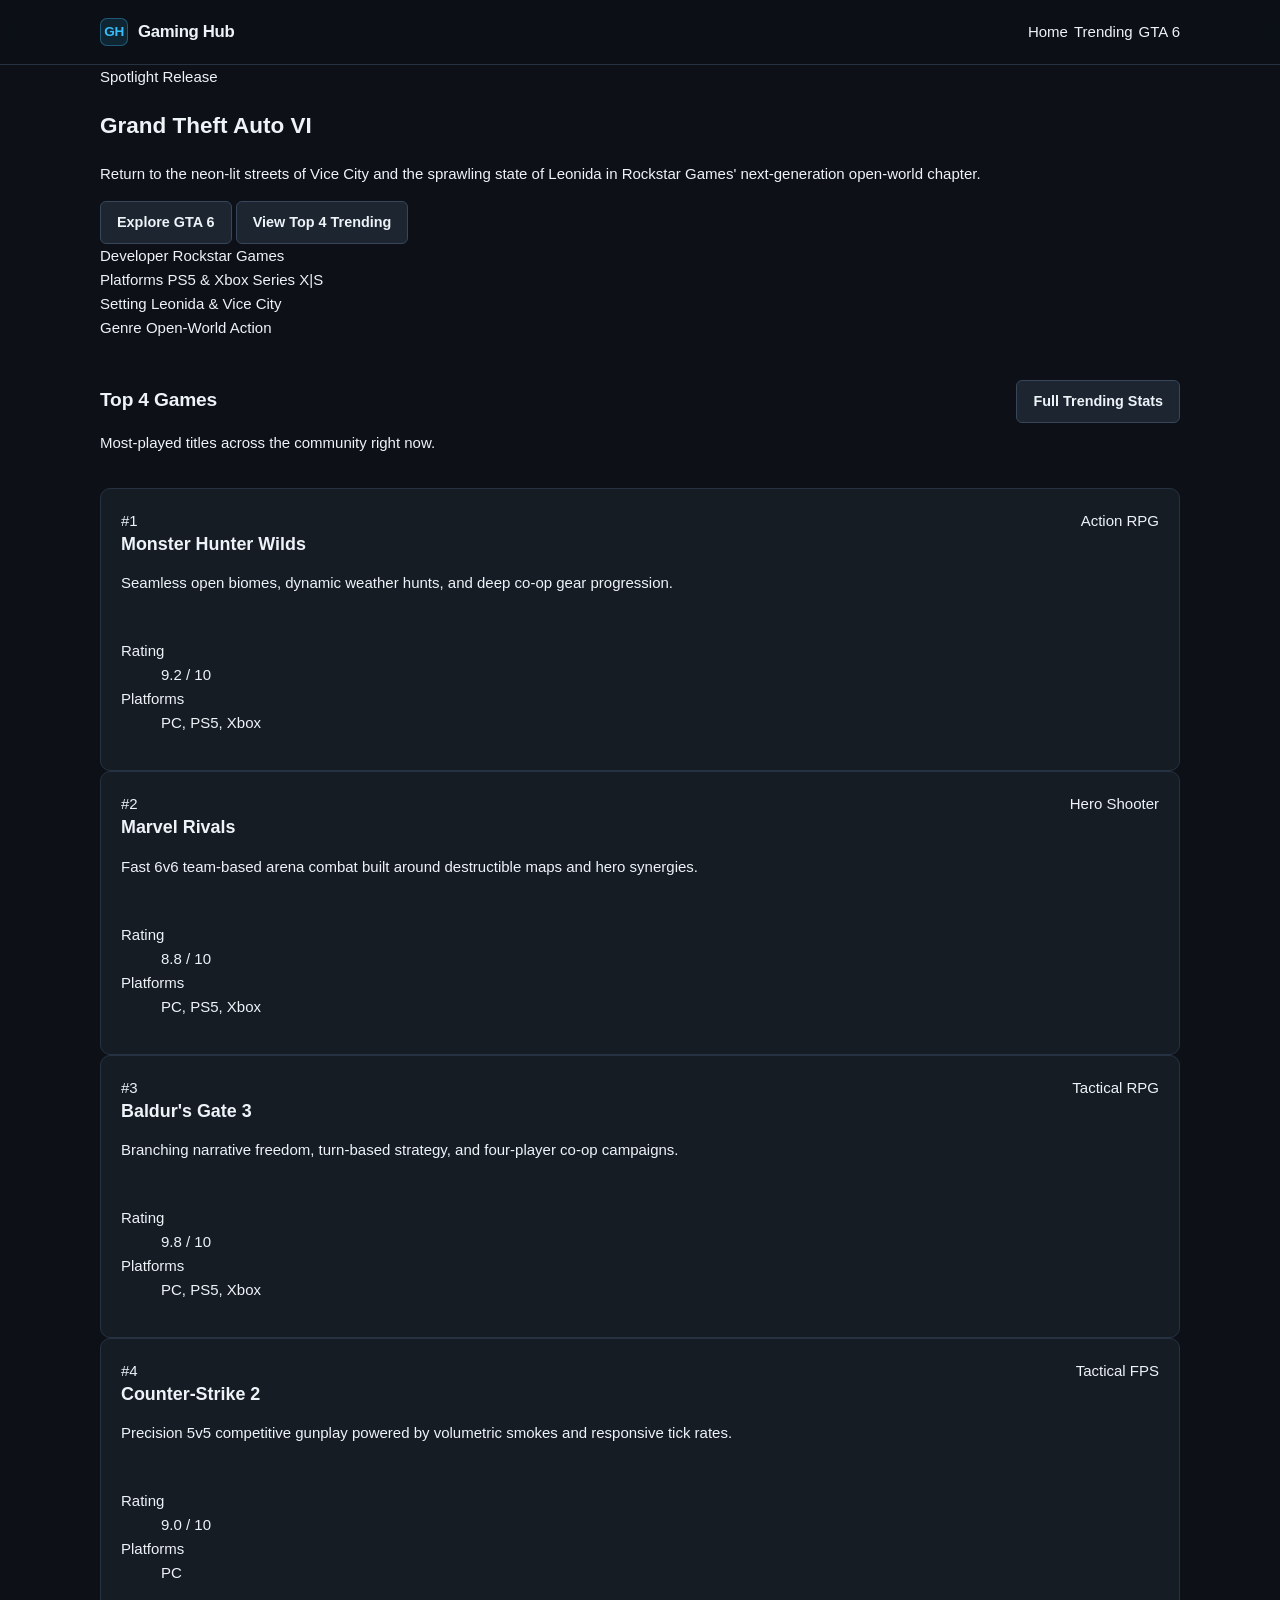
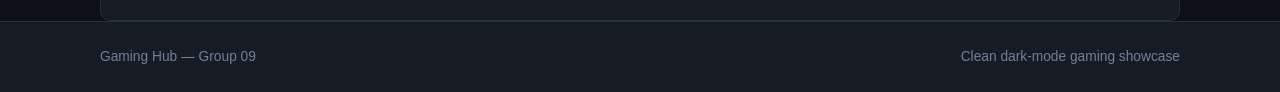
<file: index.html>
<!DOCTYPE html>
<html lang="en">
  <head>
    <meta charset="UTF-8" />
    <meta name="viewport" content="width=device-width, initial-scale=1.0" />
    <title>Gaming Hub — Home</title>
    <link rel="stylesheet" href="style.css" />
  </head>
  <body>
    <header class="site-header">
      <div class="container nav-bar">
        <a class="brand" href="index.html">
          <span class="brand-mark" aria-hidden="true">GH</span>
          <span>Gaming Hub</span>
        </a>
        <nav aria-label="Main navigation">
          <ul class="nav-links">
            <li><a href="index.html" aria-current="page">Home</a></li>
            <li><a href="trending.html">Trending</a></li>
            <li><a href="gta6.html">GTA 6</a></li>
          </ul>
        </nav>
      </div>
    </header>

    <main class="container">
      <!-- GTA 6 Spotlight -->
      <section class="spotlight" aria-labelledby="spotlight-heading">
        <div class="spotlight-grid">
          <div>
            <span class="badge badge-gta">Spotlight Release</span>
            <h1 id="spotlight-heading">Grand Theft Auto VI</h1>
            <p>
              Return to the neon-lit streets of Vice City and the sprawling state
              of Leonida in Rockstar Games' next-generation open-world chapter.
            </p>
            <div class="actions-row">
              <a class="btn btn-gta" href="gta6.html">Explore GTA 6</a>
              <a class="btn btn-secondary" href="trending.html">View Top 4 Trending</a>
            </div>
          </div>

          <aside class="meta-panel" aria-label="GTA 6 Quick Facts">
            <div class="meta-row">
              <span class="meta-label">Developer</span>
              <span class="meta-value">Rockstar Games</span>
            </div>
            <div class="meta-row">
              <span class="meta-label">Platforms</span>
              <span class="meta-value">PS5 &amp; Xbox Series X|S</span>
            </div>
            <div class="meta-row">
              <span class="meta-label">Setting</span>
              <span class="meta-value">Leonida &amp; Vice City</span>
            </div>
            <div class="meta-row">
              <span class="meta-label">Genre</span>
              <span class="meta-value">Open-World Action</span>
            </div>
          </aside>
        </div>
      </section>

      <!-- Top 4 Games Showcase -->
      <section class="section" aria-labelledby="top-games-heading">
        <div class="section-header">
          <div>
            <h2 class="section-title" id="top-games-heading">Top 4 Games</h2>
            <p class="section-subtitle">
              Most-played titles across the community right now.
            </p>
          </div>
          <a class="btn btn-secondary" href="trending.html">Full Trending Stats</a>
        </div>

        <div class="card-grid">
          <article class="card">
            <div>
              <div class="card-top">
                <span class="badge badge-rank">#1</span>
                <span class="badge">Action RPG</span>
              </div>
              <h3 class="card-title">Monster Hunter Wilds</h3>
              <p class="card-desc">
                Seamless open biomes, dynamic weather hunts, and deep co-op gear progression.
              </p>
            </div>
            <dl class="stat-list">
              <div class="stat-item">
                <dt>Rating</dt>
                <dd>9.2 / 10</dd>
              </div>
              <div class="stat-item">
                <dt>Platforms</dt>
                <dd>PC, PS5, Xbox</dd>
              </div>
            </dl>
          </article>

          <article class="card">
            <div>
              <div class="card-top">
                <span class="badge badge-rank">#2</span>
                <span class="badge">Hero Shooter</span>
              </div>
              <h3 class="card-title">Marvel Rivals</h3>
              <p class="card-desc">
                Fast 6v6 team-based arena combat built around destructible maps and hero synergies.
              </p>
            </div>
            <dl class="stat-list">
              <div class="stat-item">
                <dt>Rating</dt>
                <dd>8.8 / 10</dd>
              </div>
              <div class="stat-item">
                <dt>Platforms</dt>
                <dd>PC, PS5, Xbox</dd>
              </div>
            </dl>
          </article>

          <article class="card">
            <div>
              <div class="card-top">
                <span class="badge badge-rank">#3</span>
                <span class="badge">Tactical RPG</span>
              </div>
              <h3 class="card-title">Baldur's Gate 3</h3>
              <p class="card-desc">
                Branching narrative freedom, turn-based strategy, and four-player co-op campaigns.
              </p>
            </div>
            <dl class="stat-list">
              <div class="stat-item">
                <dt>Rating</dt>
                <dd>9.8 / 10</dd>
              </div>
              <div class="stat-item">
                <dt>Platforms</dt>
                <dd>PC, PS5, Xbox</dd>
              </div>
            </dl>
          </article>

          <article class="card">
            <div>
              <div class="card-top">
                <span class="badge badge-rank">#4</span>
                <span class="badge">Tactical FPS</span>
              </div>
              <h3 class="card-title">Counter-Strike 2</h3>
              <p class="card-desc">
                Precision 5v5 competitive gunplay powered by volumetric smokes and responsive tick rates.
              </p>
            </div>
            <dl class="stat-list">
              <div class="stat-item">
                <dt>Rating</dt>
                <dd>9.0 / 10</dd>
              </div>
              <div class="stat-item">
                <dt>Platforms</dt>
                <dd>PC</dd>
              </div>
            </dl>
          </article>
        </div>
      </section>
    </main>

    <footer class="site-footer">
      <div class="container footer-inner">
        <span>Gaming Hub &mdash; Group 09</span>
        <span>Clean dark-mode gaming showcase</span>
      </div>
    </footer>
  </body>
</html>
</file>
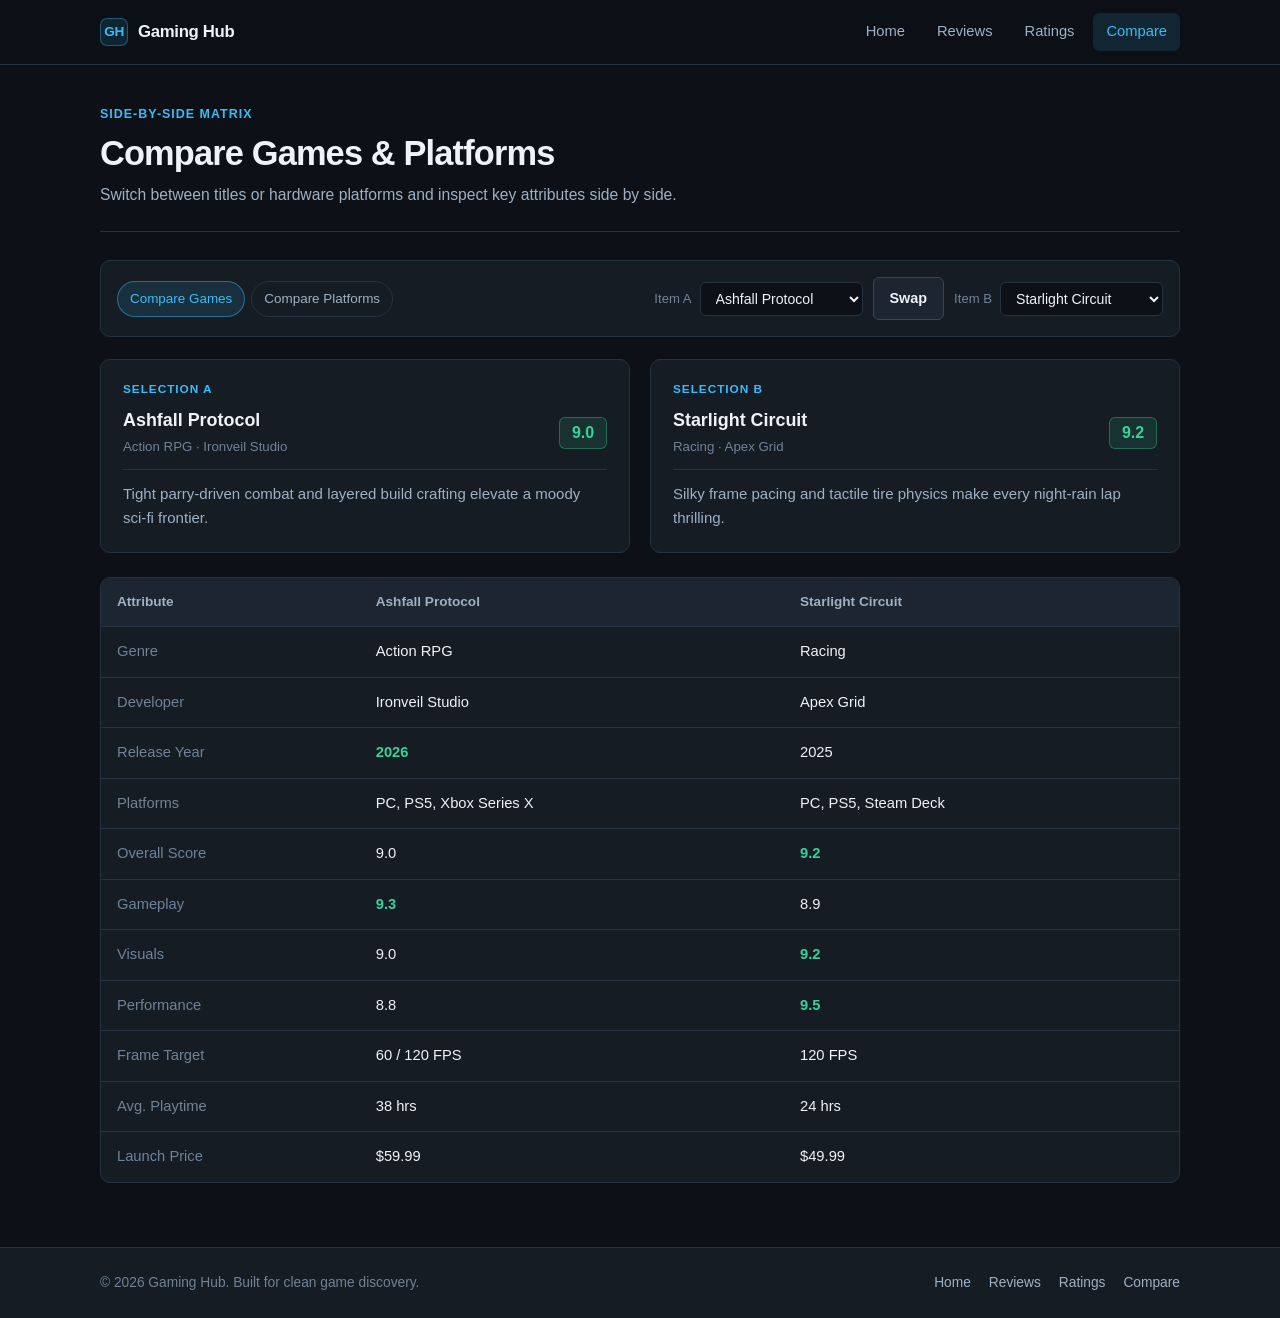
<file: compare.html>
<!DOCTYPE html>
<html lang="en">
  <head>
    <meta charset="UTF-8" />
    <meta name="viewport" content="width=device-width, initial-scale=1.0" />
    <title>Compare — Gaming Hub</title>
    <link rel="stylesheet" href="style.css" />
    <script src="app.js" defer></script>
  </head>
  <body data-page="compare">
    <header class="site-header">
      <div class="container nav-bar">
        <a class="brand" href="index.html">
          <span class="brand-mark" aria-hidden="true">GH</span>
          <span>Gaming Hub</span>
        </a>

        <button
          type="button"
          class="nav-toggle"
          data-nav-toggle
          aria-expanded="false"
          aria-controls="primary-nav"
        >
          Menu
        </button>

        <nav aria-label="Primary">
          <ul id="primary-nav" class="nav-links" data-nav-links>
            <li><a class="nav-link" href="index.html">Home</a></li>
            <li><a class="nav-link" href="reviews.html">Reviews</a></li>
            <li><a class="nav-link" href="ratings.html">Ratings</a></li>
            <li><a class="nav-link" href="compare.html" aria-current="page">Compare</a></li>
          </ul>
        </nav>
      </div>
    </header>

    <main>
      <div class="container">
        <header class="page-header">
          <span class="eyebrow">Side-by-Side Matrix</span>
          <h1 class="page-title">Compare Games &amp; Platforms</h1>
          <p class="page-subtitle">
            Switch between titles or hardware platforms and inspect key attributes side by side.
          </p>
        </header>

        <section aria-label="Comparison controls">
          <div class="compare-toolbar">
            <div class="filter-pills" role="group" aria-label="Comparison mode">
              <button type="button" class="pill-btn is-active" data-compare-mode="games">
                Compare Games
              </button>
              <button type="button" class="pill-btn" data-compare-mode="platforms">
                Compare Platforms
              </button>
            </div>

            <div class="compare-selectors">
              <div class="control-field">
                <label class="control-label" for="compare-select-a">Item A</label>
                <select id="compare-select-a" class="select"></select>
              </div>

              <button type="button" id="compare-swap-btn" class="btn" aria-label="Swap selections">
                Swap
              </button>

              <div class="control-field">
                <label class="control-label" for="compare-select-b">Item B</label>
                <select id="compare-select-b" class="select"></select>
              </div>
            </div>
          </div>
        </section>

        <section aria-label="Selected item summaries">
          <div id="compare-cards" class="compare-cards"></div>
        </section>

        <section aria-label="Attribute comparison table">
          <div class="compare-table-wrap">
            <table class="compare-table">
              <thead>
                <tr>
                  <th scope="col">Attribute</th>
                  <th id="compare-th-a" scope="col">Selection A</th>
                  <th id="compare-th-b" scope="col">Selection B</th>
                </tr>
              </thead>
              <tbody id="compare-table-body"></tbody>
            </table>
          </div>
        </section>
      </div>
    </main>

    <footer class="site-footer">
      <div class="container footer-inner">
        <p style="margin: 0;">&copy; 2026 Gaming Hub. Built for clean game discovery.</p>
        <ul class="footer-links">
          <li><a href="index.html">Home</a></li>
          <li><a href="reviews.html">Reviews</a></li>
          <li><a href="ratings.html">Ratings</a></li>
          <li><a href="compare.html">Compare</a></li>
        </ul>
      </div>
    </footer>
  </body>
</html>
</file>
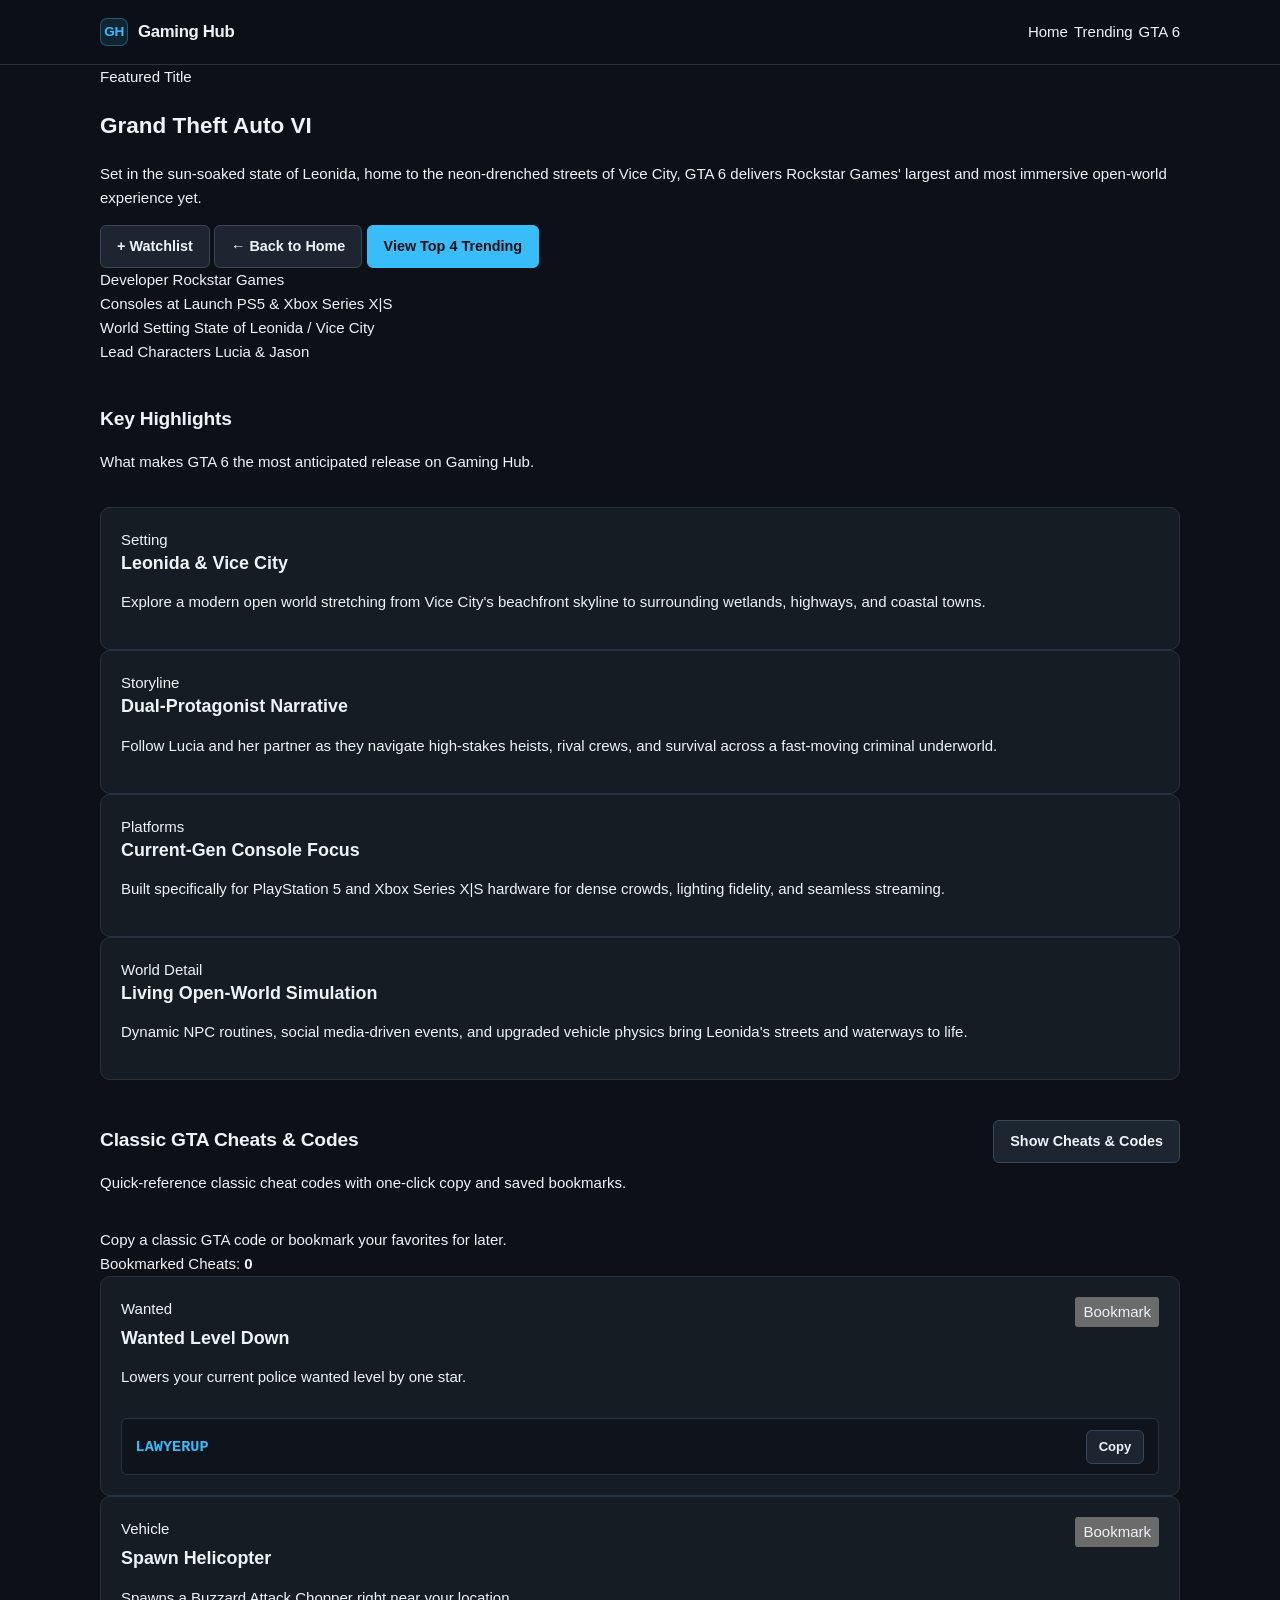
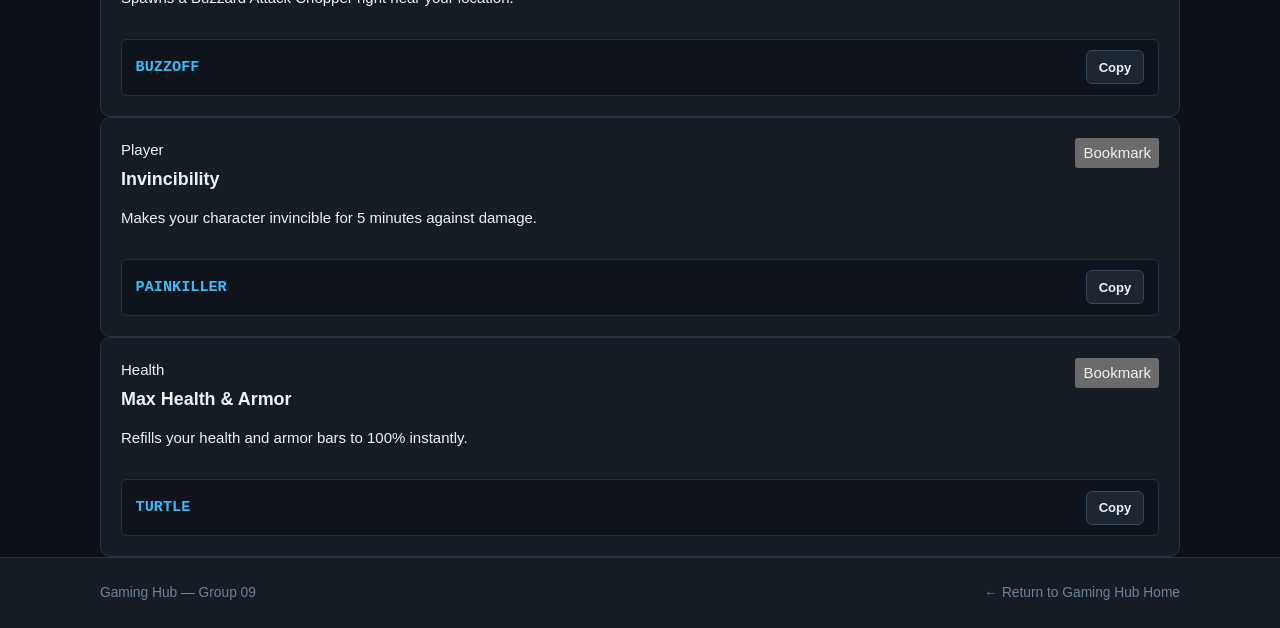
<file: gta6.html>
<!DOCTYPE html>
<html lang="en">
  <head>
    <meta charset="UTF-8" />
    <meta name="viewport" content="width=device-width, initial-scale=1.0" />
    <title>Gaming Hub — Grand Theft Auto VI</title>
    <link rel="stylesheet" href="style.css" />
    <script src="script.js" defer></script>
  </head>
  <body>
    <header class="site-header">
      <div class="container nav-bar">
        <a class="brand" href="index.html">
          <span class="brand-mark" aria-hidden="true">GH</span>
          <span>Gaming Hub</span>
        </a>
        <nav aria-label="Main navigation">
          <ul class="nav-links">
            <li><a href="index.html">Home</a></li>
            <li><a href="trending.html">Trending</a></li>
            <li><a href="gta6.html" aria-current="page">GTA 6</a></li>
          </ul>
        </nav>
      </div>
    </header>

    <main class="container">
      <!-- GTA 6 Hero Overview -->
      <section class="spotlight" aria-labelledby="gta6-title">
        <div class="spotlight-grid">
          <div>
            <span class="badge badge-gta">Featured Title</span>
            <h1 id="gta6-title">Grand Theft Auto VI</h1>
            <p>
              Set in the sun-soaked state of Leonida, home to the neon-drenched
              streets of Vice City, GTA 6 delivers Rockstar Games' largest and
              most immersive open-world experience yet.
            </p>
            <div class="actions-row">
              <button
                class="btn btn-secondary btn-watchlist"
                type="button"
                data-watchlist-id="gta-6"
                aria-pressed="false"
              >
                + Watchlist
              </button>
              <a class="btn btn-secondary" href="index.html">&larr; Back to Home</a>
              <a class="btn btn-primary" href="trending.html">View Top 4 Trending</a>
            </div>
          </div>

          <aside class="meta-panel" aria-label="Release and Platform Details">
            <div class="meta-row">
              <span class="meta-label">Developer</span>
              <span class="meta-value">Rockstar Games</span>
            </div>
            <div class="meta-row">
              <span class="meta-label">Consoles at Launch</span>
              <span class="meta-value">PS5 &amp; Xbox Series X|S</span>
            </div>
            <div class="meta-row">
              <span class="meta-label">World Setting</span>
              <span class="meta-value">State of Leonida / Vice City</span>
            </div>
            <div class="meta-row">
              <span class="meta-label">Lead Characters</span>
              <span class="meta-value">Lucia &amp; Jason</span>
            </div>
          </aside>
        </div>
      </section>

      <!-- Key Highlights -->
      <section class="section" aria-labelledby="highlights-heading">
        <div class="section-header">
          <div>
            <h2 class="section-title" id="highlights-heading">Key Highlights</h2>
            <p class="section-subtitle">
              What makes GTA 6 the most anticipated release on Gaming Hub.
            </p>
          </div>
        </div>

        <div class="card-grid-2">
          <article class="card">
            <div>
              <span class="badge badge-gta">Setting</span>
              <h3 class="card-title">Leonida &amp; Vice City</h3>
              <p class="card-desc">
                Explore a modern open world stretching from Vice City's beachfront
                skyline to surrounding wetlands, highways, and coastal towns.
              </p>
            </div>
          </article>

          <article class="card">
            <div>
              <span class="badge">Storyline</span>
              <h3 class="card-title">Dual-Protagonist Narrative</h3>
              <p class="card-desc">
                Follow Lucia and her partner as they navigate high-stakes heists,
                rival crews, and survival across a fast-moving criminal underworld.
              </p>
            </div>
          </article>

          <article class="card">
            <div>
              <span class="badge">Platforms</span>
              <h3 class="card-title">Current-Gen Console Focus</h3>
              <p class="card-desc">
                Built specifically for PlayStation 5 and Xbox Series X|S hardware
                for dense crowds, lighting fidelity, and seamless streaming.
              </p>
            </div>
          </article>

          <article class="card">
            <div>
              <span class="badge">World Detail</span>
              <h3 class="card-title">Living Open-World Simulation</h3>
              <p class="card-desc">
                Dynamic NPC routines, social media-driven events, and upgraded
                vehicle physics bring Leonida's streets and waterways to life.
              </p>
            </div>
          </article>
        </div>
      </section>

      <!-- Classic GTA Cheats & Codes -->
      <section class="section" aria-labelledby="cheats-heading">
        <div class="section-header">
          <div>
            <h2 class="section-title" id="cheats-heading">Classic GTA Cheats &amp; Codes</h2>
            <p class="section-subtitle">
              Quick-reference classic cheat codes with one-click copy and saved bookmarks.
            </p>
          </div>
          <button
            id="toggle-cheats-btn"
            class="btn btn-gta"
            type="button"
            aria-expanded="false"
            aria-controls="cheats-panel"
          >
            Show Cheats &amp; Codes
          </button>
        </div>

        <div id="cheats-panel" class="is-hidden">
          <div class="toolbar" role="region" aria-label="Cheat bookmarks summary">
            <span class="card-desc">
              Copy a classic GTA code or bookmark your favorites for later.
            </span>
            <div class="watchlist-counter">
              Bookmarked Cheats: <strong id="cheats-bookmark-count">0</strong>
            </div>
          </div>

          <div class="card-grid-2">
            <article class="card">
              <div>
                <div class="card-top">
                  <span class="badge badge-gta">Wanted</span>
                  <button
                    class="filter-btn"
                    type="button"
                    data-cheat-bookmark="wanted-level-down"
                    aria-pressed="false"
                  >
                    Bookmark
                  </button>
                </div>
                <h3 class="card-title">Wanted Level Down</h3>
                <p class="card-desc">
                  Lowers your current police wanted level by one star.
                </p>
              </div>
              <div
                style="
                  display: flex;
                  align-items: center;
                  justify-content: space-between;
                  gap: 0.75rem;
                  padding: 0.65rem 0.85rem;
                  border-radius: var(--radius-sm);
                  background: rgba(11, 15, 23, 0.65);
                  border: 1px solid var(--border-subtle);
                "
              >
                <code style="font-size: 0.95rem; font-weight: 700; color: var(--accent);">
                  LAWYERUP
                </code>
                <button
                  class="btn btn-secondary"
                  type="button"
                  data-copy-code="LAWYERUP"
                  aria-label="Copy Wanted Level Down code"
                  style="padding: 0.35rem 0.75rem; font-size: 0.82rem;"
                >
                  Copy
                </button>
              </div>
            </article>

            <article class="card">
              <div>
                <div class="card-top">
                  <span class="badge badge-gta">Vehicle</span>
                  <button
                    class="filter-btn"
                    type="button"
                    data-cheat-bookmark="spawn-helicopter"
                    aria-pressed="false"
                  >
                    Bookmark
                  </button>
                </div>
                <h3 class="card-title">Spawn Helicopter</h3>
                <p class="card-desc">
                  Spawns a Buzzard Attack Chopper right near your location.
                </p>
              </div>
              <div
                style="
                  display: flex;
                  align-items: center;
                  justify-content: space-between;
                  gap: 0.75rem;
                  padding: 0.65rem 0.85rem;
                  border-radius: var(--radius-sm);
                  background: rgba(11, 15, 23, 0.65);
                  border: 1px solid var(--border-subtle);
                "
              >
                <code style="font-size: 0.95rem; font-weight: 700; color: var(--accent);">
                  BUZZOFF
                </code>
                <button
                  class="btn btn-secondary"
                  type="button"
                  data-copy-code="BUZZOFF"
                  aria-label="Copy Spawn Helicopter code"
                  style="padding: 0.35rem 0.75rem; font-size: 0.82rem;"
                >
                  Copy
                </button>
              </div>
            </article>

            <article class="card">
              <div>
                <div class="card-top">
                  <span class="badge badge-gta">Player</span>
                  <button
                    class="filter-btn"
                    type="button"
                    data-cheat-bookmark="invincibility"
                    aria-pressed="false"
                  >
                    Bookmark
                  </button>
                </div>
                <h3 class="card-title">Invincibility</h3>
                <p class="card-desc">
                  Makes your character invincible for 5 minutes against damage.
                </p>
              </div>
              <div
                style="
                  display: flex;
                  align-items: center;
                  justify-content: space-between;
                  gap: 0.75rem;
                  padding: 0.65rem 0.85rem;
                  border-radius: var(--radius-sm);
                  background: rgba(11, 15, 23, 0.65);
                  border: 1px solid var(--border-subtle);
                "
              >
                <code style="font-size: 0.95rem; font-weight: 700; color: var(--accent);">
                  PAINKILLER
                </code>
                <button
                  class="btn btn-secondary"
                  type="button"
                  data-copy-code="PAINKILLER"
                  aria-label="Copy Invincibility code"
                  style="padding: 0.35rem 0.75rem; font-size: 0.82rem;"
                >
                  Copy
                </button>
              </div>
            </article>

            <article class="card">
              <div>
                <div class="card-top">
                  <span class="badge badge-gta">Health</span>
                  <button
                    class="filter-btn"
                    type="button"
                    data-cheat-bookmark="max-health-armor"
                    aria-pressed="false"
                  >
                    Bookmark
                  </button>
                </div>
                <h3 class="card-title">Max Health &amp; Armor</h3>
                <p class="card-desc">
                  Refills your health and armor bars to 100% instantly.
                </p>
              </div>
              <div
                style="
                  display: flex;
                  align-items: center;
                  justify-content: space-between;
                  gap: 0.75rem;
                  padding: 0.65rem 0.85rem;
                  border-radius: var(--radius-sm);
                  background: rgba(11, 15, 23, 0.65);
                  border: 1px solid var(--border-subtle);
                "
              >
                <code style="font-size: 0.95rem; font-weight: 700; color: var(--accent);">
                  TURTLE
                </code>
                <button
                  class="btn btn-secondary"
                  type="button"
                  data-copy-code="TURTLE"
                  aria-label="Copy Max Health and Armor code"
                  style="padding: 0.35rem 0.75rem; font-size: 0.82rem;"
                >
                  Copy
                </button>
              </div>
            </article>
          </div>
        </div>
      </section>
    </main>

    <footer class="site-footer">
      <div class="container footer-inner">
        <span>Gaming Hub &mdash; Group 09</span>
        <a href="index.html">&larr; Return to Gaming Hub Home</a>
      </div>
    </footer>
  </body>
</html>
</file>
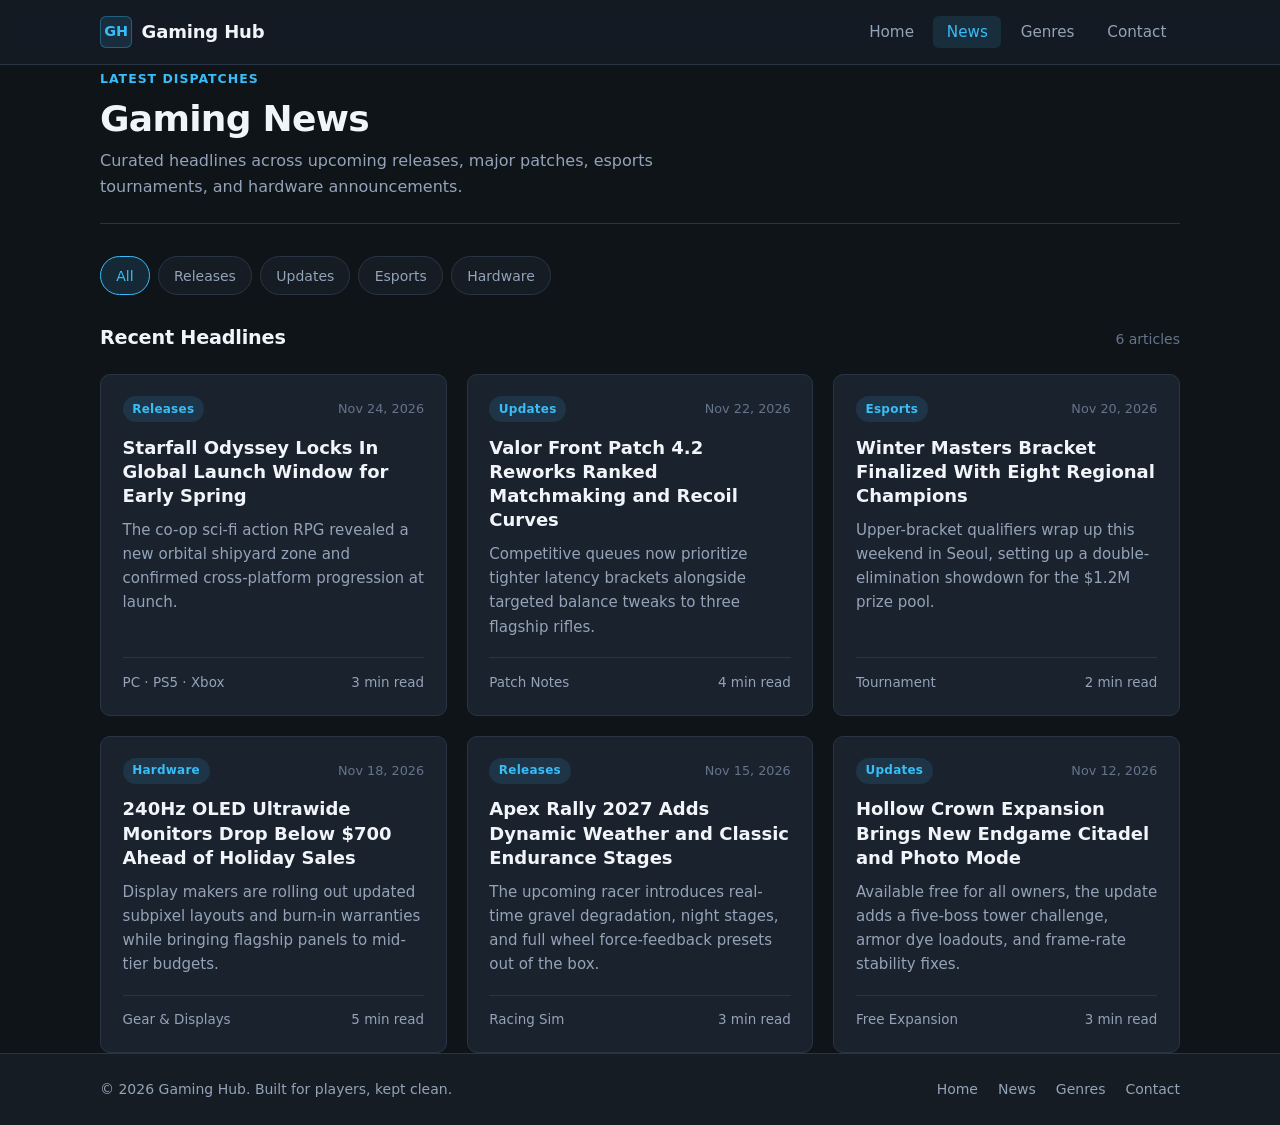
<file: news.html>
<!DOCTYPE html>
<html lang="en">
  <head>
    <meta charset="UTF-8" />
    <meta name="viewport" content="width=device-width, initial-scale=1.0" />
    <title>News — Gaming Hub</title>
    <link rel="stylesheet" href="css/news.css" />
  </head>
  <body>
    <header class="site-header">
      <div class="container navbar">
        <a class="brand" href="index.html">
          <span class="brand-mark" aria-hidden="true">GH</span>
          <span>Gaming Hub</span>
        </a>
        <button
          class="nav-toggle"
          type="button"
          aria-expanded="false"
          aria-controls="primary-nav"
          aria-label="Toggle navigation"
        >
          Menu
        </button>
        <nav id="primary-nav" aria-label="Primary">
          <ul class="nav-links">
            <li><a class="nav-link" href="index.html">Home</a></li>
            <li>
              <a class="nav-link active" href="news.html" aria-current="page"
                >News</a
              >
            </li>
            <li><a class="nav-link" href="genres.html">Genres</a></li>
            <li><a class="nav-link" href="contact.html">Contact</a></li>
          </ul>
        </nav>
      </div>
    </header>

    <main class="container">
      <section class="page-header">
        <span class="page-eyebrow">Latest Dispatches</span>
        <h1>Gaming News</h1>
        <p class="page-lead">
          Curated headlines across upcoming releases, major patches, esports
          tournaments, and hardware announcements.
        </p>
      </section>

      <section aria-label="News filter and articles">
        <div class="filter-bar" role="group" aria-label="Filter news by topic">
          <button
            class="filter-btn active"
            type="button"
            data-filter="all"
            aria-pressed="true"
          >
            All
          </button>
          <button
            class="filter-btn"
            type="button"
            data-filter="releases"
            aria-pressed="false"
          >
            Releases
          </button>
          <button
            class="filter-btn"
            type="button"
            data-filter="updates"
            aria-pressed="false"
          >
            Updates
          </button>
          <button
            class="filter-btn"
            type="button"
            data-filter="esports"
            aria-pressed="false"
          >
            Esports
          </button>
          <button
            class="filter-btn"
            type="button"
            data-filter="hardware"
            aria-pressed="false"
          >
            Hardware
          </button>
        </div>

        <div class="section-heading">
          <h2>Recent Headlines</h2>
          <span id="news-count" class="results-count">6 articles</span>
        </div>

        <div id="news-grid" class="card-grid">
          <article class="card news-card" data-category="releases">
            <div class="card-meta">
              <span class="badge">Releases</span>
              <time datetime="2026-11-24">Nov 24, 2026</time>
            </div>
            <h3 class="card-title">
              Starfall Odyssey Locks In Global Launch Window for Early Spring
            </h3>
            <p class="card-text">
              The co-op sci-fi action RPG revealed a new orbital shipyard zone and
              confirmed cross-platform progression at launch.
            </p>
            <div class="card-footer">
              <span>PC · PS5 · Xbox</span>
              <span>3 min read</span>
            </div>
          </article>

          <article class="card news-card" data-category="updates">
            <div class="card-meta">
              <span class="badge">Updates</span>
              <time datetime="2026-11-22">Nov 22, 2026</time>
            </div>
            <h3 class="card-title">
              Valor Front Patch 4.2 Reworks Ranked Matchmaking and Recoil Curves
            </h3>
            <p class="card-text">
              Competitive queues now prioritize tighter latency brackets alongside
              targeted balance tweaks to three flagship rifles.
            </p>
            <div class="card-footer">
              <span>Patch Notes</span>
              <span>4 min read</span>
            </div>
          </article>

          <article class="card news-card" data-category="esports">
            <div class="card-meta">
              <span class="badge">Esports</span>
              <time datetime="2026-11-20">Nov 20, 2026</time>
            </div>
            <h3 class="card-title">
              Winter Masters Bracket Finalized With Eight Regional Champions
            </h3>
            <p class="card-text">
              Upper-bracket qualifiers wrap up this weekend in Seoul, setting up
              a double-elimination showdown for the $1.2M prize pool.
            </p>
            <div class="card-footer">
              <span>Tournament</span>
              <span>2 min read</span>
            </div>
          </article>

          <article class="card news-card" data-category="hardware">
            <div class="card-meta">
              <span class="badge">Hardware</span>
              <time datetime="2026-11-18">Nov 18, 2026</time>
            </div>
            <h3 class="card-title">
              240Hz OLED Ultrawide Monitors Drop Below $700 Ahead of Holiday
              Sales
            </h3>
            <p class="card-text">
              Display makers are rolling out updated subpixel layouts and burn-in
              warranties while bringing flagship panels to mid-tier budgets.
            </p>
            <div class="card-footer">
              <span>Gear &amp; Displays</span>
              <span>5 min read</span>
            </div>
          </article>

          <article class="card news-card" data-category="releases">
            <div class="card-meta">
              <span class="badge">Releases</span>
              <time datetime="2026-11-15">Nov 15, 2026</time>
            </div>
            <h3 class="card-title">
              Apex Rally 2027 Adds Dynamic Weather and Classic Endurance Stages
            </h3>
            <p class="card-text">
              The upcoming racer introduces real-time gravel degradation, night
              stages, and full wheel force-feedback presets out of the box.
            </p>
            <div class="card-footer">
              <span>Racing Sim</span>
              <span>3 min read</span>
            </div>
          </article>

          <article class="card news-card" data-category="updates">
            <div class="card-meta">
              <span class="badge">Updates</span>
              <time datetime="2026-11-12">Nov 12, 2026</time>
            </div>
            <h3 class="card-title">
              Hollow Crown Expansion Brings New Endgame Citadel and Photo Mode
            </h3>
            <p class="card-text">
              Available free for all owners, the update adds a five-boss tower
              challenge, armor dye loadouts, and frame-rate stability fixes.
            </p>
            <div class="card-footer">
              <span>Free Expansion</span>
              <span>3 min read</span>
            </div>
          </article>
        </div>

        <p id="news-empty" class="empty-state hidden">
          No news articles match this category right now.
        </p>
      </section>
    </main>

    <footer class="site-footer">
      <div class="container footer-inner">
        <p>&copy; 2026 Gaming Hub. Built for players, kept clean.</p>
        <ul class="footer-links">
          <li><a href="index.html">Home</a></li>
          <li><a href="news.html">News</a></li>
          <li><a href="genres.html">Genres</a></li>
          <li><a href="contact.html">Contact</a></li>
        </ul>
      </div>
    </footer>

    <script src="js/news.js"></script>
  </body>
</html>
</file>
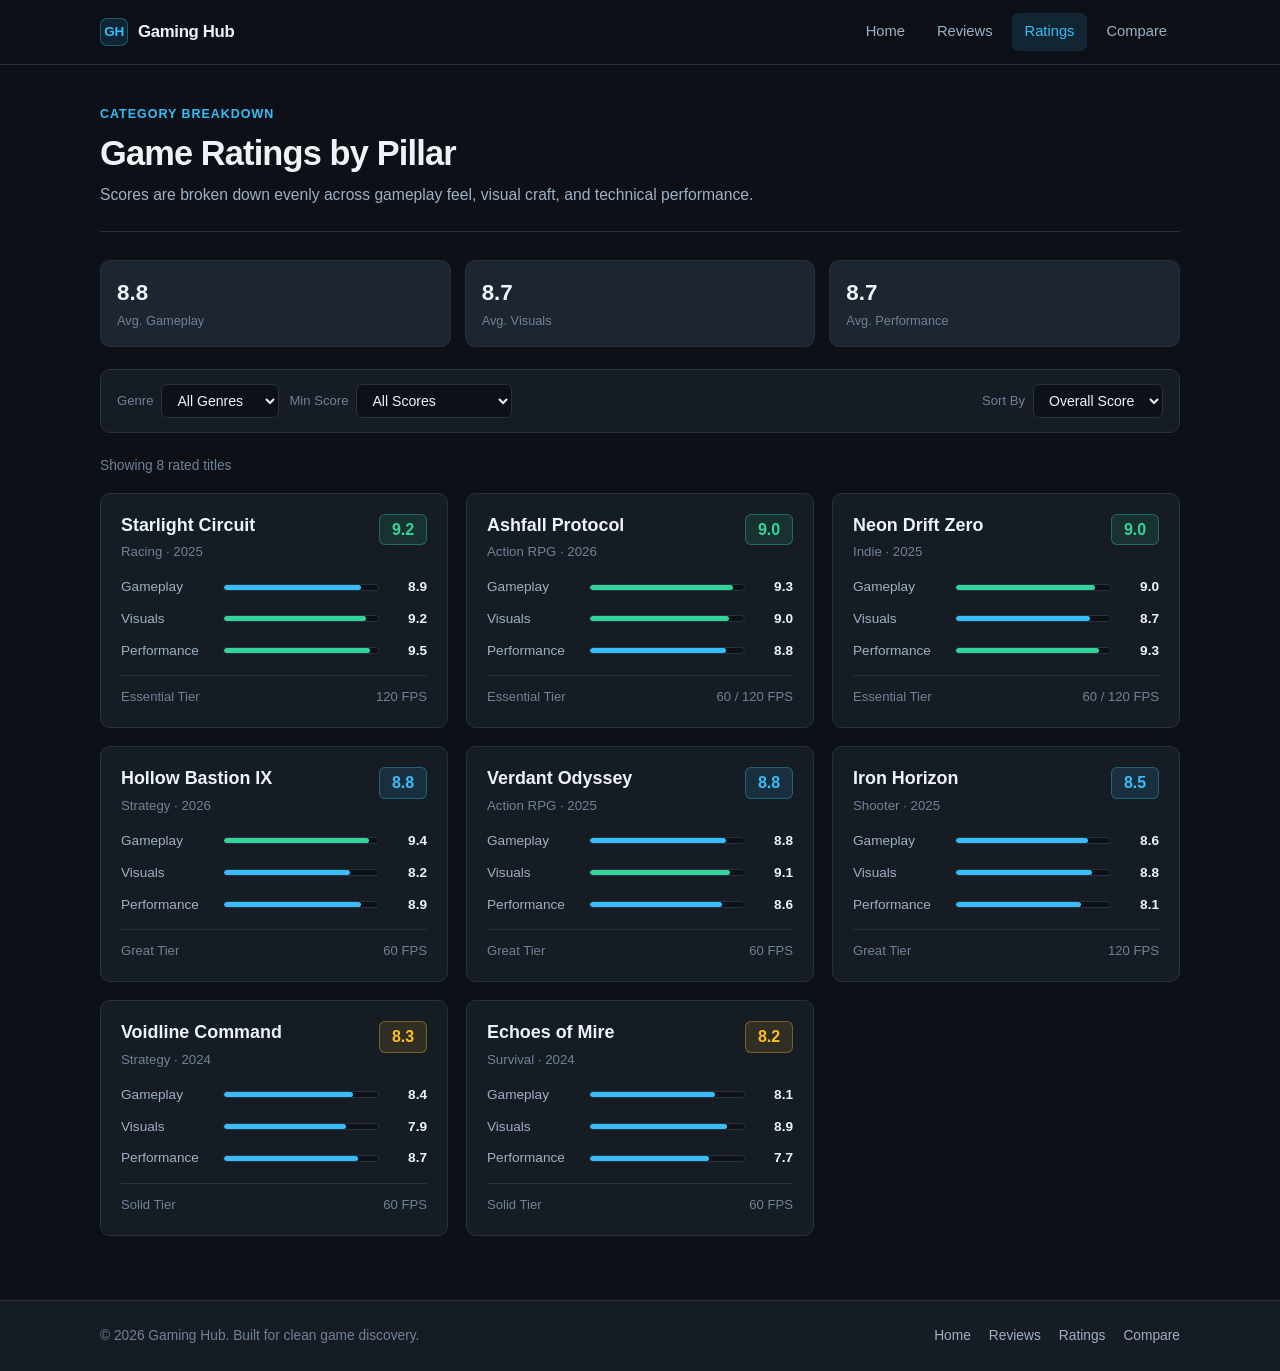
<file: ratings.html>
<!DOCTYPE html>
<html lang="en">
  <head>
    <meta charset="UTF-8" />
    <meta name="viewport" content="width=device-width, initial-scale=1.0" />
    <title>Ratings — Gaming Hub</title>
    <link rel="stylesheet" href="style.css" />
    <script src="app.js" defer></script>
  </head>
  <body data-page="ratings">
    <header class="site-header">
      <div class="container nav-bar">
        <a class="brand" href="index.html">
          <span class="brand-mark" aria-hidden="true">GH</span>
          <span>Gaming Hub</span>
        </a>

        <button
          type="button"
          class="nav-toggle"
          data-nav-toggle
          aria-expanded="false"
          aria-controls="primary-nav"
        >
          Menu
        </button>

        <nav aria-label="Primary">
          <ul id="primary-nav" class="nav-links" data-nav-links>
            <li><a class="nav-link" href="index.html">Home</a></li>
            <li><a class="nav-link" href="reviews.html">Reviews</a></li>
            <li><a class="nav-link" href="ratings.html" aria-current="page">Ratings</a></li>
            <li><a class="nav-link" href="compare.html">Compare</a></li>
          </ul>
        </nav>
      </div>
    </header>

    <main>
      <div class="container">
        <header class="page-header">
          <span class="eyebrow">Category Breakdown</span>
          <h1 class="page-title">Game Ratings by Pillar</h1>
          <p class="page-subtitle">
            Scores are broken down evenly across gameplay feel, visual craft, and technical performance.
          </p>
        </header>

        <section class="summary-strip" aria-label="Filtered category averages">
          <div class="stat-tile">
            <span id="avg-gameplay" class="stat-value tabular">—</span>
            <span class="stat-label">Avg. Gameplay</span>
          </div>
          <div class="stat-tile">
            <span id="avg-visuals" class="stat-value tabular">—</span>
            <span class="stat-label">Avg. Visuals</span>
          </div>
          <div class="stat-tile">
            <span id="avg-performance" class="stat-value tabular">—</span>
            <span class="stat-label">Avg. Performance</span>
          </div>
        </section>

        <section aria-label="Ratings controls">
          <div class="controls-bar">
            <div class="control-inputs">
              <div class="control-field">
                <label class="control-label" for="ratings-genre-select">Genre</label>
                <select id="ratings-genre-select" class="select"></select>
              </div>

              <div class="control-field">
                <label class="control-label" for="ratings-min-select">Min Score</label>
                <select id="ratings-min-select" class="select">
                  <option value="0">All Scores</option>
                  <option value="8.5">8.5+ (Great &amp; Up)</option>
                  <option value="9.0">9.0+ (Essential)</option>
                </select>
              </div>
            </div>

            <div class="control-inputs">
              <div class="control-field">
                <label class="control-label" for="ratings-sort-select">Sort By</label>
                <select id="ratings-sort-select" class="select">
                  <option value="overall">Overall Score</option>
                  <option value="gameplay">Gameplay</option>
                  <option value="visuals">Visuals</option>
                  <option value="performance">Performance</option>
                </select>
              </div>
            </div>
          </div>

          <div class="results-meta">
            <span id="ratings-count" class="tabular"></span>
          </div>
        </section>

        <section aria-label="Game rating cards">
          <div id="ratings-grid" class="grid grid-3"></div>
        </section>
      </div>
    </main>

    <footer class="site-footer">
      <div class="container footer-inner">
        <p style="margin: 0;">&copy; 2026 Gaming Hub. Built for clean game discovery.</p>
        <ul class="footer-links">
          <li><a href="index.html">Home</a></li>
          <li><a href="reviews.html">Reviews</a></li>
          <li><a href="ratings.html">Ratings</a></li>
          <li><a href="compare.html">Compare</a></li>
        </ul>
      </div>
    </footer>
  </body>
</html>
</file>
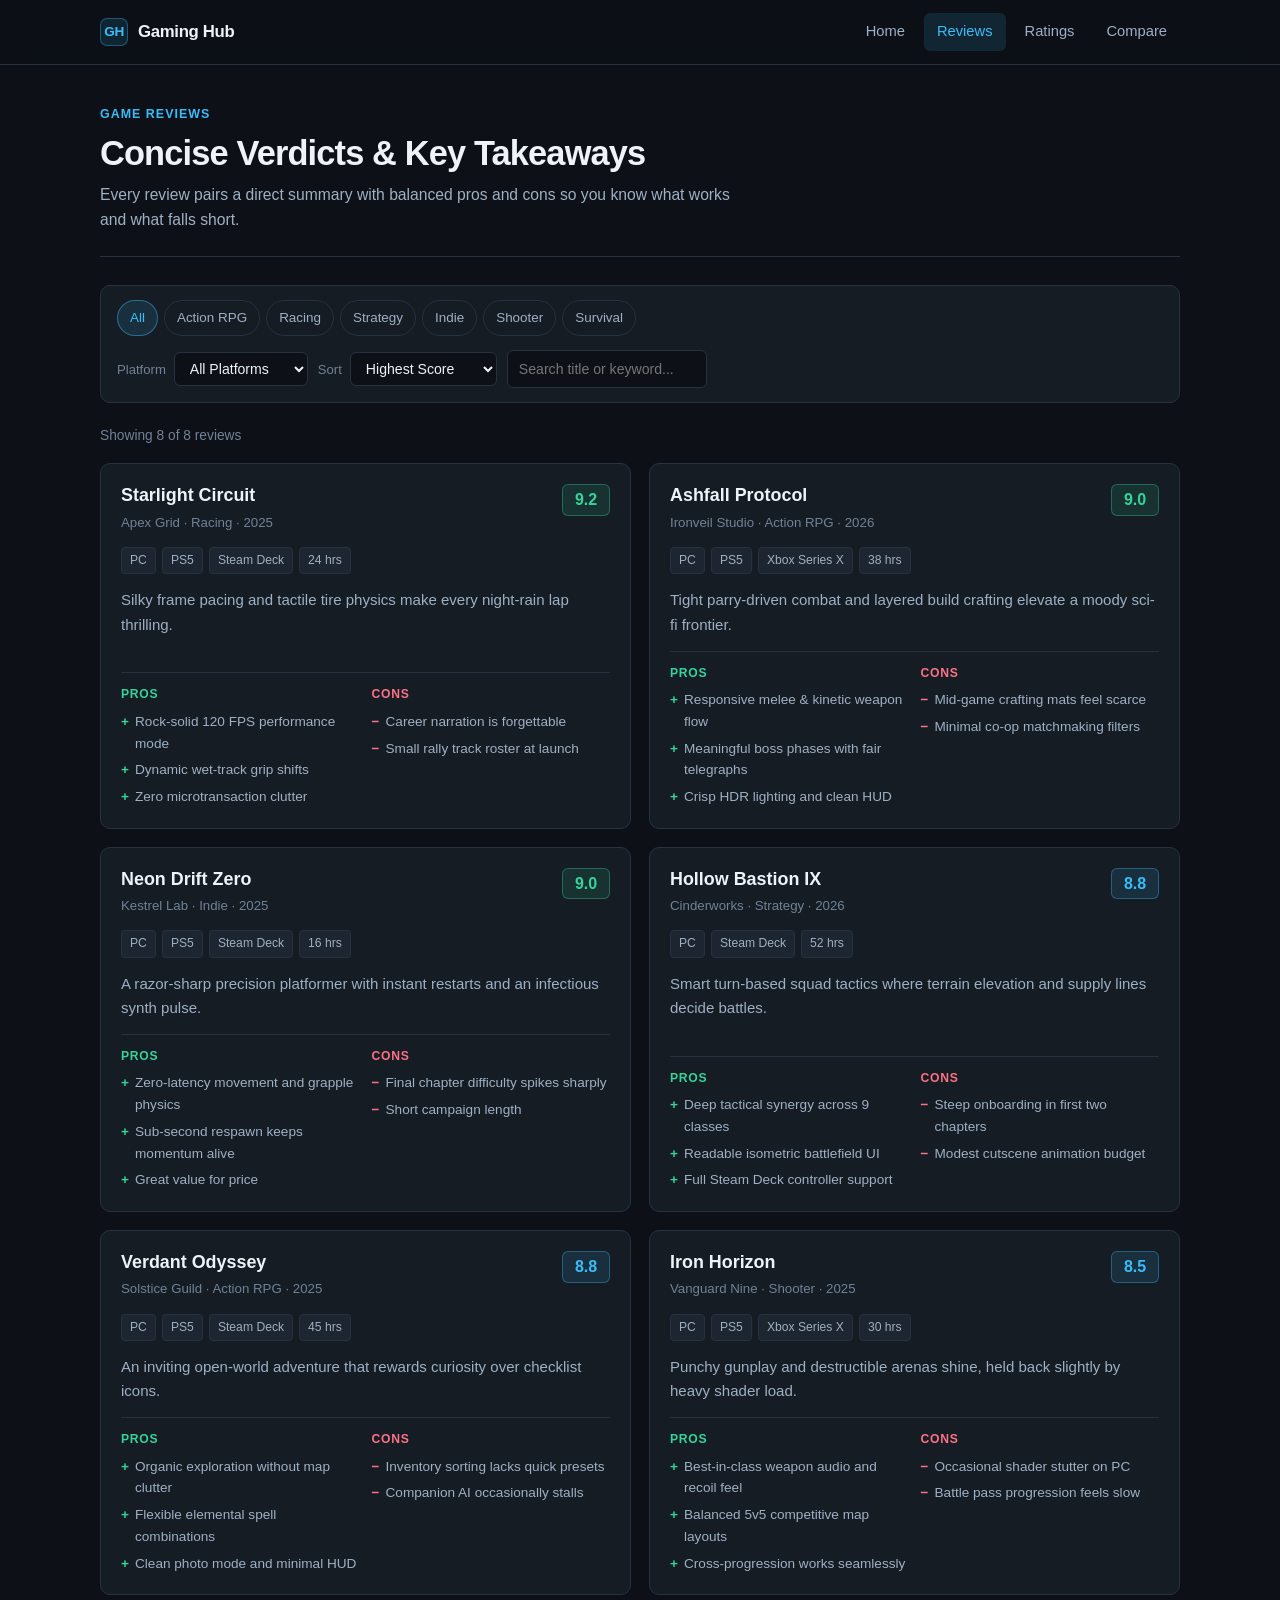
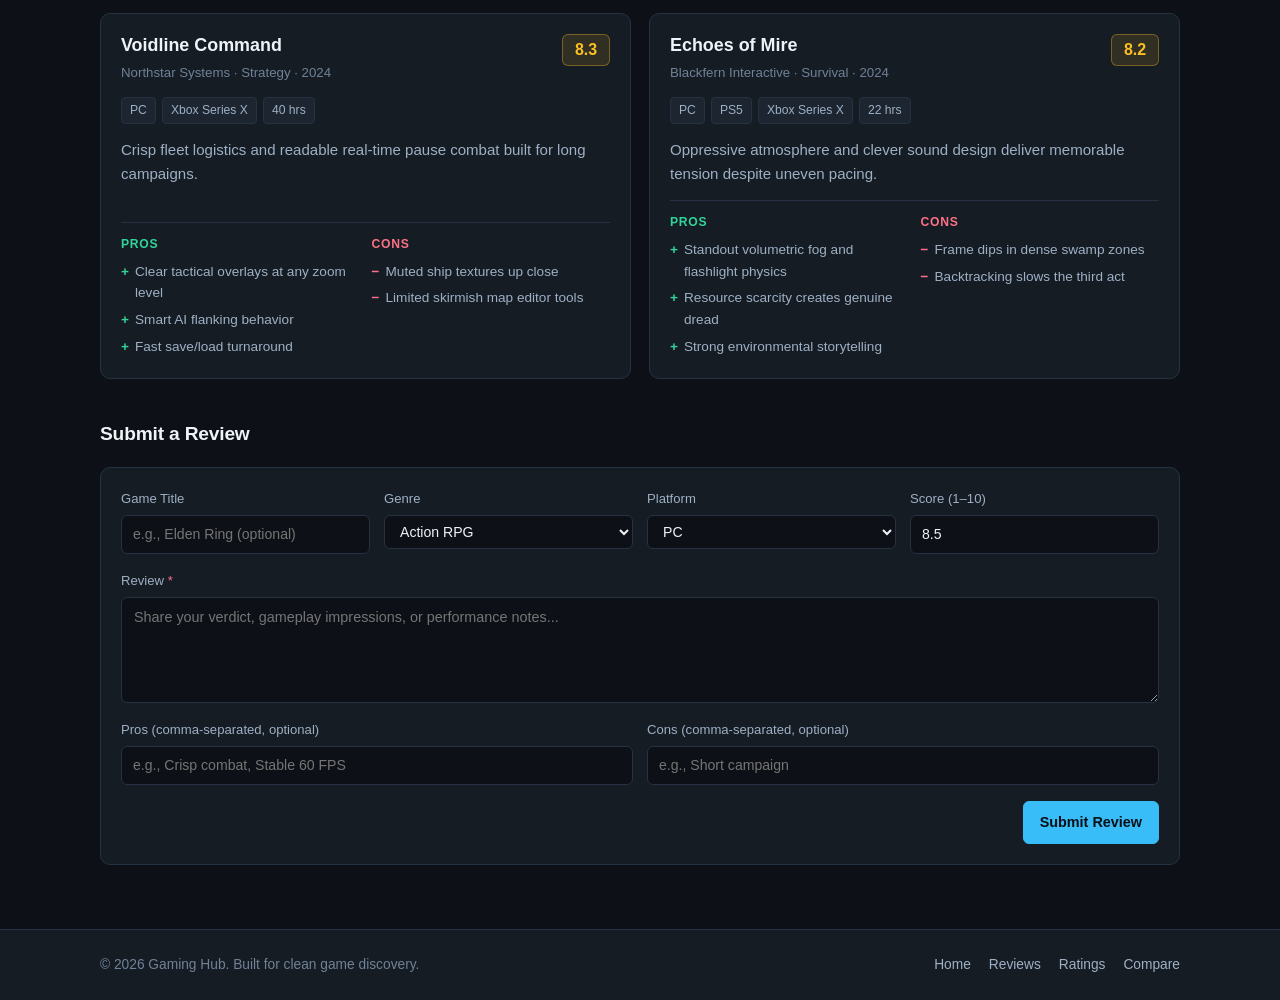
<file: reviews.html>
<!DOCTYPE html>
<html lang="en">
  <head>
    <meta charset="UTF-8" />
    <meta name="viewport" content="width=device-width, initial-scale=1.0" />
    <title>Reviews — Gaming Hub</title>
    <link rel="stylesheet" href="style.css" />
    <script src="app.js" defer></script>
  </head>
  <body data-page="reviews">
    <header class="site-header">
      <div class="container nav-bar">
        <a class="brand" href="index.html">
          <span class="brand-mark" aria-hidden="true">GH</span>
          <span>Gaming Hub</span>
        </a>

        <button
          type="button"
          class="nav-toggle"
          data-nav-toggle
          aria-expanded="false"
          aria-controls="primary-nav"
        >
          Menu
        </button>

        <nav aria-label="Primary">
          <ul id="primary-nav" class="nav-links" data-nav-links>
            <li><a class="nav-link" href="index.html">Home</a></li>
            <li><a class="nav-link" href="reviews.html" aria-current="page">Reviews</a></li>
            <li><a class="nav-link" href="ratings.html">Ratings</a></li>
            <li><a class="nav-link" href="compare.html">Compare</a></li>
          </ul>
        </nav>
      </div>
    </header>

    <main>
      <div class="container">
        <header class="page-header">
          <span class="eyebrow">Game Reviews</span>
          <h1 class="page-title">Concise Verdicts &amp; Key Takeaways</h1>
          <p class="page-subtitle">
            Every review pairs a direct summary with balanced pros and cons so you know what works and what falls short.
          </p>
        </header>

        <section aria-label="Review filters">
          <div class="controls-bar">
            <div id="review-genre-filters" class="filter-pills" role="group" aria-label="Filter by genre"></div>

            <div class="control-inputs">
              <div class="control-field">
                <label class="control-label" for="review-platform-select">Platform</label>
                <select id="review-platform-select" class="select"></select>
              </div>

              <div class="control-field">
                <label class="control-label" for="review-sort-select">Sort</label>
                <select id="review-sort-select" class="select">
                  <option value="score-desc">Highest Score</option>
                  <option value="year-desc">Newest Release</option>
                  <option value="title-asc">Title (A–Z)</option>
                </select>
              </div>

              <div class="control-field">
                <label class="sr-only" for="review-search-input">Search reviews</label>
                <input
                  id="review-search-input"
                  class="input"
                  type="search"
                  placeholder="Search title or keyword..."
                />
              </div>
            </div>
          </div>

          <div class="results-meta">
            <span id="reviews-count" class="tabular"></span>
          </div>
        </section>

        <section aria-label="Review list">
          <div id="reviews-grid" class="grid grid-2"></div>
        </section>

        <section class="section" aria-label="Submit a review">
          <div class="section-header">
            <h2 class="section-title">Submit a Review</h2>
          </div>

          <form id="review-form" class="card review-form" novalidate>
            <div class="form-grid">
              <div class="form-field">
                <label class="form-label" for="review-title-input">Game Title</label>
                <input
                  id="review-title-input"
                  name="title"
                  class="input"
                  type="text"
                  placeholder="e.g., Elden Ring (optional)"
                  maxlength="80"
                />
              </div>

              <div class="form-field">
                <label class="form-label" for="review-genre-input">Genre</label>
                <select id="review-genre-input" name="genre" class="select"></select>
              </div>

              <div class="form-field">
                <label class="form-label" for="review-platform-input">Platform</label>
                <select id="review-platform-input" name="platform" class="select"></select>
              </div>

              <div class="form-field">
                <label class="form-label" for="review-score-input">Score (1–10)</label>
                <input
                  id="review-score-input"
                  name="score"
                  class="input tabular"
                  type="number"
                  min="1"
                  max="10"
                  step="0.1"
                  value="8.5"
                />
              </div>
            </div>

            <div class="form-field">
              <label class="form-label" for="review-text-input">
                Review <span class="required-mark" aria-hidden="true">*</span>
              </label>
              <textarea
                id="review-text-input"
                name="review"
                class="textarea"
                rows="4"
                placeholder="Share your verdict, gameplay impressions, or performance notes..."
                required
                aria-describedby="review-form-feedback"
              ></textarea>
            </div>

            <div class="form-grid form-grid-2">
              <div class="form-field">
                <label class="form-label" for="review-pros-input">Pros (comma-separated, optional)</label>
                <input
                  id="review-pros-input"
                  name="pros"
                  class="input"
                  type="text"
                  placeholder="e.g., Crisp combat, Stable 60 FPS"
                />
              </div>

              <div class="form-field">
                <label class="form-label" for="review-cons-input">Cons (comma-separated, optional)</label>
                <input
                  id="review-cons-input"
                  name="cons"
                  class="input"
                  type="text"
                  placeholder="e.g., Short campaign"
                />
              </div>
            </div>

            <div
              id="review-form-feedback"
              class="form-feedback"
              role="alert"
              aria-live="polite"
              hidden
            ></div>

            <div class="form-actions">
              <button type="submit" id="review-submit-btn" class="btn btn-primary">
                Submit Review
              </button>
            </div>
          </form>
        </section>
      </div>
    </main>

    <footer class="site-footer">
      <div class="container footer-inner">
        <p style="margin: 0;">&copy; 2026 Gaming Hub. Built for clean game discovery.</p>
        <ul class="footer-links">
          <li><a href="index.html">Home</a></li>
          <li><a href="reviews.html">Reviews</a></li>
          <li><a href="ratings.html">Ratings</a></li>
          <li><a href="compare.html">Compare</a></li>
        </ul>
      </div>
    </footer>
  </body>
</html>
</file>
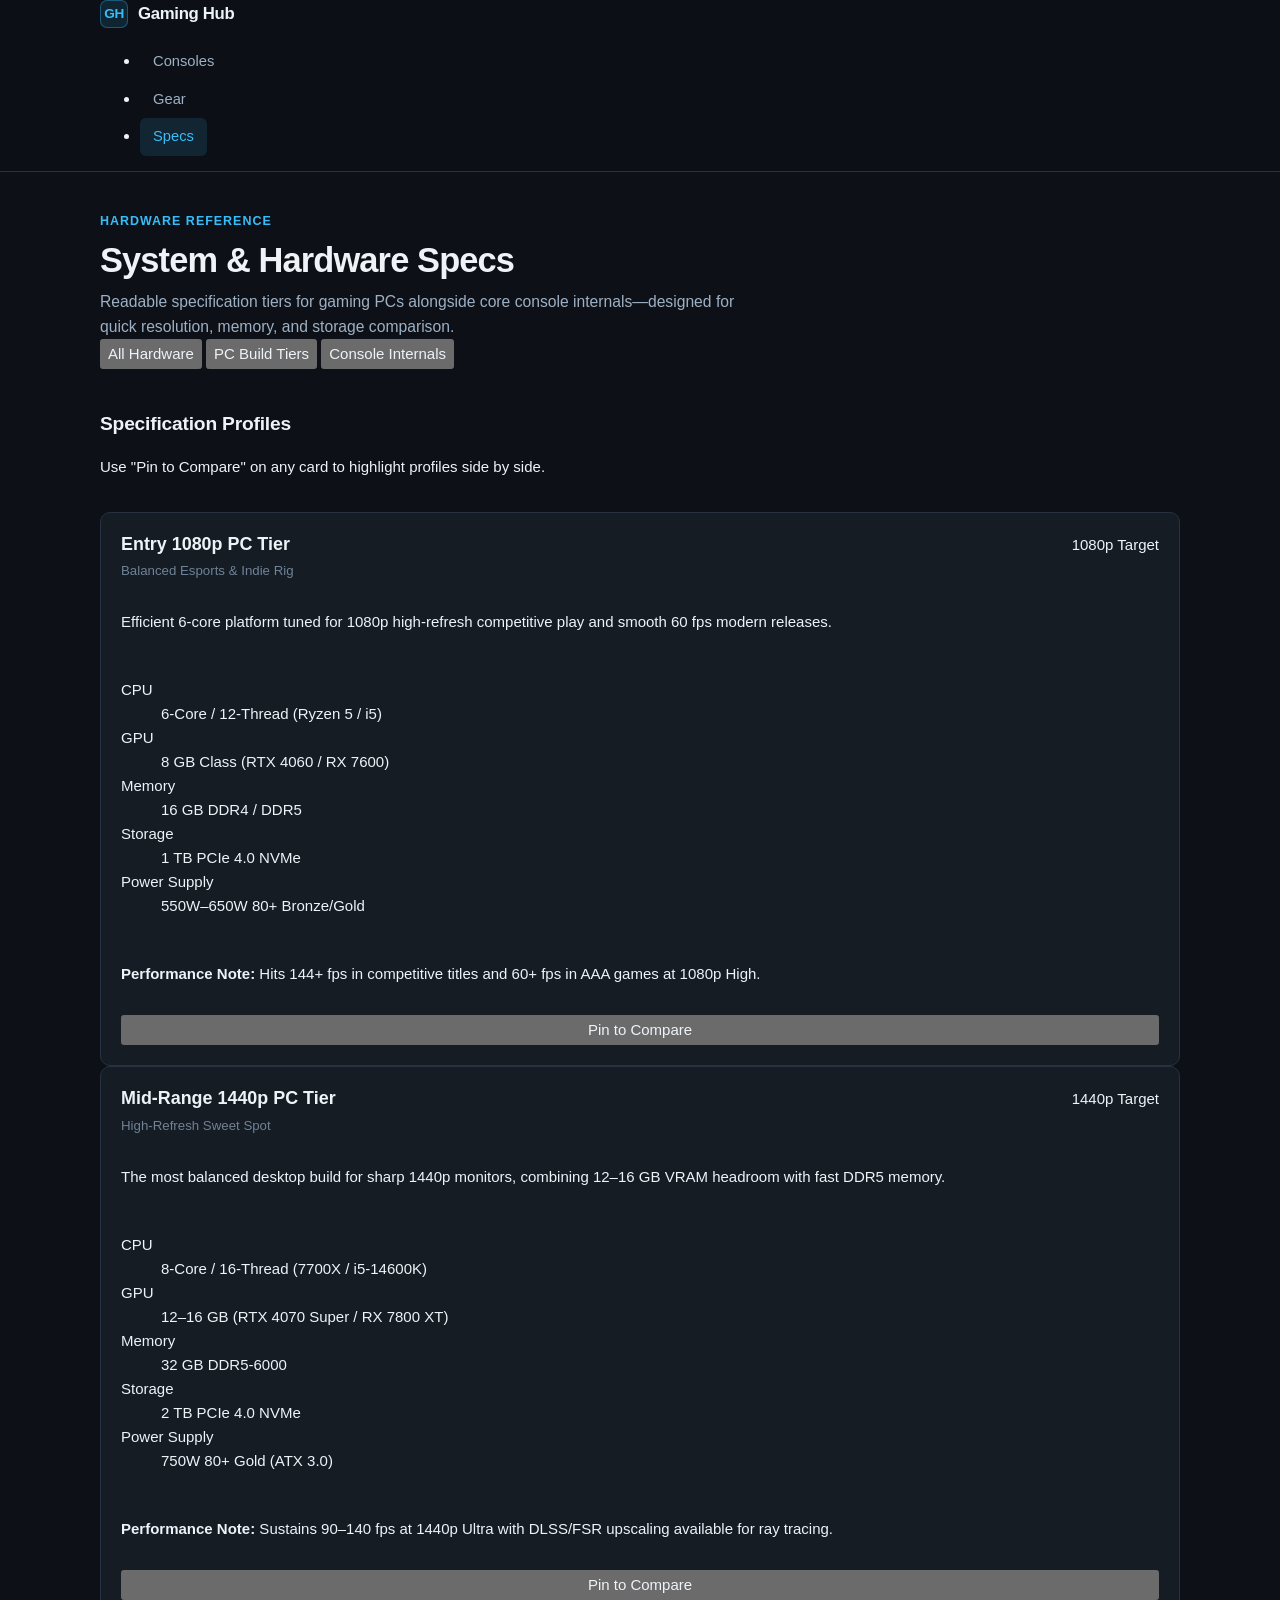
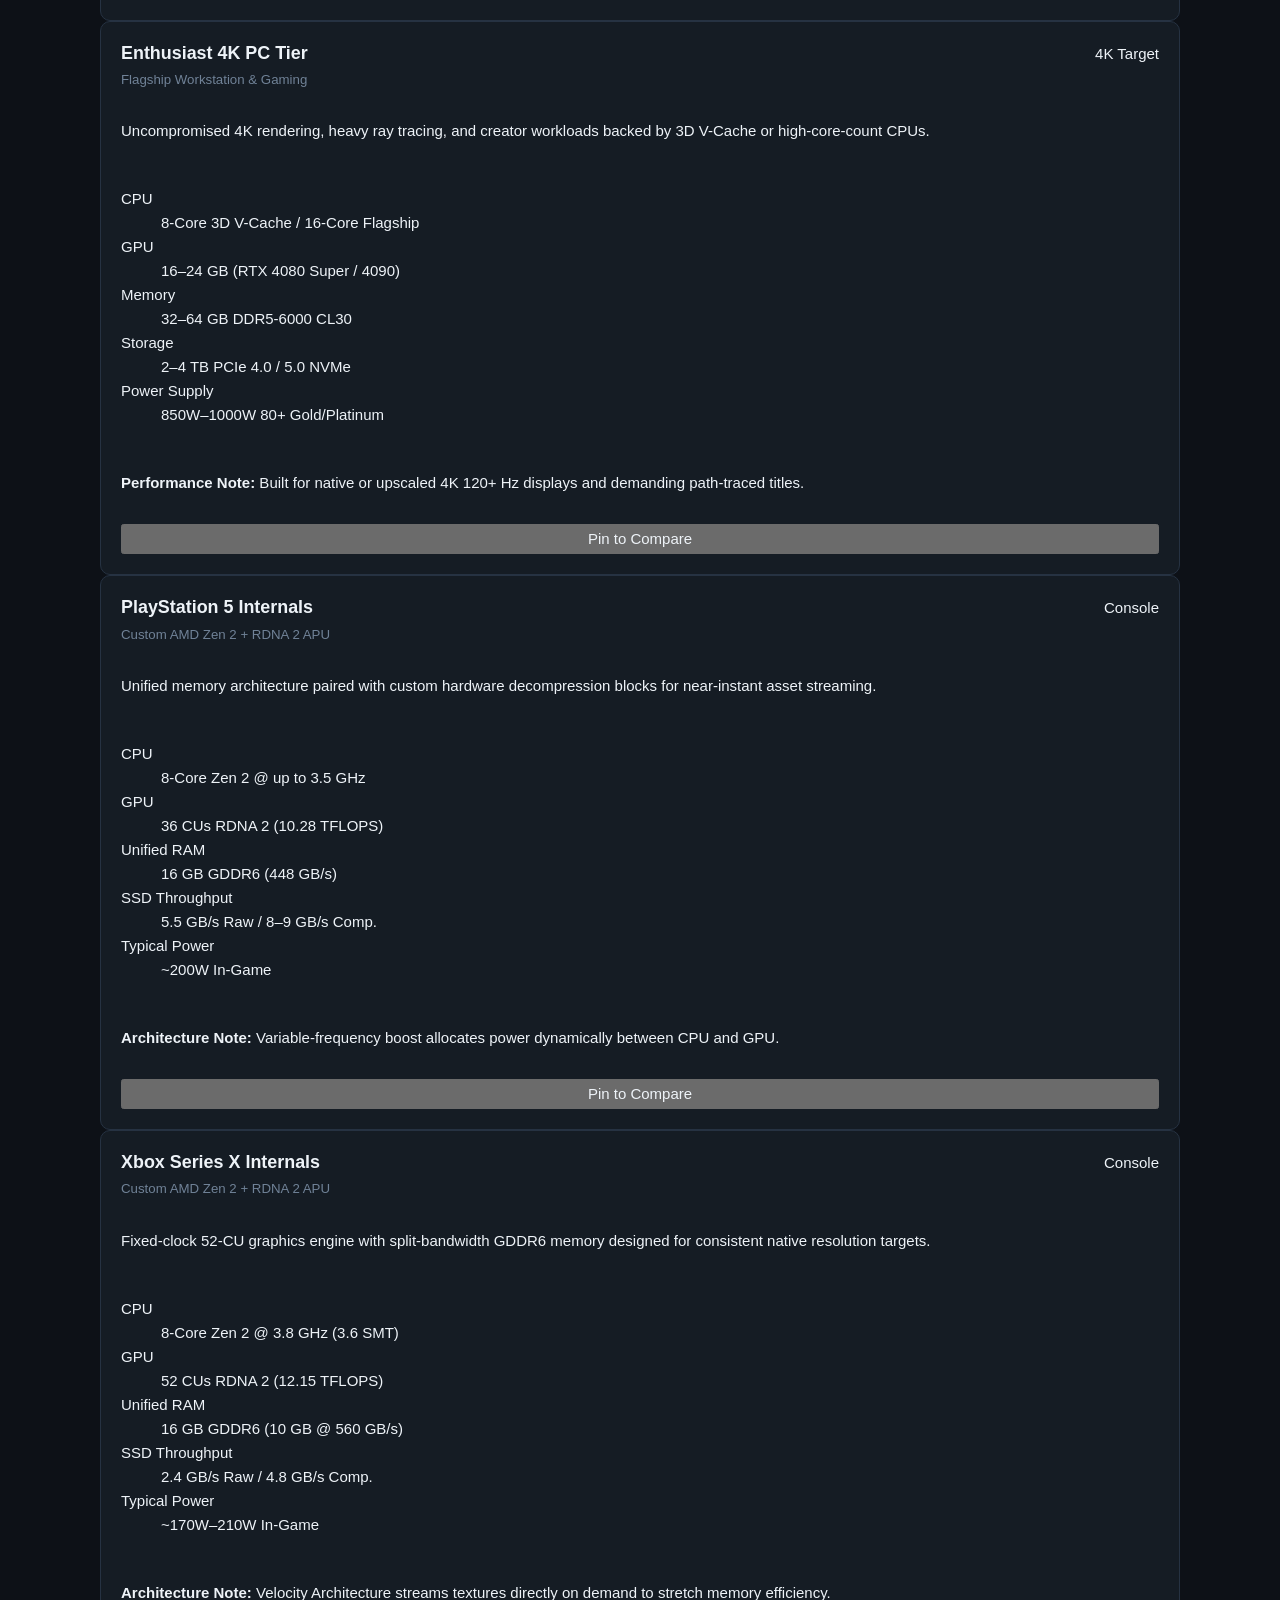
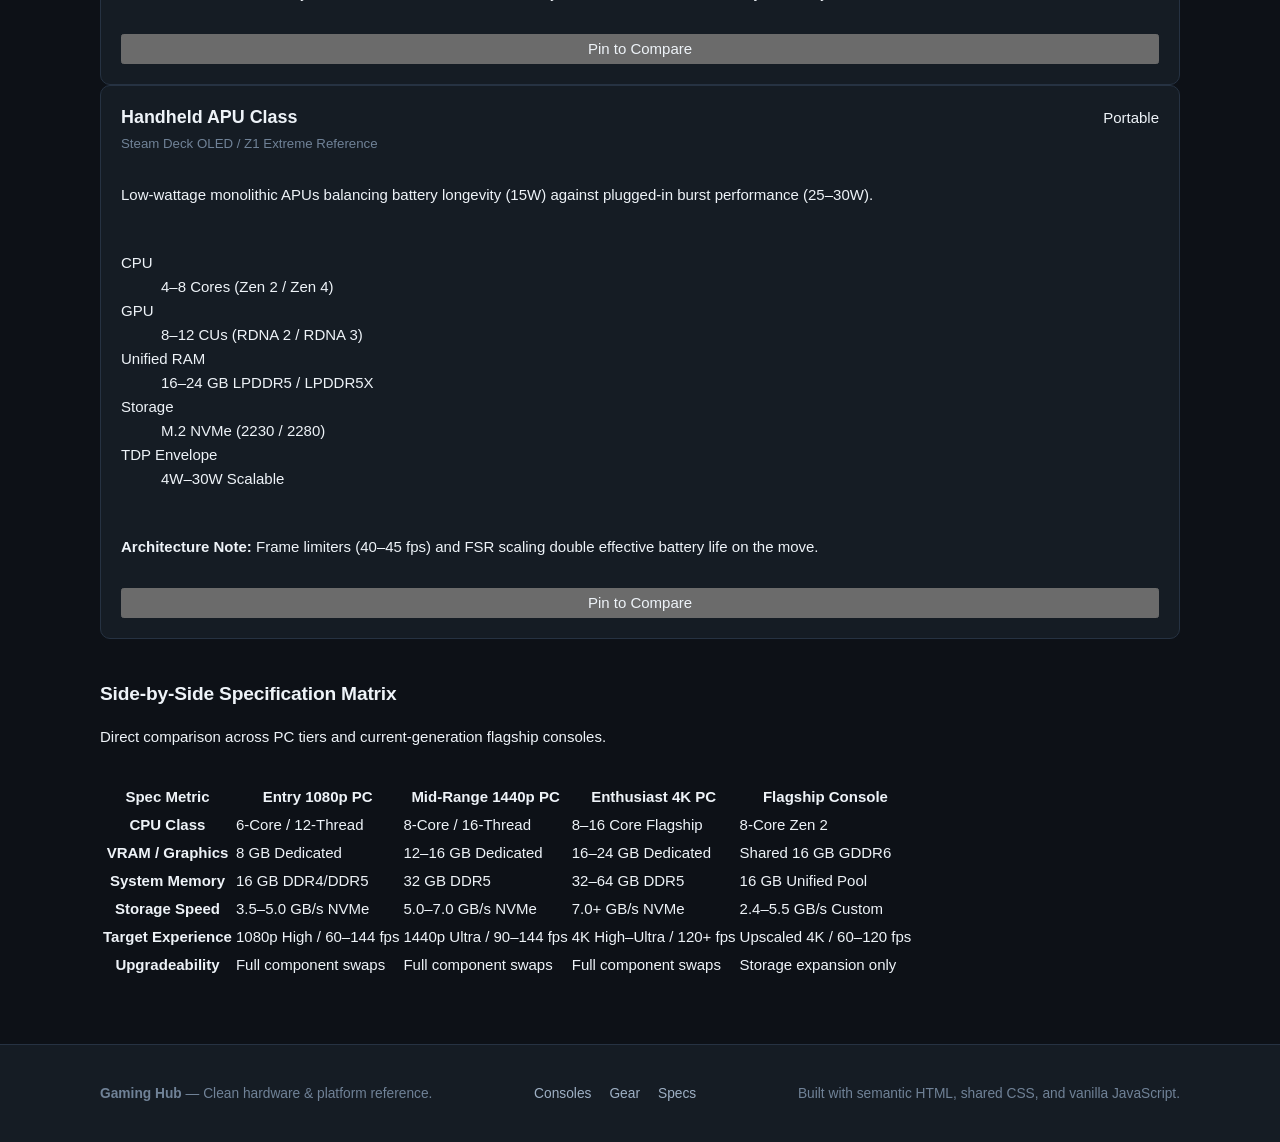
<file: specs.html>
<!DOCTYPE html>
<html lang="en">
<head>
  <meta charset="UTF-8">
  <meta name="viewport" content="width=device-width, initial-scale=1.0">
  <title>Specs — Gaming Hub</title>
  <link rel="stylesheet" href="style.css">
  <script src="script.js" defer></script>
</head>
<body>
  <header class="site-header">
    <div class="container header-inner">
      <a href="consoles.html" class="brand">
        <span class="brand-mark" aria-hidden="true">GH</span>
        <span>Gaming Hub</span>
      </a>

      <button
        type="button"
        class="nav-toggle"
        data-nav-toggle
        aria-expanded="false"
        aria-controls="primary-nav"
      >
        Menu
      </button>

      <nav aria-label="Primary navigation">
        <ul id="primary-nav" class="nav-list" data-nav-list>
          <li><a href="consoles.html" class="nav-link">Consoles</a></li>
          <li><a href="gear.html" class="nav-link">Gear</a></li>
          <li><a href="specs.html" class="nav-link active" aria-current="page">Specs</a></li>
        </ul>
      </nav>
    </div>
  </header>

  <main>
    <section class="page-hero">
      <div class="container">
        <span class="eyebrow">Hardware Reference</span>
        <h1 class="page-title">System &amp; Hardware Specs</h1>
        <p class="page-subtitle">
          Readable specification tiers for gaming PCs alongside core console internals—designed for quick resolution, memory, and storage comparison.
        </p>

        <div class="filter-bar" role="group" aria-label="Filter hardware specifications">
          <button type="button" class="filter-btn is-active" data-filter="all" aria-pressed="true">All Hardware</button>
          <button type="button" class="filter-btn" data-filter="pc" aria-pressed="false">PC Build Tiers</button>
          <button type="button" class="filter-btn" data-filter="console" aria-pressed="false">Console Internals</button>
        </div>
      </div>
    </section>

    <section class="section">
      <div class="container">
        <div class="section-header">
          <div>
            <h2 class="section-title">Specification Profiles</h2>
            <p class="section-desc">Use "Pin to Compare" on any card to highlight profiles side by side.</p>
          </div>
          <span class="result-count" data-result-count></span>
        </div>

        <div class="card-grid" data-filter-grid>
          <article class="card" data-category="pc">
            <div class="card-top">
              <div>
                <h3 class="card-title">Entry 1080p PC Tier</h3>
                <p class="card-meta">Balanced Esports &amp; Indie Rig</p>
              </div>
              <span class="badge">1080p Target</span>
            </div>
            <p class="card-summary">
              Efficient 6-core platform tuned for 1080p high-refresh competitive play and smooth 60 fps modern releases.
            </p>
            <dl class="spec-list">
              <div class="spec-row">
                <dt class="spec-label">CPU</dt>
                <dd class="spec-value">6-Core / 12-Thread (Ryzen 5 / i5)</dd>
              </div>
              <div class="spec-row">
                <dt class="spec-label">GPU</dt>
                <dd class="spec-value">8 GB Class (RTX 4060 / RX 7600)</dd>
              </div>
              <div class="spec-row">
                <dt class="spec-label">Memory</dt>
                <dd class="spec-value">16 GB DDR4 / DDR5</dd>
              </div>
              <div class="spec-row">
                <dt class="spec-label">Storage</dt>
                <dd class="spec-value">1 TB PCIe 4.0 NVMe</dd>
              </div>
              <div class="spec-row">
                <dt class="spec-label">Power Supply</dt>
                <dd class="spec-value">550W–650W 80+ Bronze/Gold</dd>
              </div>
            </dl>
            <p class="card-note">
              <strong>Performance Note:</strong> Hits 144+ fps in competitive titles and 60+ fps in AAA games at 1080p High.
            </p>
            <button type="button" class="card-action" data-pin-card aria-pressed="false">Pin to Compare</button>
          </article>

          <article class="card" data-category="pc">
            <div class="card-top">
              <div>
                <h3 class="card-title">Mid-Range 1440p PC Tier</h3>
                <p class="card-meta">High-Refresh Sweet Spot</p>
              </div>
              <span class="badge badge--accent">1440p Target</span>
            </div>
            <p class="card-summary">
              The most balanced desktop build for sharp 1440p monitors, combining 12–16 GB VRAM headroom with fast DDR5 memory.
            </p>
            <dl class="spec-list">
              <div class="spec-row">
                <dt class="spec-label">CPU</dt>
                <dd class="spec-value">8-Core / 16-Thread (7700X / i5-14600K)</dd>
              </div>
              <div class="spec-row">
                <dt class="spec-label">GPU</dt>
                <dd class="spec-value">12–16 GB (RTX 4070 Super / RX 7800 XT)</dd>
              </div>
              <div class="spec-row">
                <dt class="spec-label">Memory</dt>
                <dd class="spec-value">32 GB DDR5-6000</dd>
              </div>
              <div class="spec-row">
                <dt class="spec-label">Storage</dt>
                <dd class="spec-value">2 TB PCIe 4.0 NVMe</dd>
              </div>
              <div class="spec-row">
                <dt class="spec-label">Power Supply</dt>
                <dd class="spec-value">750W 80+ Gold (ATX 3.0)</dd>
              </div>
            </dl>
            <p class="card-note">
              <strong>Performance Note:</strong> Sustains 90–140 fps at 1440p Ultra with DLSS/FSR upscaling available for ray tracing.
            </p>
            <button type="button" class="card-action" data-pin-card aria-pressed="false">Pin to Compare</button>
          </article>

          <article class="card" data-category="pc">
            <div class="card-top">
              <div>
                <h3 class="card-title">Enthusiast 4K PC Tier</h3>
                <p class="card-meta">Flagship Workstation &amp; Gaming</p>
              </div>
              <span class="badge badge--emerald">4K Target</span>
            </div>
            <p class="card-summary">
              Uncompromised 4K rendering, heavy ray tracing, and creator workloads backed by 3D V-Cache or high-core-count CPUs.
            </p>
            <dl class="spec-list">
              <div class="spec-row">
                <dt class="spec-label">CPU</dt>
                <dd class="spec-value">8-Core 3D V-Cache / 16-Core Flagship</dd>
              </div>
              <div class="spec-row">
                <dt class="spec-label">GPU</dt>
                <dd class="spec-value">16–24 GB (RTX 4080 Super / 4090)</dd>
              </div>
              <div class="spec-row">
                <dt class="spec-label">Memory</dt>
                <dd class="spec-value">32–64 GB DDR5-6000 CL30</dd>
              </div>
              <div class="spec-row">
                <dt class="spec-label">Storage</dt>
                <dd class="spec-value">2–4 TB PCIe 4.0 / 5.0 NVMe</dd>
              </div>
              <div class="spec-row">
                <dt class="spec-label">Power Supply</dt>
                <dd class="spec-value">850W–1000W 80+ Gold/Platinum</dd>
              </div>
            </dl>
            <p class="card-note">
              <strong>Performance Note:</strong> Built for native or upscaled 4K 120+ Hz displays and demanding path-traced titles.
            </p>
            <button type="button" class="card-action" data-pin-card aria-pressed="false">Pin to Compare</button>
          </article>

          <article class="card" data-category="console">
            <div class="card-top">
              <div>
                <h3 class="card-title">PlayStation 5 Internals</h3>
                <p class="card-meta">Custom AMD Zen 2 + RDNA 2 APU</p>
              </div>
              <span class="badge badge--accent">Console</span>
            </div>
            <p class="card-summary">
              Unified memory architecture paired with custom hardware decompression blocks for near-instant asset streaming.
            </p>
            <dl class="spec-list">
              <div class="spec-row">
                <dt class="spec-label">CPU</dt>
                <dd class="spec-value">8-Core Zen 2 @ up to 3.5 GHz</dd>
              </div>
              <div class="spec-row">
                <dt class="spec-label">GPU</dt>
                <dd class="spec-value">36 CUs RDNA 2 (10.28 TFLOPS)</dd>
              </div>
              <div class="spec-row">
                <dt class="spec-label">Unified RAM</dt>
                <dd class="spec-value">16 GB GDDR6 (448 GB/s)</dd>
              </div>
              <div class="spec-row">
                <dt class="spec-label">SSD Throughput</dt>
                <dd class="spec-value">5.5 GB/s Raw / 8–9 GB/s Comp.</dd>
              </div>
              <div class="spec-row">
                <dt class="spec-label">Typical Power</dt>
                <dd class="spec-value">~200W In-Game</dd>
              </div>
            </dl>
            <p class="card-note">
              <strong>Architecture Note:</strong> Variable-frequency boost allocates power dynamically between CPU and GPU.
            </p>
            <button type="button" class="card-action" data-pin-card aria-pressed="false">Pin to Compare</button>
          </article>

          <article class="card" data-category="console">
            <div class="card-top">
              <div>
                <h3 class="card-title">Xbox Series X Internals</h3>
                <p class="card-meta">Custom AMD Zen 2 + RDNA 2 APU</p>
              </div>
              <span class="badge badge--emerald">Console</span>
            </div>
            <p class="card-summary">
              Fixed-clock 52-CU graphics engine with split-bandwidth GDDR6 memory designed for consistent native resolution targets.
            </p>
            <dl class="spec-list">
              <div class="spec-row">
                <dt class="spec-label">CPU</dt>
                <dd class="spec-value">8-Core Zen 2 @ 3.8 GHz (3.6 SMT)</dd>
              </div>
              <div class="spec-row">
                <dt class="spec-label">GPU</dt>
                <dd class="spec-value">52 CUs RDNA 2 (12.15 TFLOPS)</dd>
              </div>
              <div class="spec-row">
                <dt class="spec-label">Unified RAM</dt>
                <dd class="spec-value">16 GB GDDR6 (10 GB @ 560 GB/s)</dd>
              </div>
              <div class="spec-row">
                <dt class="spec-label">SSD Throughput</dt>
                <dd class="spec-value">2.4 GB/s Raw / 4.8 GB/s Comp.</dd>
              </div>
              <div class="spec-row">
                <dt class="spec-label">Typical Power</dt>
                <dd class="spec-value">~170W–210W In-Game</dd>
              </div>
            </dl>
            <p class="card-note">
              <strong>Architecture Note:</strong> Velocity Architecture streams textures directly on demand to stretch memory efficiency.
            </p>
            <button type="button" class="card-action" data-pin-card aria-pressed="false">Pin to Compare</button>
          </article>

          <article class="card" data-category="console">
            <div class="card-top">
              <div>
                <h3 class="card-title">Handheld APU Class</h3>
                <p class="card-meta">Steam Deck OLED / Z1 Extreme Reference</p>
              </div>
              <span class="badge badge--amber">Portable</span>
            </div>
            <p class="card-summary">
              Low-wattage monolithic APUs balancing battery longevity (15W) against plugged-in burst performance (25–30W).
            </p>
            <dl class="spec-list">
              <div class="spec-row">
                <dt class="spec-label">CPU</dt>
                <dd class="spec-value">4–8 Cores (Zen 2 / Zen 4)</dd>
              </div>
              <div class="spec-row">
                <dt class="spec-label">GPU</dt>
                <dd class="spec-value">8–12 CUs (RDNA 2 / RDNA 3)</dd>
              </div>
              <div class="spec-row">
                <dt class="spec-label">Unified RAM</dt>
                <dd class="spec-value">16–24 GB LPDDR5 / LPDDR5X</dd>
              </div>
              <div class="spec-row">
                <dt class="spec-label">Storage</dt>
                <dd class="spec-value">M.2 NVMe (2230 / 2280)</dd>
              </div>
              <div class="spec-row">
                <dt class="spec-label">TDP Envelope</dt>
                <dd class="spec-value">4W–30W Scalable</dd>
              </div>
            </dl>
            <p class="card-note">
              <strong>Architecture Note:</strong> Frame limiters (40–45 fps) and FSR scaling double effective battery life on the move.
            </p>
            <button type="button" class="card-action" data-pin-card aria-pressed="false">Pin to Compare</button>
          </article>
        </div>
      </div>
    </section>

    <section class="section">
      <div class="container">
        <div class="section-header">
          <div>
            <h2 class="section-title">Side-by-Side Specification Matrix</h2>
            <p class="section-desc">Direct comparison across PC tiers and current-generation flagship consoles.</p>
          </div>
        </div>

        <div class="table-wrap">
          <table class="comparison-table">
            <thead>
              <tr>
                <th scope="col">Spec Metric</th>
                <th scope="col">Entry 1080p PC</th>
                <th scope="col">Mid-Range 1440p PC</th>
                <th scope="col">Enthusiast 4K PC</th>
                <th scope="col">Flagship Console</th>
              </tr>
            </thead>
            <tbody>
              <tr>
                <th scope="row">CPU Class</th>
                <td class="mono">6-Core / 12-Thread</td>
                <td class="mono">8-Core / 16-Thread</td>
                <td class="mono">8–16 Core Flagship</td>
                <td class="mono">8-Core Zen 2</td>
              </tr>
              <tr>
                <th scope="row">VRAM / Graphics</th>
                <td class="mono">8 GB Dedicated</td>
                <td class="mono">12–16 GB Dedicated</td>
                <td class="mono">16–24 GB Dedicated</td>
                <td class="mono">Shared 16 GB GDDR6</td>
              </tr>
              <tr>
                <th scope="row">System Memory</th>
                <td class="mono">16 GB DDR4/DDR5</td>
                <td class="mono">32 GB DDR5</td>
                <td class="mono">32–64 GB DDR5</td>
                <td class="mono">16 GB Unified Pool</td>
              </tr>
              <tr>
                <th scope="row">Storage Speed</th>
                <td class="mono">3.5–5.0 GB/s NVMe</td>
                <td class="mono">5.0–7.0 GB/s NVMe</td>
                <td class="mono">7.0+ GB/s NVMe</td>
                <td class="mono">2.4–5.5 GB/s Custom</td>
              </tr>
              <tr>
                <th scope="row">Target Experience</th>
                <td>1080p High / 60–144 fps</td>
                <td>1440p Ultra / 90–144 fps</td>
                <td>4K High–Ultra / 120+ fps</td>
                <td>Upscaled 4K / 60–120 fps</td>
              </tr>
              <tr>
                <th scope="row">Upgradeability</th>
                <td>Full component swaps</td>
                <td>Full component swaps</td>
                <td>Full component swaps</td>
                <td>Storage expansion only</td>
              </tr>
            </tbody>
          </table>
        </div>
      </div>
    </section>
  </main>

  <footer class="site-footer">
    <div class="container footer-inner">
      <p class="footer-brand"><strong>Gaming Hub</strong> — Clean hardware &amp; platform reference.</p>
      <nav aria-label="Footer navigation" class="footer-links">
        <a href="consoles.html">Consoles</a>
        <a href="gear.html">Gear</a>
        <a href="specs.html" class="active">Specs</a>
      </nav>
      <p class="footer-copy">Built with semantic HTML, shared CSS, and vanilla JavaScript.</p>
    </div>
  </footer>
</body>
</html>
</file>
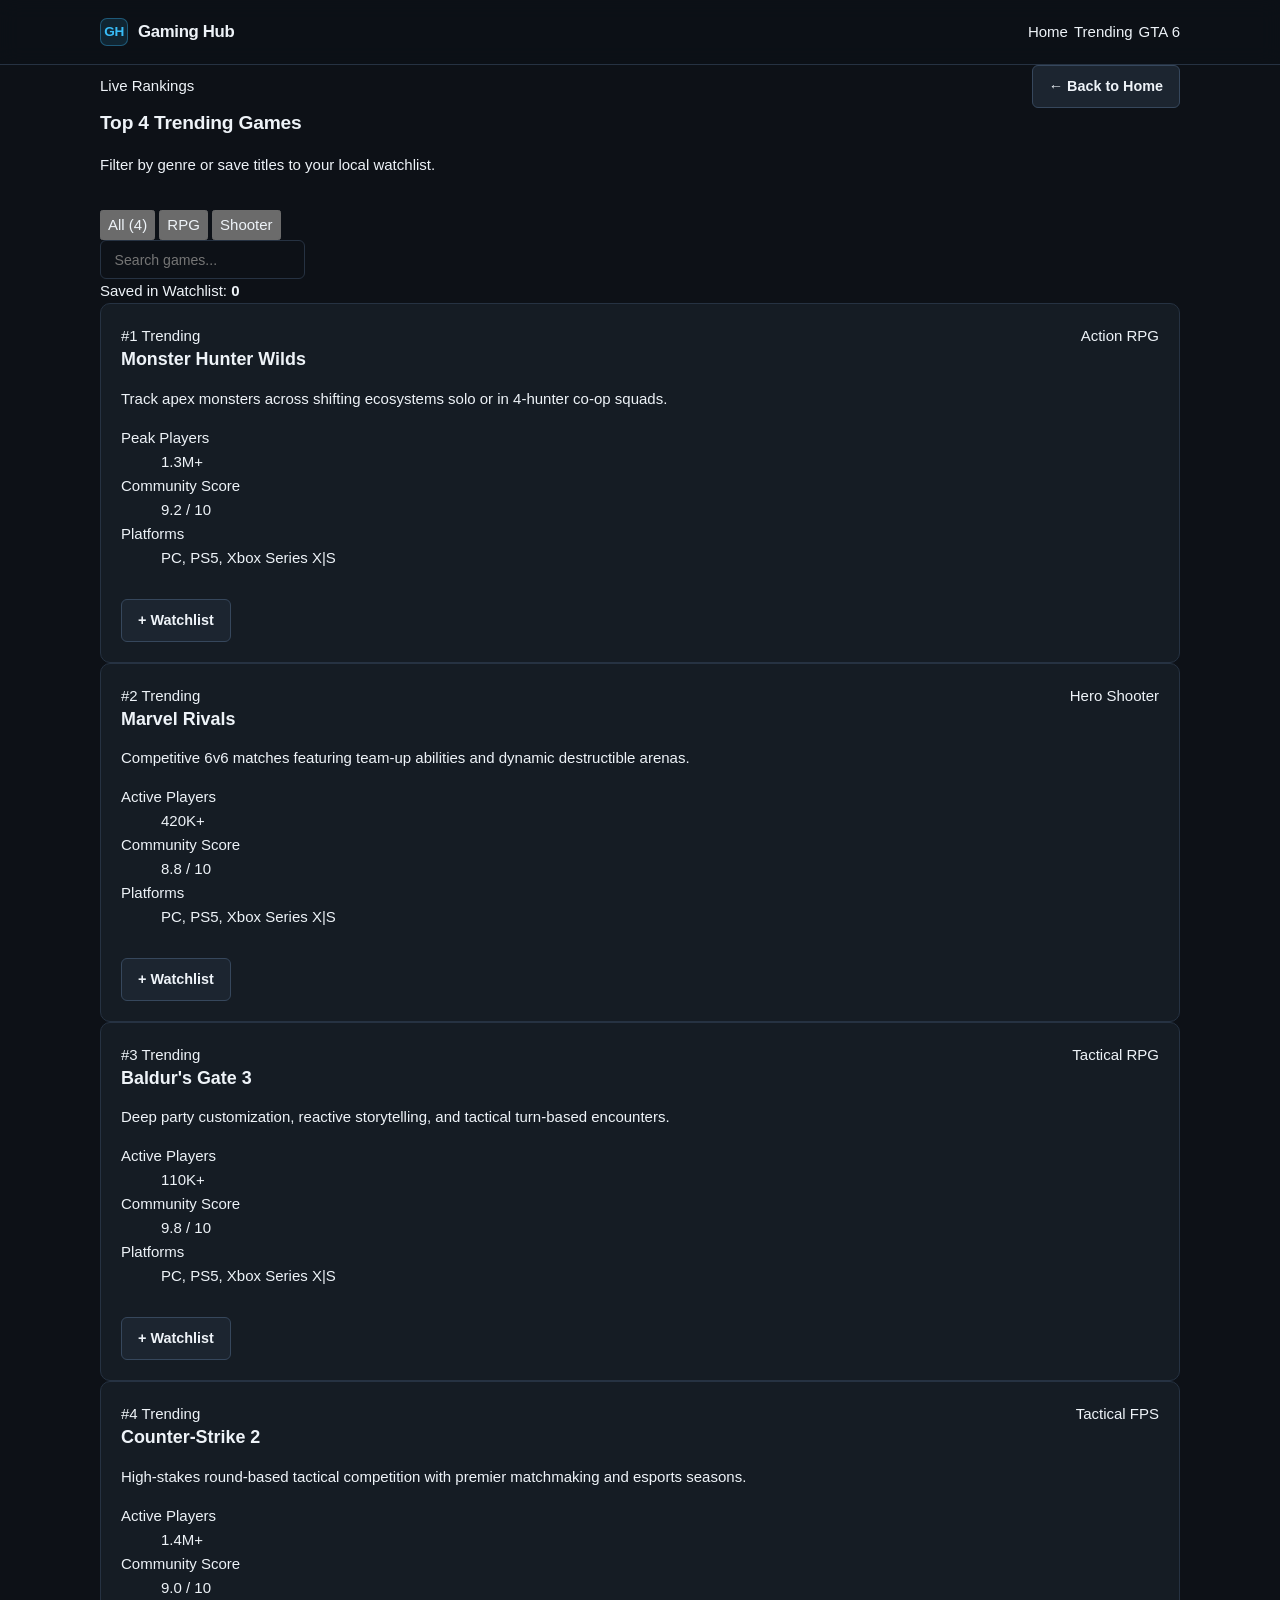
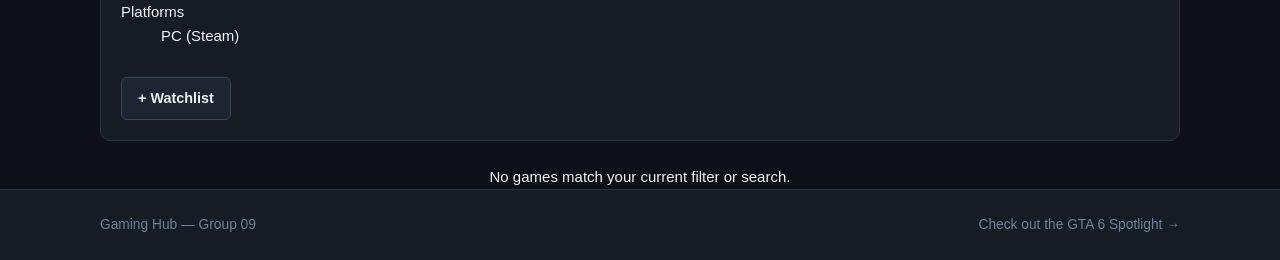
<file: trending.html>
<!DOCTYPE html>
<html lang="en">
  <head>
    <meta charset="UTF-8" />
    <meta name="viewport" content="width=device-width, initial-scale=1.0" />
    <title>Gaming Hub — Top 4 Trending Games</title>
    <link rel="stylesheet" href="style.css" />
    <script src="script.js" defer></script>
  </head>
  <body>
    <header class="site-header">
      <div class="container nav-bar">
        <a class="brand" href="index.html">
          <span class="brand-mark" aria-hidden="true">GH</span>
          <span>Gaming Hub</span>
        </a>
        <nav aria-label="Main navigation">
          <ul class="nav-links">
            <li><a href="index.html">Home</a></li>
            <li><a href="trending.html" aria-current="page">Trending</a></li>
            <li><a href="gta6.html">GTA 6</a></li>
          </ul>
        </nav>
      </div>
    </header>

    <main class="container">
      <section class="section-header">
        <div>
          <span class="badge">Live Rankings</span>
          <h1 class="section-title" style="margin-top: 0.6rem;">
            Top 4 Trending Games
          </h1>
          <p class="section-subtitle">
            Filter by genre or save titles to your local watchlist.
          </p>
        </div>
        <a class="btn btn-secondary" href="index.html">&larr; Back to Home</a>
      </section>

      <!-- Filter & Watchlist Controls -->
      <div class="toolbar" role="region" aria-label="Trending filters and watchlist">
        <div class="filter-group" role="group" aria-label="Filter by genre">
          <button class="filter-btn" type="button" data-filter="all" aria-pressed="true">
            All (4)
          </button>
          <button class="filter-btn" type="button" data-filter="rpg" aria-pressed="false">
            RPG
          </button>
          <button class="filter-btn" type="button" data-filter="shooter" aria-pressed="false">
            Shooter
          </button>
        </div>
        <input
          id="game-search"
          type="search"
          placeholder="Search games..."
          aria-label="Search trending games"
          style="
            padding: 0.45rem 0.85rem;
            border-radius: var(--radius-sm);
            border: 1px solid var(--border-subtle);
            background-color: var(--bg-card);
            color: var(--text-primary);
            font: inherit;
            font-size: 0.88rem;
            min-width: 200px;
          "
        />
        <div class="watchlist-counter">
          Saved in Watchlist: <strong id="watchlist-count">0</strong>
        </div>
      </div>

      <!-- Top 4 Trending Cards -->
      <section class="card-grid-2" aria-label="Trending games list">
        <article class="card" data-category="rpg">
          <div>
            <div class="card-top">
              <span class="badge badge-rank">#1 Trending</span>
              <span class="badge">Action RPG</span>
            </div>
            <h2 class="card-title">Monster Hunter Wilds</h2>
            <p class="card-desc">
              Track apex monsters across shifting ecosystems solo or in 4-hunter co-op squads.
            </p>
            <dl class="stat-list">
              <div class="stat-item">
                <dt>Peak Players</dt>
                <dd>1.3M+</dd>
              </div>
              <div class="stat-item">
                <dt>Community Score</dt>
                <dd>9.2 / 10</dd>
              </div>
              <div class="stat-item">
                <dt>Platforms</dt>
                <dd>PC, PS5, Xbox Series X|S</dd>
              </div>
            </dl>
          </div>
          <div class="actions-row">
            <button
              class="btn btn-secondary btn-watchlist"
              type="button"
              data-watchlist-id="monster-hunter-wilds"
              aria-pressed="false"
            >
              + Watchlist
            </button>
          </div>
        </article>

        <article class="card" data-category="shooter">
          <div>
            <div class="card-top">
              <span class="badge badge-rank">#2 Trending</span>
              <span class="badge">Hero Shooter</span>
            </div>
            <h2 class="card-title">Marvel Rivals</h2>
            <p class="card-desc">
              Competitive 6v6 matches featuring team-up abilities and dynamic destructible arenas.
            </p>
            <dl class="stat-list">
              <div class="stat-item">
                <dt>Active Players</dt>
                <dd>420K+</dd>
              </div>
              <div class="stat-item">
                <dt>Community Score</dt>
                <dd>8.8 / 10</dd>
              </div>
              <div class="stat-item">
                <dt>Platforms</dt>
                <dd>PC, PS5, Xbox Series X|S</dd>
              </div>
            </dl>
          </div>
          <div class="actions-row">
            <button
              class="btn btn-secondary btn-watchlist"
              type="button"
              data-watchlist-id="marvel-rivals"
              aria-pressed="false"
            >
              + Watchlist
            </button>
          </div>
        </article>

        <article class="card" data-category="rpg">
          <div>
            <div class="card-top">
              <span class="badge badge-rank">#3 Trending</span>
              <span class="badge">Tactical RPG</span>
            </div>
            <h2 class="card-title">Baldur's Gate 3</h2>
            <p class="card-desc">
              Deep party customization, reactive storytelling, and tactical turn-based encounters.
            </p>
            <dl class="stat-list">
              <div class="stat-item">
                <dt>Active Players</dt>
                <dd>110K+</dd>
              </div>
              <div class="stat-item">
                <dt>Community Score</dt>
                <dd>9.8 / 10</dd>
              </div>
              <div class="stat-item">
                <dt>Platforms</dt>
                <dd>PC, PS5, Xbox Series X|S</dd>
              </div>
            </dl>
          </div>
          <div class="actions-row">
            <button
              class="btn btn-secondary btn-watchlist"
              type="button"
              data-watchlist-id="baldurs-gate-3"
              aria-pressed="false"
            >
              + Watchlist
            </button>
          </div>
        </article>

        <article class="card" data-category="shooter">
          <div>
            <div class="card-top">
              <span class="badge badge-rank">#4 Trending</span>
              <span class="badge">Tactical FPS</span>
            </div>
            <h2 class="card-title">Counter-Strike 2</h2>
            <p class="card-desc">
              High-stakes round-based tactical competition with premier matchmaking and esports seasons.
            </p>
            <dl class="stat-list">
              <div class="stat-item">
                <dt>Active Players</dt>
                <dd>1.4M+</dd>
              </div>
              <div class="stat-item">
                <dt>Community Score</dt>
                <dd>9.0 / 10</dd>
              </div>
              <div class="stat-item">
                <dt>Platforms</dt>
                <dd>PC (Steam)</dd>
              </div>
            </dl>
          </div>
          <div class="actions-row">
            <button
              class="btn btn-secondary btn-watchlist"
              type="button"
              data-watchlist-id="counter-strike-2"
              aria-pressed="false"
            >
              + Watchlist
            </button>
          </div>
        </article>
      </section>

      <div
        id="filter-empty"
        class="meta-panel is-hidden"
        role="status"
        aria-live="polite"
        style="margin-top: 1.5rem; text-align: center;"
      >
        <p id="filter-empty-message" class="section-subtitle" style="margin: 0;">
          No games match your current filter or search.
        </p>
      </div>
    </main>

    <footer class="site-footer">
      <div class="container footer-inner">
        <span>Gaming Hub &mdash; Group 09</span>
        <a href="gta6.html">Check out the GTA 6 Spotlight &rarr;</a>
      </div>
    </footer>
  </body>
</html>
</file>
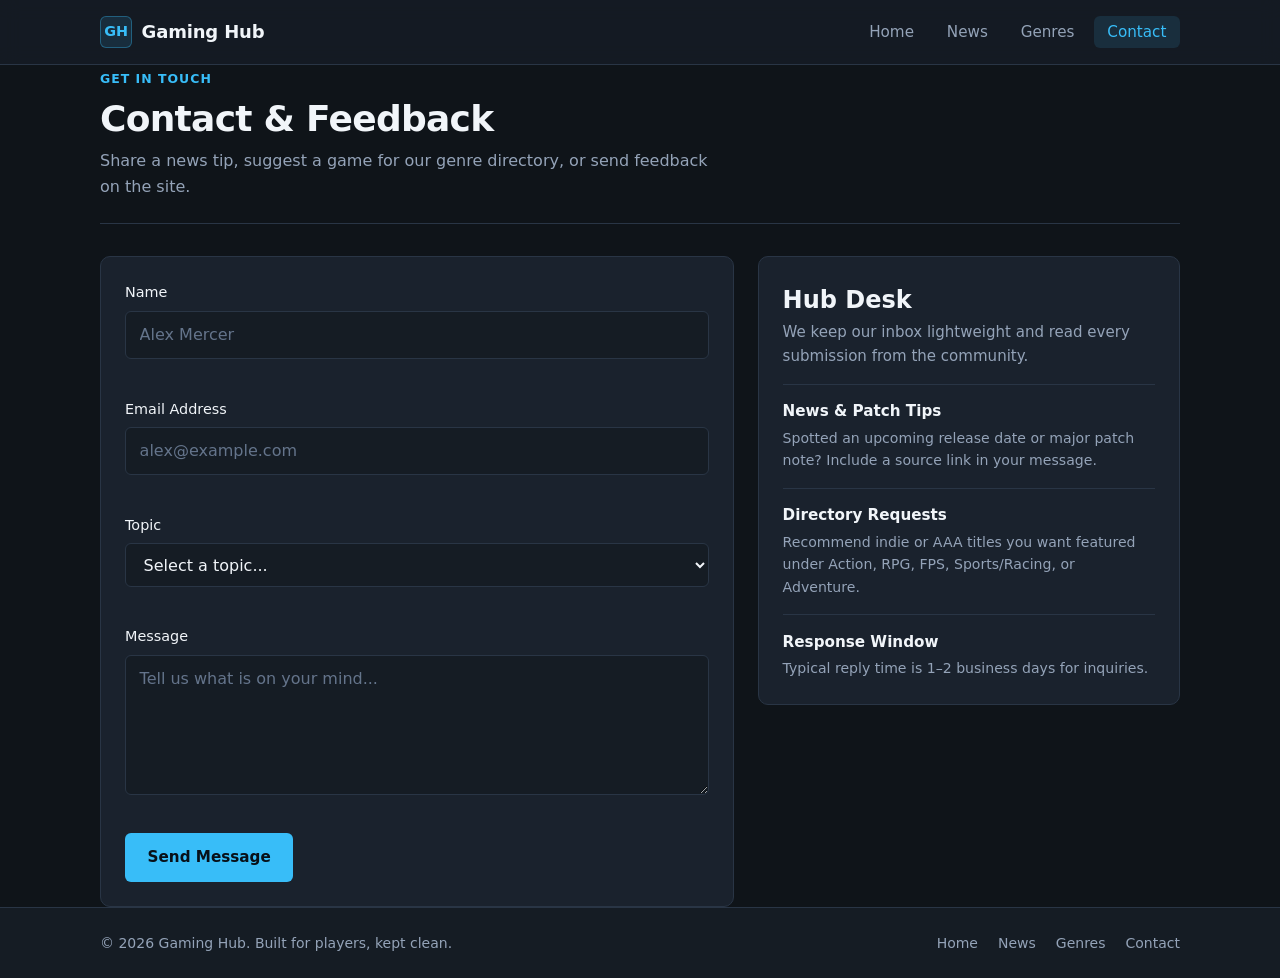
<file: pages/contact.html>
<!DOCTYPE html>
<html lang="en">
  <head>
    <meta charset="UTF-8" />
    <meta name="viewport" content="width=device-width, initial-scale=1.0" />
    <title>Contact — Gaming Hub</title>
    <link rel="stylesheet" href="../css/contact.css" />
  </head>
  <body>
    <header class="site-header">
      <div class="container navbar">
        <a class="brand" href="../index.html">
          <span class="brand-mark" aria-hidden="true">GH</span>
          <span>Gaming Hub</span>
        </a>
        <button
          class="nav-toggle"
          type="button"
          aria-expanded="false"
          aria-controls="primary-nav"
          aria-label="Toggle navigation"
        >
          Menu
        </button>
        <nav id="primary-nav" aria-label="Primary">
          <ul class="nav-links">
            <li><a class="nav-link" href="../index.html">Home</a></li>
            <li><a class="nav-link" href="news.html">News</a></li>
            <li><a class="nav-link" href="genres.html">Genres</a></li>
            <li>
              <a class="nav-link active" href="contact.html" aria-current="page"
                >Contact</a
              >
            </li>
          </ul>
        </nav>
      </div>
    </header>

    <main class="container">
      <section class="page-header">
        <span class="page-eyebrow">Get In Touch</span>
        <h1>Contact &amp; Feedback</h1>
        <p class="page-lead">
          Share a news tip, suggest a game for our genre directory, or send
          feedback on the site.
        </p>
      </section>

      <section class="contact-layout" aria-label="Contact form and details">
        <div class="panel">
          <form id="contact-form" class="form-grid" novalidate>
            <div class="form-group">
              <label for="name">Name</label>
              <input
                id="name"
                name="name"
                type="text"
                class="form-control"
                placeholder="Alex Mercer"
                autocomplete="name"
                required
              />
              <span id="name-error" class="error-text" aria-live="polite"></span>
            </div>

            <div class="form-group">
              <label for="email">Email Address</label>
              <input
                id="email"
                name="email"
                type="email"
                class="form-control"
                placeholder="alex@example.com"
                autocomplete="email"
                required
              />
              <span
                id="email-error"
                class="error-text"
                aria-live="polite"
              ></span>
            </div>

            <div class="form-group">
              <label for="topic">Topic</label>
              <select id="topic" name="topic" class="form-control" required>
                <option value="">Select a topic...</option>
                <option value="feedback">General Feedback</option>
                <option value="news-tip">News Tip</option>
                <option value="game-suggestion">Game Suggestion</option>
                <option value="bug-report">Site Bug Report</option>
              </select>
              <span
                id="topic-error"
                class="error-text"
                aria-live="polite"
              ></span>
            </div>

            <div class="form-group">
              <label for="message">Message</label>
              <textarea
                id="message"
                name="message"
                class="form-control"
                placeholder="Tell us what is on your mind..."
                required
              ></textarea>
              <span
                id="message-error"
                class="error-text"
                aria-live="polite"
              ></span>
            </div>

            <div>
              <button type="submit" class="btn btn-primary">Send Message</button>
            </div>

            <div
              id="form-status"
              class="form-status hidden"
              role="status"
              aria-live="polite"
            ></div>
          </form>
        </div>

        <aside class="panel" aria-label="Hub information">
          <h2>Hub Desk</h2>
          <p class="card-text">
            We keep our inbox lightweight and read every submission from the
            community.
          </p>

          <div class="info-list">
            <div class="info-item">
              <h3>News &amp; Patch Tips</h3>
              <p>
                Spotted an upcoming release date or major patch note? Include a
                source link in your message.
              </p>
            </div>
            <div class="info-item">
              <h3>Directory Requests</h3>
              <p>
                Recommend indie or AAA titles you want featured under Action,
                RPG, FPS, Sports/Racing, or Adventure.
              </p>
            </div>
            <div class="info-item">
              <h3>Response Window</h3>
              <p>Typical reply time is 1–2 business days for inquiries.</p>
            </div>
          </div>
        </aside>
      </section>
    </main>

    <footer class="site-footer">
      <div class="container footer-inner">
        <p>&copy; 2026 Gaming Hub. Built for players, kept clean.</p>
        <ul class="footer-links">
          <li><a href="../index.html">Home</a></li>
          <li><a href="news.html">News</a></li>
          <li><a href="genres.html">Genres</a></li>
          <li><a href="contact.html">Contact</a></li>
        </ul>
      </div>
    </footer>

    <script src="../js/contact.js"></script>
  </body>
</html>
</file>
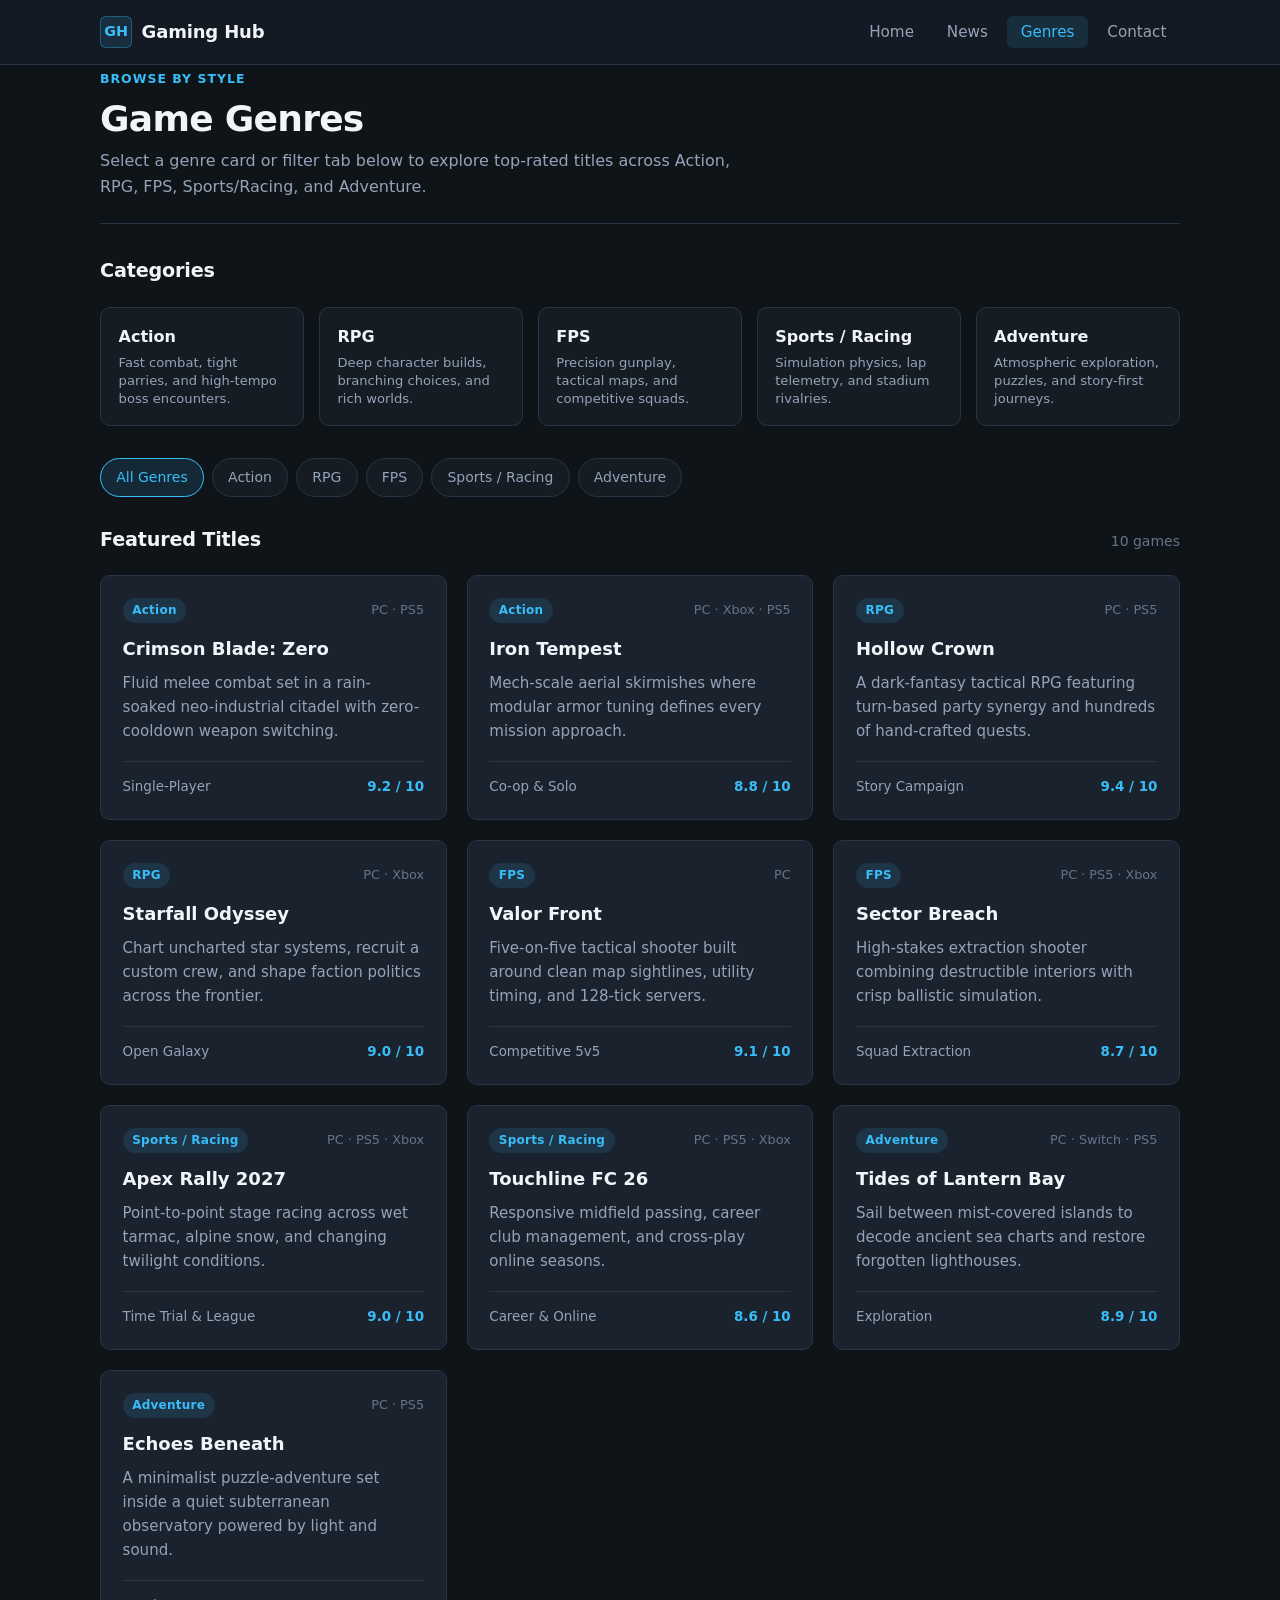
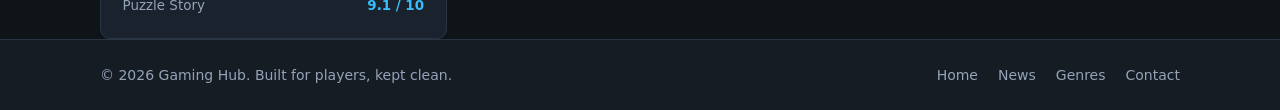
<file: pages/genres.html>
<!DOCTYPE html>
<html lang="en">
  <head>
    <meta charset="UTF-8" />
    <meta name="viewport" content="width=device-width, initial-scale=1.0" />
    <title>Genres — Gaming Hub</title>
    <link rel="stylesheet" href="../css/genres.css" />
  </head>
  <body>
    <header class="site-header">
      <div class="container navbar">
        <a class="brand" href="../index.html">
          <span class="brand-mark" aria-hidden="true">GH</span>
          <span>Gaming Hub</span>
        </a>
        <button
          class="nav-toggle"
          type="button"
          aria-expanded="false"
          aria-controls="primary-nav"
          aria-label="Toggle navigation"
        >
          Menu
        </button>
        <nav id="primary-nav" aria-label="Primary">
          <ul class="nav-links">
            <li><a class="nav-link" href="../index.html">Home</a></li>
            <li><a class="nav-link" href="news.html">News</a></li>
            <li>
              <a class="nav-link active" href="genres.html" aria-current="page"
                >Genres</a
              >
            </li>
            <li><a class="nav-link" href="contact.html">Contact</a></li>
          </ul>
        </nav>
      </div>
    </header>

    <main class="container">
      <section class="page-header">
        <span class="page-eyebrow">Browse By Style</span>
        <h1>Game Genres</h1>
        <p class="page-lead">
          Select a genre card or filter tab below to explore top-rated titles
          across Action, RPG, FPS, Sports/Racing, and Adventure.
        </p>
      </section>

      <section aria-label="Genre overview cards">
        <div class="section-heading">
          <h2>Categories</h2>
        </div>

        <div class="genre-cards-grid" role="group" aria-label="Genre cards">
          <button
            class="genre-card"
            type="button"
            data-genre="action"
            aria-pressed="false"
          >
            <span class="genre-card-title">Action</span>
            <span class="genre-card-desc">
              Fast combat, tight parries, and high-tempo boss encounters.
            </span>
          </button>

          <button
            class="genre-card"
            type="button"
            data-genre="rpg"
            aria-pressed="false"
          >
            <span class="genre-card-title">RPG</span>
            <span class="genre-card-desc">
              Deep character builds, branching choices, and rich worlds.
            </span>
          </button>

          <button
            class="genre-card"
            type="button"
            data-genre="fps"
            aria-pressed="false"
          >
            <span class="genre-card-title">FPS</span>
            <span class="genre-card-desc">
              Precision gunplay, tactical maps, and competitive squads.
            </span>
          </button>

          <button
            class="genre-card"
            type="button"
            data-genre="sports-racing"
            aria-pressed="false"
          >
            <span class="genre-card-title">Sports / Racing</span>
            <span class="genre-card-desc">
              Simulation physics, lap telemetry, and stadium rivalries.
            </span>
          </button>

          <button
            class="genre-card"
            type="button"
            data-genre="adventure"
            aria-pressed="false"
          >
            <span class="genre-card-title">Adventure</span>
            <span class="genre-card-desc">
              Atmospheric exploration, puzzles, and story-first journeys.
            </span>
          </button>
        </div>
      </section>

      <section aria-label="Filtered games directory">
        <div
          class="filter-bar"
          role="group"
          aria-label="Filter games by genre"
        >
          <button
            class="filter-btn active"
            type="button"
            data-genre="all"
            aria-pressed="true"
          >
            All Genres
          </button>
          <button
            class="filter-btn"
            type="button"
            data-genre="action"
            aria-pressed="false"
          >
            Action
          </button>
          <button
            class="filter-btn"
            type="button"
            data-genre="rpg"
            aria-pressed="false"
          >
            RPG
          </button>
          <button
            class="filter-btn"
            type="button"
            data-genre="fps"
            aria-pressed="false"
          >
            FPS
          </button>
          <button
            class="filter-btn"
            type="button"
            data-genre="sports-racing"
            aria-pressed="false"
          >
            Sports / Racing
          </button>
          <button
            class="filter-btn"
            type="button"
            data-genre="adventure"
            aria-pressed="false"
          >
            Adventure
          </button>
        </div>

        <div class="section-heading">
          <h2>Featured Titles</h2>
          <span id="games-count" class="results-count">10 games</span>
        </div>

        <div id="games-grid" class="card-grid">
          <article class="card game-card" data-genre="action">
            <div class="card-meta">
              <span class="badge">Action</span>
              <span>PC · PS5</span>
            </div>
            <h3 class="card-title">Crimson Blade: Zero</h3>
            <p class="card-text">
              Fluid melee combat set in a rain-soaked neo-industrial citadel
              with zero-cooldown weapon switching.
            </p>
            <div class="card-footer">
              <span>Single-Player</span>
              <span class="rating-pill">9.2 / 10</span>
            </div>
          </article>

          <article class="card game-card" data-genre="action">
            <div class="card-meta">
              <span class="badge">Action</span>
              <span>PC · Xbox · PS5</span>
            </div>
            <h3 class="card-title">Iron Tempest</h3>
            <p class="card-text">
              Mech-scale aerial skirmishes where modular armor tuning defines
              every mission approach.
            </p>
            <div class="card-footer">
              <span>Co-op &amp; Solo</span>
              <span class="rating-pill">8.8 / 10</span>
            </div>
          </article>

          <article class="card game-card" data-genre="rpg">
            <div class="card-meta">
              <span class="badge">RPG</span>
              <span>PC · PS5</span>
            </div>
            <h3 class="card-title">Hollow Crown</h3>
            <p class="card-text">
              A dark-fantasy tactical RPG featuring turn-based party synergy and
              hundreds of hand-crafted quests.
            </p>
            <div class="card-footer">
              <span>Story Campaign</span>
              <span class="rating-pill">9.4 / 10</span>
            </div>
          </article>

          <article class="card game-card" data-genre="rpg">
            <div class="card-meta">
              <span class="badge">RPG</span>
              <span>PC · Xbox</span>
            </div>
            <h3 class="card-title">Starfall Odyssey</h3>
            <p class="card-text">
              Chart uncharted star systems, recruit a custom crew, and shape
              faction politics across the frontier.
            </p>
            <div class="card-footer">
              <span>Open Galaxy</span>
              <span class="rating-pill">9.0 / 10</span>
            </div>
          </article>

          <article class="card game-card" data-genre="fps">
            <div class="card-meta">
              <span class="badge">FPS</span>
              <span>PC</span>
            </div>
            <h3 class="card-title">Valor Front</h3>
            <p class="card-text">
              Five-on-five tactical shooter built around clean map sightlines,
              utility timing, and 128-tick servers.
            </p>
            <div class="card-footer">
              <span>Competitive 5v5</span>
              <span class="rating-pill">9.1 / 10</span>
            </div>
          </article>

          <article class="card game-card" data-genre="fps">
            <div class="card-meta">
              <span class="badge">FPS</span>
              <span>PC · PS5 · Xbox</span>
            </div>
            <h3 class="card-title">Sector Breach</h3>
            <p class="card-text">
              High-stakes extraction shooter combining destructible interiors
              with crisp ballistic simulation.
            </p>
            <div class="card-footer">
              <span>Squad Extraction</span>
              <span class="rating-pill">8.7 / 10</span>
            </div>
          </article>

          <article class="card game-card" data-genre="sports-racing">
            <div class="card-meta">
              <span class="badge">Sports / Racing</span>
              <span>PC · PS5 · Xbox</span>
            </div>
            <h3 class="card-title">Apex Rally 2027</h3>
            <p class="card-text">
              Point-to-point stage racing across wet tarmac, alpine snow, and
              changing twilight conditions.
            </p>
            <div class="card-footer">
              <span>Time Trial &amp; League</span>
              <span class="rating-pill">9.0 / 10</span>
            </div>
          </article>

          <article class="card game-card" data-genre="sports-racing">
            <div class="card-meta">
              <span class="badge">Sports / Racing</span>
              <span>PC · PS5 · Xbox</span>
            </div>
            <h3 class="card-title">Touchline FC 26</h3>
            <p class="card-text">
              Responsive midfield passing, career club management, and
              cross-play online seasons.
            </p>
            <div class="card-footer">
              <span>Career &amp; Online</span>
              <span class="rating-pill">8.6 / 10</span>
            </div>
          </article>

          <article class="card game-card" data-genre="adventure">
            <div class="card-meta">
              <span class="badge">Adventure</span>
              <span>PC · Switch · PS5</span>
            </div>
            <h3 class="card-title">Tides of Lantern Bay</h3>
            <p class="card-text">
              Sail between mist-covered islands to decode ancient sea charts and
              restore forgotten lighthouses.
            </p>
            <div class="card-footer">
              <span>Exploration</span>
              <span class="rating-pill">8.9 / 10</span>
            </div>
          </article>

          <article class="card game-card" data-genre="adventure">
            <div class="card-meta">
              <span class="badge">Adventure</span>
              <span>PC · PS5</span>
            </div>
            <h3 class="card-title">Echoes Beneath</h3>
            <p class="card-text">
              A minimalist puzzle-adventure set inside a quiet subterranean
              observatory powered by light and sound.
            </p>
            <div class="card-footer">
              <span>Puzzle Story</span>
              <span class="rating-pill">9.1 / 10</span>
            </div>
          </article>
        </div>

        <p id="games-empty" class="empty-state hidden">
          No games found for the selected genre.
        </p>
      </section>
    </main>

    <footer class="site-footer">
      <div class="container footer-inner">
        <p>&copy; 2026 Gaming Hub. Built for players, kept clean.</p>
        <ul class="footer-links">
          <li><a href="../index.html">Home</a></li>
          <li><a href="news.html">News</a></li>
          <li><a href="genres.html">Genres</a></li>
          <li><a href="contact.html">Contact</a></li>
        </ul>
      </div>
    </footer>

    <script src="../js/genres.js"></script>
  </body>
</html>
</file>
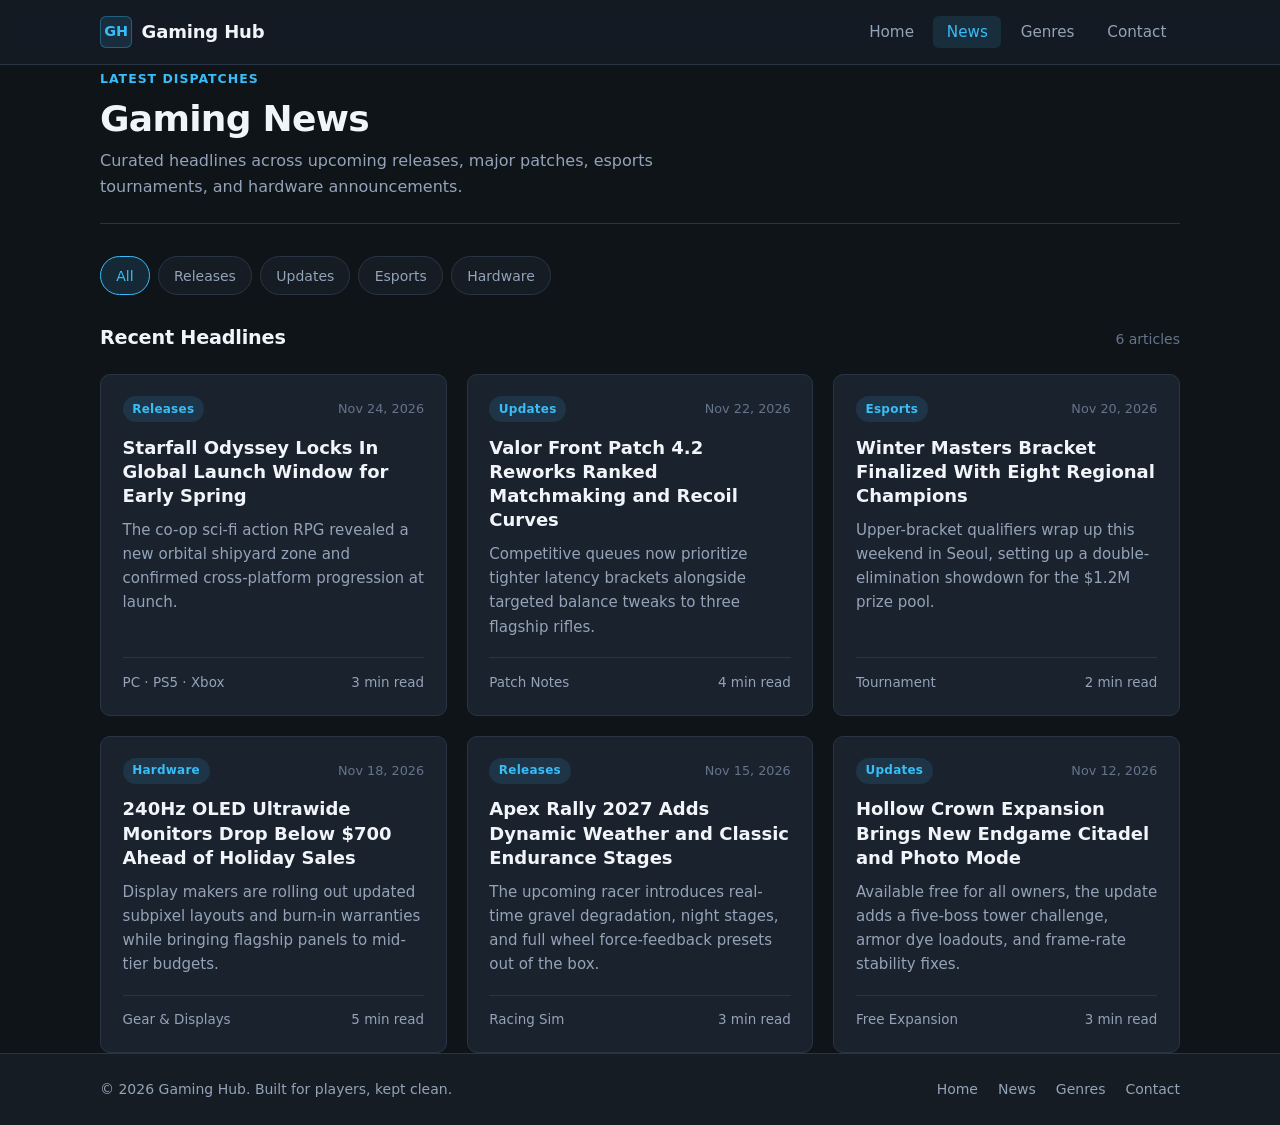
<file: pages/news.html>
<!DOCTYPE html>
<html lang="en">
  <head>
    <meta charset="UTF-8" />
    <meta name="viewport" content="width=device-width, initial-scale=1.0" />
    <title>News — Gaming Hub</title>
    <link rel="stylesheet" href="../css/news.css" />
  </head>
  <body>
    <header class="site-header">
      <div class="container navbar">
        <a class="brand" href="../index.html">
          <span class="brand-mark" aria-hidden="true">GH</span>
          <span>Gaming Hub</span>
        </a>
        <button
          class="nav-toggle"
          type="button"
          aria-expanded="false"
          aria-controls="primary-nav"
          aria-label="Toggle navigation"
        >
          Menu
        </button>
        <nav id="primary-nav" aria-label="Primary">
          <ul class="nav-links">
            <li><a class="nav-link" href="../index.html">Home</a></li>
            <li>
              <a class="nav-link active" href="news.html" aria-current="page"
                >News</a
              >
            </li>
            <li><a class="nav-link" href="genres.html">Genres</a></li>
            <li><a class="nav-link" href="contact.html">Contact</a></li>
          </ul>
        </nav>
      </div>
    </header>

    <main class="container">
      <section class="page-header">
        <span class="page-eyebrow">Latest Dispatches</span>
        <h1>Gaming News</h1>
        <p class="page-lead">
          Curated headlines across upcoming releases, major patches, esports
          tournaments, and hardware announcements.
        </p>
      </section>

      <section aria-label="News filter and articles">
        <div class="filter-bar" role="group" aria-label="Filter news by topic">
          <button
            class="filter-btn active"
            type="button"
            data-filter="all"
            aria-pressed="true"
          >
            All
          </button>
          <button
            class="filter-btn"
            type="button"
            data-filter="releases"
            aria-pressed="false"
          >
            Releases
          </button>
          <button
            class="filter-btn"
            type="button"
            data-filter="updates"
            aria-pressed="false"
          >
            Updates
          </button>
          <button
            class="filter-btn"
            type="button"
            data-filter="esports"
            aria-pressed="false"
          >
            Esports
          </button>
          <button
            class="filter-btn"
            type="button"
            data-filter="hardware"
            aria-pressed="false"
          >
            Hardware
          </button>
        </div>

        <div class="section-heading">
          <h2>Recent Headlines</h2>
          <span id="news-count" class="results-count">6 articles</span>
        </div>

        <div id="news-grid" class="card-grid">
          <article class="card news-card" data-category="releases">
            <div class="card-meta">
              <span class="badge">Releases</span>
              <time datetime="2026-11-24">Nov 24, 2026</time>
            </div>
            <h3 class="card-title">
              Starfall Odyssey Locks In Global Launch Window for Early Spring
            </h3>
            <p class="card-text">
              The co-op sci-fi action RPG revealed a new orbital shipyard zone and
              confirmed cross-platform progression at launch.
            </p>
            <div class="card-footer">
              <span>PC · PS5 · Xbox</span>
              <span>3 min read</span>
            </div>
          </article>

          <article class="card news-card" data-category="updates">
            <div class="card-meta">
              <span class="badge">Updates</span>
              <time datetime="2026-11-22">Nov 22, 2026</time>
            </div>
            <h3 class="card-title">
              Valor Front Patch 4.2 Reworks Ranked Matchmaking and Recoil Curves
            </h3>
            <p class="card-text">
              Competitive queues now prioritize tighter latency brackets alongside
              targeted balance tweaks to three flagship rifles.
            </p>
            <div class="card-footer">
              <span>Patch Notes</span>
              <span>4 min read</span>
            </div>
          </article>

          <article class="card news-card" data-category="esports">
            <div class="card-meta">
              <span class="badge">Esports</span>
              <time datetime="2026-11-20">Nov 20, 2026</time>
            </div>
            <h3 class="card-title">
              Winter Masters Bracket Finalized With Eight Regional Champions
            </h3>
            <p class="card-text">
              Upper-bracket qualifiers wrap up this weekend in Seoul, setting up
              a double-elimination showdown for the $1.2M prize pool.
            </p>
            <div class="card-footer">
              <span>Tournament</span>
              <span>2 min read</span>
            </div>
          </article>

          <article class="card news-card" data-category="hardware">
            <div class="card-meta">
              <span class="badge">Hardware</span>
              <time datetime="2026-11-18">Nov 18, 2026</time>
            </div>
            <h3 class="card-title">
              240Hz OLED Ultrawide Monitors Drop Below $700 Ahead of Holiday
              Sales
            </h3>
            <p class="card-text">
              Display makers are rolling out updated subpixel layouts and burn-in
              warranties while bringing flagship panels to mid-tier budgets.
            </p>
            <div class="card-footer">
              <span>Gear &amp; Displays</span>
              <span>5 min read</span>
            </div>
          </article>

          <article class="card news-card" data-category="releases">
            <div class="card-meta">
              <span class="badge">Releases</span>
              <time datetime="2026-11-15">Nov 15, 2026</time>
            </div>
            <h3 class="card-title">
              Apex Rally 2027 Adds Dynamic Weather and Classic Endurance Stages
            </h3>
            <p class="card-text">
              The upcoming racer introduces real-time gravel degradation, night
              stages, and full wheel force-feedback presets out of the box.
            </p>
            <div class="card-footer">
              <span>Racing Sim</span>
              <span>3 min read</span>
            </div>
          </article>

          <article class="card news-card" data-category="updates">
            <div class="card-meta">
              <span class="badge">Updates</span>
              <time datetime="2026-11-12">Nov 12, 2026</time>
            </div>
            <h3 class="card-title">
              Hollow Crown Expansion Brings New Endgame Citadel and Photo Mode
            </h3>
            <p class="card-text">
              Available free for all owners, the update adds a five-boss tower
              challenge, armor dye loadouts, and frame-rate stability fixes.
            </p>
            <div class="card-footer">
              <span>Free Expansion</span>
              <span>3 min read</span>
            </div>
          </article>
        </div>

        <p id="news-empty" class="empty-state hidden">
          No news articles match this category right now.
        </p>
      </section>
    </main>

    <footer class="site-footer">
      <div class="container footer-inner">
        <p>&copy; 2026 Gaming Hub. Built for players, kept clean.</p>
        <ul class="footer-links">
          <li><a href="../index.html">Home</a></li>
          <li><a href="news.html">News</a></li>
          <li><a href="genres.html">Genres</a></li>
          <li><a href="contact.html">Contact</a></li>
        </ul>
      </div>
    </footer>

    <script src="../js/news.js"></script>
  </body>
</html>
</file>
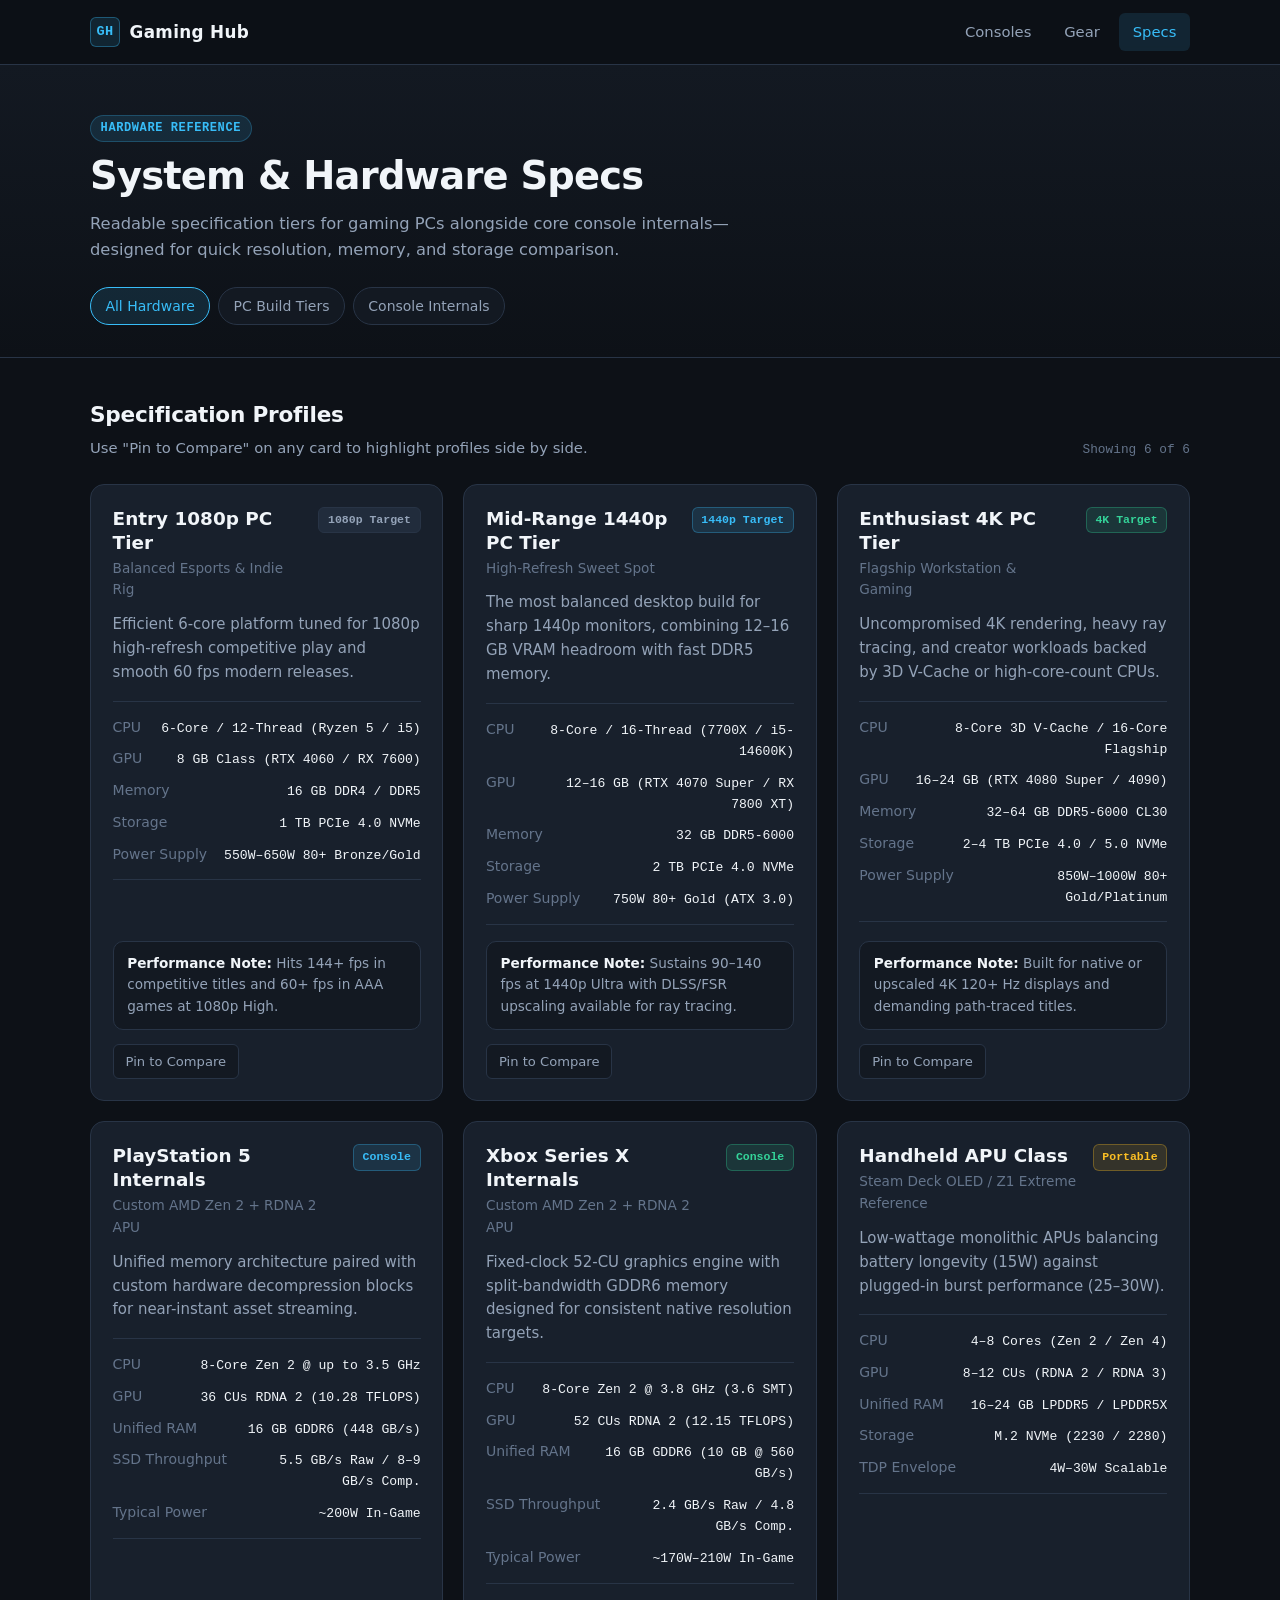
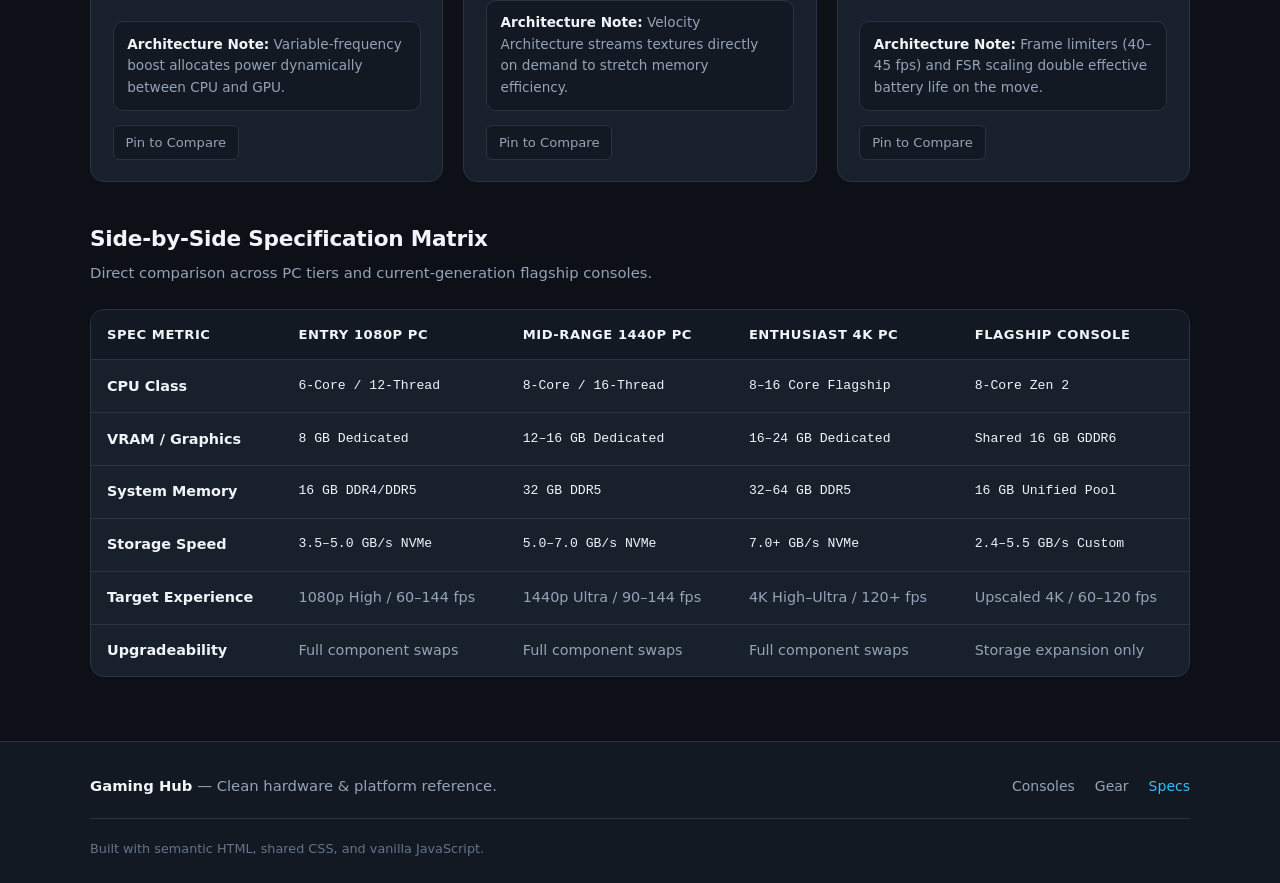
<file: pages/specs.html>
<!DOCTYPE html>
<html lang="en">
<head>
  <meta charset="UTF-8">
  <meta name="viewport" content="width=device-width, initial-scale=1.0">
  <title>Specs — Gaming Hub</title>
  <link rel="stylesheet" href="../css/specs.css">
  <script src="../js/specs.js" defer></script>
</head>
<body>
  <header class="site-header">
    <div class="container header-inner">
      <a href="consoles.html" class="brand">
        <span class="brand-mark" aria-hidden="true">GH</span>
        <span>Gaming Hub</span>
      </a>

      <button
        type="button"
        class="nav-toggle"
        data-nav-toggle
        aria-expanded="false"
        aria-controls="primary-nav"
      >
        Menu
      </button>

      <nav aria-label="Primary navigation">
        <ul id="primary-nav" class="nav-list" data-nav-list>
          <li><a href="consoles.html" class="nav-link">Consoles</a></li>
          <li><a href="gear.html" class="nav-link">Gear</a></li>
          <li><a href="specs.html" class="nav-link active" aria-current="page">Specs</a></li>
        </ul>
      </nav>
    </div>
  </header>

  <main>
    <section class="page-hero">
      <div class="container">
        <span class="eyebrow">Hardware Reference</span>
        <h1 class="page-title">System &amp; Hardware Specs</h1>
        <p class="page-subtitle">
          Readable specification tiers for gaming PCs alongside core console internals—designed for quick resolution, memory, and storage comparison.
        </p>

        <div class="filter-bar" role="group" aria-label="Filter hardware specifications">
          <button type="button" class="filter-btn is-active" data-filter="all" aria-pressed="true">All Hardware</button>
          <button type="button" class="filter-btn" data-filter="pc" aria-pressed="false">PC Build Tiers</button>
          <button type="button" class="filter-btn" data-filter="console" aria-pressed="false">Console Internals</button>
        </div>
      </div>
    </section>

    <section class="section">
      <div class="container">
        <div class="section-header">
          <div>
            <h2 class="section-title">Specification Profiles</h2>
            <p class="section-desc">Use "Pin to Compare" on any card to highlight profiles side by side.</p>
          </div>
          <span class="result-count" data-result-count></span>
        </div>

        <div class="card-grid" data-filter-grid>
          <article class="card" data-category="pc">
            <div class="card-top">
              <div>
                <h3 class="card-title">Entry 1080p PC Tier</h3>
                <p class="card-meta">Balanced Esports &amp; Indie Rig</p>
              </div>
              <span class="badge">1080p Target</span>
            </div>
            <p class="card-summary">
              Efficient 6-core platform tuned for 1080p high-refresh competitive play and smooth 60 fps modern releases.
            </p>
            <dl class="spec-list">
              <div class="spec-row">
                <dt class="spec-label">CPU</dt>
                <dd class="spec-value">6-Core / 12-Thread (Ryzen 5 / i5)</dd>
              </div>
              <div class="spec-row">
                <dt class="spec-label">GPU</dt>
                <dd class="spec-value">8 GB Class (RTX 4060 / RX 7600)</dd>
              </div>
              <div class="spec-row">
                <dt class="spec-label">Memory</dt>
                <dd class="spec-value">16 GB DDR4 / DDR5</dd>
              </div>
              <div class="spec-row">
                <dt class="spec-label">Storage</dt>
                <dd class="spec-value">1 TB PCIe 4.0 NVMe</dd>
              </div>
              <div class="spec-row">
                <dt class="spec-label">Power Supply</dt>
                <dd class="spec-value">550W–650W 80+ Bronze/Gold</dd>
              </div>
            </dl>
            <p class="card-note">
              <strong>Performance Note:</strong> Hits 144+ fps in competitive titles and 60+ fps in AAA games at 1080p High.
            </p>
            <button type="button" class="card-action" data-pin-card aria-pressed="false">Pin to Compare</button>
          </article>

          <article class="card" data-category="pc">
            <div class="card-top">
              <div>
                <h3 class="card-title">Mid-Range 1440p PC Tier</h3>
                <p class="card-meta">High-Refresh Sweet Spot</p>
              </div>
              <span class="badge badge--accent">1440p Target</span>
            </div>
            <p class="card-summary">
              The most balanced desktop build for sharp 1440p monitors, combining 12–16 GB VRAM headroom with fast DDR5 memory.
            </p>
            <dl class="spec-list">
              <div class="spec-row">
                <dt class="spec-label">CPU</dt>
                <dd class="spec-value">8-Core / 16-Thread (7700X / i5-14600K)</dd>
              </div>
              <div class="spec-row">
                <dt class="spec-label">GPU</dt>
                <dd class="spec-value">12–16 GB (RTX 4070 Super / RX 7800 XT)</dd>
              </div>
              <div class="spec-row">
                <dt class="spec-label">Memory</dt>
                <dd class="spec-value">32 GB DDR5-6000</dd>
              </div>
              <div class="spec-row">
                <dt class="spec-label">Storage</dt>
                <dd class="spec-value">2 TB PCIe 4.0 NVMe</dd>
              </div>
              <div class="spec-row">
                <dt class="spec-label">Power Supply</dt>
                <dd class="spec-value">750W 80+ Gold (ATX 3.0)</dd>
              </div>
            </dl>
            <p class="card-note">
              <strong>Performance Note:</strong> Sustains 90–140 fps at 1440p Ultra with DLSS/FSR upscaling available for ray tracing.
            </p>
            <button type="button" class="card-action" data-pin-card aria-pressed="false">Pin to Compare</button>
          </article>

          <article class="card" data-category="pc">
            <div class="card-top">
              <div>
                <h3 class="card-title">Enthusiast 4K PC Tier</h3>
                <p class="card-meta">Flagship Workstation &amp; Gaming</p>
              </div>
              <span class="badge badge--emerald">4K Target</span>
            </div>
            <p class="card-summary">
              Uncompromised 4K rendering, heavy ray tracing, and creator workloads backed by 3D V-Cache or high-core-count CPUs.
            </p>
            <dl class="spec-list">
              <div class="spec-row">
                <dt class="spec-label">CPU</dt>
                <dd class="spec-value">8-Core 3D V-Cache / 16-Core Flagship</dd>
              </div>
              <div class="spec-row">
                <dt class="spec-label">GPU</dt>
                <dd class="spec-value">16–24 GB (RTX 4080 Super / 4090)</dd>
              </div>
              <div class="spec-row">
                <dt class="spec-label">Memory</dt>
                <dd class="spec-value">32–64 GB DDR5-6000 CL30</dd>
              </div>
              <div class="spec-row">
                <dt class="spec-label">Storage</dt>
                <dd class="spec-value">2–4 TB PCIe 4.0 / 5.0 NVMe</dd>
              </div>
              <div class="spec-row">
                <dt class="spec-label">Power Supply</dt>
                <dd class="spec-value">850W–1000W 80+ Gold/Platinum</dd>
              </div>
            </dl>
            <p class="card-note">
              <strong>Performance Note:</strong> Built for native or upscaled 4K 120+ Hz displays and demanding path-traced titles.
            </p>
            <button type="button" class="card-action" data-pin-card aria-pressed="false">Pin to Compare</button>
          </article>

          <article class="card" data-category="console">
            <div class="card-top">
              <div>
                <h3 class="card-title">PlayStation 5 Internals</h3>
                <p class="card-meta">Custom AMD Zen 2 + RDNA 2 APU</p>
              </div>
              <span class="badge badge--accent">Console</span>
            </div>
            <p class="card-summary">
              Unified memory architecture paired with custom hardware decompression blocks for near-instant asset streaming.
            </p>
            <dl class="spec-list">
              <div class="spec-row">
                <dt class="spec-label">CPU</dt>
                <dd class="spec-value">8-Core Zen 2 @ up to 3.5 GHz</dd>
              </div>
              <div class="spec-row">
                <dt class="spec-label">GPU</dt>
                <dd class="spec-value">36 CUs RDNA 2 (10.28 TFLOPS)</dd>
              </div>
              <div class="spec-row">
                <dt class="spec-label">Unified RAM</dt>
                <dd class="spec-value">16 GB GDDR6 (448 GB/s)</dd>
              </div>
              <div class="spec-row">
                <dt class="spec-label">SSD Throughput</dt>
                <dd class="spec-value">5.5 GB/s Raw / 8–9 GB/s Comp.</dd>
              </div>
              <div class="spec-row">
                <dt class="spec-label">Typical Power</dt>
                <dd class="spec-value">~200W In-Game</dd>
              </div>
            </dl>
            <p class="card-note">
              <strong>Architecture Note:</strong> Variable-frequency boost allocates power dynamically between CPU and GPU.
            </p>
            <button type="button" class="card-action" data-pin-card aria-pressed="false">Pin to Compare</button>
          </article>

          <article class="card" data-category="console">
            <div class="card-top">
              <div>
                <h3 class="card-title">Xbox Series X Internals</h3>
                <p class="card-meta">Custom AMD Zen 2 + RDNA 2 APU</p>
              </div>
              <span class="badge badge--emerald">Console</span>
            </div>
            <p class="card-summary">
              Fixed-clock 52-CU graphics engine with split-bandwidth GDDR6 memory designed for consistent native resolution targets.
            </p>
            <dl class="spec-list">
              <div class="spec-row">
                <dt class="spec-label">CPU</dt>
                <dd class="spec-value">8-Core Zen 2 @ 3.8 GHz (3.6 SMT)</dd>
              </div>
              <div class="spec-row">
                <dt class="spec-label">GPU</dt>
                <dd class="spec-value">52 CUs RDNA 2 (12.15 TFLOPS)</dd>
              </div>
              <div class="spec-row">
                <dt class="spec-label">Unified RAM</dt>
                <dd class="spec-value">16 GB GDDR6 (10 GB @ 560 GB/s)</dd>
              </div>
              <div class="spec-row">
                <dt class="spec-label">SSD Throughput</dt>
                <dd class="spec-value">2.4 GB/s Raw / 4.8 GB/s Comp.</dd>
              </div>
              <div class="spec-row">
                <dt class="spec-label">Typical Power</dt>
                <dd class="spec-value">~170W–210W In-Game</dd>
              </div>
            </dl>
            <p class="card-note">
              <strong>Architecture Note:</strong> Velocity Architecture streams textures directly on demand to stretch memory efficiency.
            </p>
            <button type="button" class="card-action" data-pin-card aria-pressed="false">Pin to Compare</button>
          </article>

          <article class="card" data-category="console">
            <div class="card-top">
              <div>
                <h3 class="card-title">Handheld APU Class</h3>
                <p class="card-meta">Steam Deck OLED / Z1 Extreme Reference</p>
              </div>
              <span class="badge badge--amber">Portable</span>
            </div>
            <p class="card-summary">
              Low-wattage monolithic APUs balancing battery longevity (15W) against plugged-in burst performance (25–30W).
            </p>
            <dl class="spec-list">
              <div class="spec-row">
                <dt class="spec-label">CPU</dt>
                <dd class="spec-value">4–8 Cores (Zen 2 / Zen 4)</dd>
              </div>
              <div class="spec-row">
                <dt class="spec-label">GPU</dt>
                <dd class="spec-value">8–12 CUs (RDNA 2 / RDNA 3)</dd>
              </div>
              <div class="spec-row">
                <dt class="spec-label">Unified RAM</dt>
                <dd class="spec-value">16–24 GB LPDDR5 / LPDDR5X</dd>
              </div>
              <div class="spec-row">
                <dt class="spec-label">Storage</dt>
                <dd class="spec-value">M.2 NVMe (2230 / 2280)</dd>
              </div>
              <div class="spec-row">
                <dt class="spec-label">TDP Envelope</dt>
                <dd class="spec-value">4W–30W Scalable</dd>
              </div>
            </dl>
            <p class="card-note">
              <strong>Architecture Note:</strong> Frame limiters (40–45 fps) and FSR scaling double effective battery life on the move.
            </p>
            <button type="button" class="card-action" data-pin-card aria-pressed="false">Pin to Compare</button>
          </article>
        </div>
      </div>
    </section>

    <section class="section">
      <div class="container">
        <div class="section-header">
          <div>
            <h2 class="section-title">Side-by-Side Specification Matrix</h2>
            <p class="section-desc">Direct comparison across PC tiers and current-generation flagship consoles.</p>
          </div>
        </div>

        <div class="table-wrap">
          <table class="comparison-table">
            <thead>
              <tr>
                <th scope="col">Spec Metric</th>
                <th scope="col">Entry 1080p PC</th>
                <th scope="col">Mid-Range 1440p PC</th>
                <th scope="col">Enthusiast 4K PC</th>
                <th scope="col">Flagship Console</th>
              </tr>
            </thead>
            <tbody>
              <tr>
                <th scope="row">CPU Class</th>
                <td class="mono">6-Core / 12-Thread</td>
                <td class="mono">8-Core / 16-Thread</td>
                <td class="mono">8–16 Core Flagship</td>
                <td class="mono">8-Core Zen 2</td>
              </tr>
              <tr>
                <th scope="row">VRAM / Graphics</th>
                <td class="mono">8 GB Dedicated</td>
                <td class="mono">12–16 GB Dedicated</td>
                <td class="mono">16–24 GB Dedicated</td>
                <td class="mono">Shared 16 GB GDDR6</td>
              </tr>
              <tr>
                <th scope="row">System Memory</th>
                <td class="mono">16 GB DDR4/DDR5</td>
                <td class="mono">32 GB DDR5</td>
                <td class="mono">32–64 GB DDR5</td>
                <td class="mono">16 GB Unified Pool</td>
              </tr>
              <tr>
                <th scope="row">Storage Speed</th>
                <td class="mono">3.5–5.0 GB/s NVMe</td>
                <td class="mono">5.0–7.0 GB/s NVMe</td>
                <td class="mono">7.0+ GB/s NVMe</td>
                <td class="mono">2.4–5.5 GB/s Custom</td>
              </tr>
              <tr>
                <th scope="row">Target Experience</th>
                <td>1080p High / 60–144 fps</td>
                <td>1440p Ultra / 90–144 fps</td>
                <td>4K High–Ultra / 120+ fps</td>
                <td>Upscaled 4K / 60–120 fps</td>
              </tr>
              <tr>
                <th scope="row">Upgradeability</th>
                <td>Full component swaps</td>
                <td>Full component swaps</td>
                <td>Full component swaps</td>
                <td>Storage expansion only</td>
              </tr>
            </tbody>
          </table>
        </div>
      </div>
    </section>
  </main>

  <footer class="site-footer">
    <div class="container footer-inner">
      <p class="footer-brand"><strong>Gaming Hub</strong> — Clean hardware &amp; platform reference.</p>
      <nav aria-label="Footer navigation" class="footer-links">
        <a href="consoles.html">Consoles</a>
        <a href="gear.html">Gear</a>
        <a href="specs.html" class="active">Specs</a>
      </nav>
      <p class="footer-copy">Built with semantic HTML, shared CSS, and vanilla JavaScript.</p>
    </div>
  </footer>
</body>
</html>
</file>
<file: style.css>
/* ==========================================================================
   Gaming Hub — Shared Dark Theme Stylesheet
   Clean, minimal dark slate/charcoal palette with crisp card borders.
   ========================================================================== */

:root {
  --bg-base: #0d1117;
  --bg-surface: #151c24;
  --bg-elevated: #1c2530;
  --bg-hover: #232e3c;

  --border-subtle: #263242;
  --border-strong: #36475c;

  --text-primary: #eef3f8;
  --text-secondary: #9eb0c4;
  --text-muted: #708297;

  --accent: #38bdf8;
  --accent-hover: #7dd3fc;
  --accent-soft: rgba(56, 189, 248, 0.12);

  --positive: #34d399;
  --positive-soft: rgba(52, 211, 153, 0.12);
  --negative: #fb7185;
  --negative-soft: rgba(251, 113, 133, 0.12);
  --warning: #fbbf24;
  --warning-soft: rgba(251, 191, 36, 0.12);

  --radius-sm: 6px;
  --radius-md: 10px;
  --radius-lg: 14px;
  --max-width: 1120px;
  --transition: 160ms ease;
}

*,
*::before,
*::after {
  box-sizing: border-box;
}

html {
  color-scheme: dark;
  scroll-behavior: smooth;
}

body {
  margin: 0;
  min-height: 100vh;
  display: flex;
  flex-direction: column;
  background-color: var(--bg-base);
  color: var(--text-primary);
  font-family: -apple-system, BlinkMacSystemFont, "Segoe UI", Roboto, Inter, Helvetica, Arial, sans-serif;
  font-size: 15px;
  line-height: 1.6;
  -webkit-font-smoothing: antialiased;
}

img,
svg {
  display: block;
  max-width: 100%;
}

a {
  color: inherit;
  text-decoration: none;
}

button,
input,
select,
textarea {
  font: inherit;
  color: inherit;
}

:focus-visible {
  outline: 2px solid var(--accent);
  outline-offset: 2px;
}

.sr-only {
  position: absolute;
  width: 1px;
  height: 1px;
  padding: 0;
  margin: -1px;
  overflow: hidden;
  clip: rect(0, 0, 0, 0);
  white-space: nowrap;
  border: 0;
}

.tabular {
  font-variant-numeric: tabular-nums;
}

/* Layout Containers
   ========================================================================== */

.container {
  width: 100%;
  max-width: var(--max-width);
  margin: 0 auto;
  padding: 0 20px;
}

main {
  flex: 1;
  padding: 36px 0 64px;
}

.section {
  margin-top: 40px;
}

.section-header {
  display: flex;
  align-items: baseline;
  justify-content: space-between;
  gap: 16px;
  margin-bottom: 18px;
}

.section-title {
  margin: 0;
  font-size: 1.2rem;
  font-weight: 600;
  letter-spacing: -0.01em;
}

.section-link {
  font-size: 0.9rem;
  color: var(--accent);
  transition: color var(--transition);
}

.section-link:hover {
  color: var(--accent-hover);
}

/* Header & Navigation
   ========================================================================== */

.site-header {
  position: sticky;
  top: 0;
  z-index: 20;
  background-color: rgba(13, 17, 23, 0.92);
  backdrop-filter: blur(10px);
  border-bottom: 1px solid var(--border-subtle);
}

.nav-bar {
  display: flex;
  align-items: center;
  justify-content: space-between;
  gap: 20px;
  min-height: 64px;
}

.brand {
  display: inline-flex;
  align-items: center;
  gap: 10px;
  font-weight: 700;
  font-size: 1.05rem;
  letter-spacing: -0.02em;
}

.brand-mark {
  width: 28px;
  height: 28px;
  border-radius: 7px;
  display: grid;
  place-items: center;
  background-color: var(--accent-soft);
  border: 1px solid rgba(56, 189, 248, 0.35);
  color: var(--accent);
  font-size: 0.85rem;
  font-weight: 800;
}

.nav-toggle {
  display: none;
  background: var(--bg-surface);
  border: 1px solid var(--border-subtle);
  border-radius: var(--radius-sm);
  padding: 6px 10px;
  cursor: pointer;
  color: var(--text-secondary);
}

.nav-links {
  display: flex;
  align-items: center;
  gap: 6px;
  list-style: none;
  margin: 0;
  padding: 0;
}

.nav-link {
  display: inline-block;
  padding: 7px 13px;
  border-radius: var(--radius-sm);
  font-size: 0.92rem;
  font-weight: 500;
  color: var(--text-secondary);
  transition: background-color var(--transition), color var(--transition);
}

.nav-link:hover {
  color: var(--text-primary);
  background-color: var(--bg-surface);
}

.nav-link[aria-current="page"] {
  color: var(--accent);
  background-color: var(--accent-soft);
}

/* Page Header / Hero
   ========================================================================== */

.page-header {
  padding-bottom: 24px;
  border-bottom: 1px solid var(--border-subtle);
  margin-bottom: 28px;
}

.eyebrow {
  display: inline-block;
  margin-bottom: 8px;
  font-size: 0.78rem;
  font-weight: 600;
  letter-spacing: 0.08em;
  text-transform: uppercase;
  color: var(--accent);
}

.page-title {
  margin: 0 0 8px;
  font-size: clamp(1.6rem, 3vw, 2.15rem);
  font-weight: 700;
  line-height: 1.2;
  letter-spacing: -0.025em;
}

.page-subtitle {
  margin: 0;
  max-width: 660px;
  color: var(--text-secondary);
  font-size: 0.98rem;
}

.hero-card {
  background-color: var(--bg-surface);
  border: 1px solid var(--border-subtle);
  border-radius: var(--radius-lg);
  padding: 32px;
  display: grid;
  grid-template-columns: 1.4fr 1fr;
  gap: 28px;
  align-items: center;
}

.hero-actions {
  display: flex;
  flex-wrap: wrap;
  gap: 10px;
  margin-top: 20px;
}

.hero-stats {
  display: grid;
  grid-template-columns: repeat(2, 1fr);
  gap: 12px;
}

.stat-tile {
  background-color: var(--bg-elevated);
  border: 1px solid var(--border-subtle);
  border-radius: var(--radius-md);
  padding: 14px 16px;
}

.stat-value {
  display: block;
  font-size: 1.4rem;
  font-weight: 700;
  color: var(--text-primary);
}

.stat-label {
  display: block;
  font-size: 0.8rem;
  color: var(--text-muted);
}

/* Buttons & Controls
   ========================================================================== */

.btn {
  display: inline-flex;
  align-items: center;
  justify-content: center;
  gap: 8px;
  padding: 9px 16px;
  border-radius: var(--radius-sm);
  font-size: 0.9rem;
  font-weight: 600;
  border: 1px solid var(--border-strong);
  background-color: var(--bg-elevated);
  color: var(--text-primary);
  cursor: pointer;
  transition: background-color var(--transition), border-color var(--transition);
}

.btn:hover {
  background-color: var(--bg-hover);
  border-color: var(--text-muted);
}

.btn-primary {
  background-color: var(--accent);
  border-color: var(--accent);
  color: #081018;
}

.btn-primary:hover {
  background-color: var(--accent-hover);
  border-color: var(--accent-hover);
}

.controls-bar {
  display: flex;
  flex-wrap: wrap;
  align-items: center;
  justify-content: space-between;
  gap: 14px;
  margin-bottom: 22px;
  padding: 14px 16px;
  background-color: var(--bg-surface);
  border: 1px solid var(--border-subtle);
  border-radius: var(--radius-md);
}

.filter-pills {
  display: flex;
  flex-wrap: wrap;
  gap: 6px;
}

.pill-btn {
  padding: 6px 12px;
  border-radius: 999px;
  border: 1px solid var(--border-subtle);
  background-color: transparent;
  color: var(--text-secondary);
  font-size: 0.84rem;
  font-weight: 500;
  cursor: pointer;
  transition: all var(--transition);
}

.pill-btn:hover {
  color: var(--text-primary);
  border-color: var(--border-strong);
}

.pill-btn.is-active {
  background-color: var(--accent-soft);
  border-color: rgba(56, 189, 248, 0.45);
  color: var(--accent);
}

.control-inputs {
  display: flex;
  flex-wrap: wrap;
  align-items: center;
  gap: 10px;
}

.control-field {
  display: flex;
  align-items: center;
  gap: 8px;
}

.control-label {
  font-size: 0.82rem;
  color: var(--text-muted);
  white-space: nowrap;
}

.input,
.select {
  background-color: var(--bg-base);
  border: 1px solid var(--border-subtle);
  border-radius: var(--radius-sm);
  padding: 7px 11px;
  font-size: 0.88rem;
  color: var(--text-primary);
  transition: border-color var(--transition);
}

.input:hover,
.select:hover {
  border-color: var(--border-strong);
}

.results-meta {
  display: flex;
  align-items: center;
  justify-content: space-between;
  margin-bottom: 16px;
  font-size: 0.86rem;
  color: var(--text-muted);
}

/* Grids & Cards
   ========================================================================== */

.grid {
  display: grid;
  gap: 18px;
}

.grid-2 {
  grid-template-columns: repeat(2, minmax(0, 1fr));
}

.grid-3 {
  grid-template-columns: repeat(3, minmax(0, 1fr));
}

.card {
  background-color: var(--bg-surface);
  border: 1px solid var(--border-subtle);
  border-radius: var(--radius-md);
  padding: 20px;
  display: flex;
  flex-direction: column;
  gap: 14px;
  transition: border-color var(--transition), transform var(--transition);
}

.card:hover {
  border-color: var(--border-strong);
}

.card-top {
  display: flex;
  align-items: flex-start;
  justify-content: space-between;
  gap: 12px;
}

.card-title {
  margin: 0;
  font-size: 1.12rem;
  font-weight: 650;
  line-height: 1.3;
}

.card-meta {
  margin: 4px 0 0;
  font-size: 0.83rem;
  color: var(--text-muted);
}

.score-badge {
  flex-shrink: 0;
  min-width: 48px;
  padding: 6px 10px;
  border-radius: var(--radius-sm);
  text-align: center;
  font-weight: 700;
  font-size: 1rem;
  line-height: 1.1;
  border: 1px solid var(--border-strong);
  background-color: var(--bg-elevated);
}

.score-badge.tier-high {
  color: var(--positive);
  background-color: var(--positive-soft);
  border-color: rgba(52, 211, 153, 0.35);
}

.score-badge.tier-mid {
  color: var(--accent);
  background-color: var(--accent-soft);
  border-color: rgba(56, 189, 248, 0.35);
}

.score-badge.tier-solid {
  color: var(--warning);
  background-color: var(--warning-soft);
  border-color: rgba(251, 191, 36, 0.35);
}

.tag-row {
  display: flex;
  flex-wrap: wrap;
  gap: 6px;
}

.tag {
  padding: 3px 8px;
  border-radius: 4px;
  font-size: 0.76rem;
  font-weight: 500;
  color: var(--text-secondary);
  background-color: var(--bg-elevated);
  border: 1px solid var(--border-subtle);
}

/* Reviews Page
   ========================================================================== */

.review-verdict {
  margin: 0;
  color: var(--text-secondary);
  font-size: 0.94rem;
}

.pros-cons {
  display: grid;
  grid-template-columns: repeat(2, minmax(0, 1fr));
  gap: 12px;
  padding-top: 12px;
  border-top: 1px solid var(--border-subtle);
  margin-top: auto;
}

.pros-cons-title {
  margin: 0 0 6px;
  font-size: 0.76rem;
  font-weight: 700;
  letter-spacing: 0.06em;
  text-transform: uppercase;
}

.pros-cons-title.is-pro {
  color: var(--positive);
}

.pros-cons-title.is-con {
  color: var(--negative);
}

.takeaway-list {
  margin: 0;
  padding: 0;
  list-style: none;
  display: flex;
  flex-direction: column;
  gap: 5px;
  font-size: 0.85rem;
  color: var(--text-secondary);
}

.takeaway-list li {
  position: relative;
  padding-left: 14px;
}

.takeaway-list.is-pro li::before {
  content: "+";
  position: absolute;
  left: 0;
  color: var(--positive);
  font-weight: 700;
}

.takeaway-list.is-con li::before {
  content: "−";
  position: absolute;
  left: 0;
  color: var(--negative);
  font-weight: 700;
}

.takeaway-list li.takeaway-empty {
  padding-left: 0;
  color: var(--text-muted);
}

.takeaway-list li.takeaway-empty::before {
  content: none;
}

.review-form {
  gap: 16px;
}

.form-grid {
  display: grid;
  grid-template-columns: repeat(4, minmax(0, 1fr));
  gap: 14px;
}

.form-grid-2 {
  grid-template-columns: repeat(2, minmax(0, 1fr));
}

.form-field {
  display: flex;
  flex-direction: column;
  gap: 6px;
}

.form-label {
  font-size: 0.82rem;
  font-weight: 500;
  color: var(--text-secondary);
}

.required-mark {
  color: var(--negative);
}

.textarea {
  width: 100%;
  resize: vertical;
  min-height: 96px;
  background-color: var(--bg-base);
  border: 1px solid var(--border-subtle);
  border-radius: var(--radius-sm);
  padding: 9px 12px;
  font-size: 0.9rem;
  line-height: 1.5;
  color: var(--text-primary);
  transition: border-color var(--transition);
}

.textarea:hover {
  border-color: var(--border-strong);
}

.input[aria-invalid="true"],
.textarea[aria-invalid="true"] {
  border-color: var(--negative);
}

.form-feedback {
  padding: 10px 13px;
  border-radius: var(--radius-sm);
  font-size: 0.88rem;
  font-weight: 500;
  border: 1px solid transparent;
}

.form-feedback.is-error {
  color: var(--negative);
  background-color: var(--negative-soft);
  border-color: rgba(251, 113, 133, 0.35);
}

.form-feedback.is-success {
  color: var(--positive);
  background-color: var(--positive-soft);
  border-color: rgba(52, 211, 153, 0.35);
}

.form-actions {
  display: flex;
  align-items: center;
  justify-content: flex-end;
  gap: 10px;
}

/* Ratings Page
   ========================================================================== */

.summary-strip {
  display: grid;
  grid-template-columns: repeat(3, minmax(0, 1fr));
  gap: 14px;
  margin-bottom: 22px;
}

.rating-bars {
  display: flex;
  flex-direction: column;
  gap: 10px;
}

.rating-row {
  display: grid;
  grid-template-columns: 92px 1fr 38px;
  align-items: center;
  gap: 10px;
  font-size: 0.85rem;
}

.rating-name {
  color: var(--text-secondary);
}

.rating-track {
  height: 7px;
  border-radius: 999px;
  background-color: var(--bg-base);
  border: 1px solid var(--border-subtle);
  overflow: hidden;
}

.rating-fill {
  height: 100%;
  border-radius: 999px;
  background-color: var(--accent);
}

.rating-fill.is-high {
  background-color: var(--positive);
}

.rating-num {
  text-align: right;
  font-weight: 600;
  color: var(--text-primary);
}

.card-footer-note {
  margin-top: auto;
  padding-top: 10px;
  border-top: 1px solid var(--border-subtle);
  display: flex;
  align-items: center;
  justify-content: space-between;
  font-size: 0.82rem;
  color: var(--text-muted);
}

/* Compare Page
   ========================================================================== */

.compare-toolbar {
  display: flex;
  flex-wrap: wrap;
  align-items: center;
  justify-content: space-between;
  gap: 14px;
  padding: 16px;
  background-color: var(--bg-surface);
  border: 1px solid var(--border-subtle);
  border-radius: var(--radius-md);
  margin-bottom: 22px;
}

.compare-selectors {
  display: flex;
  flex-wrap: wrap;
  align-items: center;
  gap: 10px;
}

.compare-cards {
  display: grid;
  grid-template-columns: repeat(2, minmax(0, 1fr));
  align-items: stretch;
  gap: 20px;
  margin-bottom: 24px;
}

.compare-cards .card {
  padding: 22px;
  gap: 12px;
  height: 100%;
}

.compare-cards .card-top {
  align-items: center;
  gap: 16px;
}

.compare-cards .card-top > div {
  min-width: 0;
}

.compare-cards .review-verdict {
  margin-top: auto;
  padding-top: 12px;
  border-top: 1px solid var(--border-subtle);
}

.compare-slot-label {
  align-self: flex-start;
  font-size: 0.74rem;
  font-weight: 700;
  letter-spacing: 0.08em;
  line-height: 1.2;
  text-transform: uppercase;
  color: var(--accent);
}

.compare-table-wrap {
  background-color: var(--bg-surface);
  border: 1px solid var(--border-subtle);
  border-radius: var(--radius-md);
  overflow-x: auto;
}

.compare-table {
  width: 100%;
  border-collapse: collapse;
  font-size: 0.92rem;
}

.compare-table th,
.compare-table td {
  padding: 13px 16px;
  text-align: left;
  border-bottom: 1px solid var(--border-subtle);
}

.compare-table thead th {
  background-color: var(--bg-elevated);
  font-size: 0.85rem;
  font-weight: 650;
  color: var(--text-secondary);
}

.compare-table tbody tr:last-child th,
.compare-table tbody tr:last-child td {
  border-bottom: 0;
}

.compare-table tbody th {
  width: 24%;
  color: var(--text-muted);
  font-weight: 500;
}

.metric-winner {
  color: var(--positive);
  font-weight: 650;
}

.empty-state {
  padding: 36px 20px;
  text-align: center;
  background-color: var(--bg-surface);
  border: 1px dashed var(--border-strong);
  border-radius: var(--radius-md);
  color: var(--text-secondary);
}

/* Footer
   ========================================================================== */

.site-footer {
  margin-top: auto;
  border-top: 1px solid var(--border-subtle);
  background-color: var(--bg-surface);
  padding: 24px 0;
}

.footer-inner {
  display: flex;
  flex-wrap: wrap;
  align-items: center;
  justify-content: space-between;
  gap: 16px;
  font-size: 0.86rem;
  color: var(--text-muted);
}

.footer-links {
  display: flex;
  flex-wrap: wrap;
  gap: 18px;
  list-style: none;
  margin: 0;
  padding: 0;
}

.footer-links a {
  color: var(--text-secondary);
  transition: color var(--transition);
}

.footer-links a:hover {
  color: var(--accent);
}

/* Responsive Adjustments
   ========================================================================== */

@media (max-width: 900px) {
  .grid-3,
  .form-grid {
    grid-template-columns: repeat(2, minmax(0, 1fr));
  }

  .hero-card {
    grid-template-columns: 1fr;
  }
}

@media (max-width: 700px) {
  .nav-bar {
    flex-wrap: wrap;
    padding: 12px 0;
  }

  .nav-toggle {
    display: inline-flex;
    align-items: center;
    gap: 6px;
  }

  .nav-links {
    display: none;
    width: 100%;
    flex-direction: column;
    align-items: stretch;
    padding-top: 8px;
    border-top: 1px solid var(--border-subtle);
  }

  .nav-links.is-open {
    display: flex;
  }

  .grid-2,
  .grid-3,
  .summary-strip,
  .compare-cards,
  .pros-cons,
  .form-grid,
  .form-grid-2 {
    grid-template-columns: 1fr;
  }
}
</file>
<file: css/news.css>
/* ==========================================================================
   Gaming Hub — News Page Stylesheet
   ========================================================================== */

:root {
  --bg-primary: #0f1419;
  --bg-secondary: #151c24;
  --bg-card: #1a222d;
  --bg-card-hover: #202a37;
  --border-color: #293545;
  --border-strong: #3a4a5e;

  --text-primary: #f1f5f9;
  --text-secondary: #94a3b8;
  --text-muted: #64748b;

  --accent: #38bdf8;
  --accent-soft: rgba(56, 189, 248, 0.12);

  --radius-sm: 6px;
  --radius-md: 10px;
  --max-width: 1120px;
  --transition: 0.18s ease;
}

/* Reset & Base */
*,
*::before,
*::after {
  box-sizing: border-box;
  margin: 0;
  padding: 0;
}

html {
  scroll-behavior: smooth;
}

body {
  min-height: 100vh;
  display: flex;
  flex-direction: column;
  background-color: var(--bg-primary);
  color: var(--text-primary);
  font-family: system-ui, -apple-system, BlinkMacSystemFont, "Segoe UI", Roboto,
    Oxygen, Ubuntu, Cantarell, sans-serif;
  font-size: 16px;
  line-height: 1.6;
  -webkit-font-smoothing: antialiased;
}

a {
  color: inherit;
  text-decoration: none;
}

ul {
  list-style: none;
}

button {
  font: inherit;
  color: inherit;
}

:focus-visible {
  outline: 2px solid var(--accent);
  outline-offset: 2px;
}

/* Layout Container */
.container {
  width: 100%;
  max-width: var(--max-width);
  margin: 0 auto;
  padding: 0 1.25rem;
}

main {
  flex: 1;
  padding: 2.5rem 0 4rem;
}

/* Header & Navbar */
.site-header {
  position: sticky;
  top: 0;
  z-index: 100;
  background-color: rgba(21, 28, 36, 0.92);
  backdrop-filter: blur(10px);
  border-bottom: 1px solid var(--border-color);
}

.navbar {
  display: flex;
  align-items: center;
  justify-content: space-between;
  min-height: 64px;
  gap: 1rem;
}

.brand {
  display: inline-flex;
  align-items: center;
  gap: 0.6rem;
  font-size: 1.125rem;
  font-weight: 700;
  letter-spacing: -0.01em;
}

.brand-mark {
  display: inline-grid;
  place-items: center;
  width: 32px;
  height: 32px;
  border-radius: var(--radius-sm);
  background-color: var(--accent-soft);
  border: 1px solid rgba(56, 189, 248, 0.35);
  color: var(--accent);
  font-size: 0.9rem;
  font-weight: 800;
}

.nav-links {
  display: flex;
  align-items: center;
  gap: 0.35rem;
}

.nav-link {
  padding: 0.45rem 0.85rem;
  border-radius: var(--radius-sm);
  color: var(--text-secondary);
  font-size: 0.95rem;
  font-weight: 500;
  transition: color var(--transition), background-color var(--transition);
}

.nav-link:hover {
  color: var(--text-primary);
  background-color: rgba(255, 255, 255, 0.04);
}

.nav-link.active {
  color: var(--accent);
  background-color: var(--accent-soft);
}

.nav-toggle {
  display: none;
  background: transparent;
  border: 1px solid var(--border-color);
  border-radius: var(--radius-sm);
  padding: 0.4rem 0.65rem;
  color: var(--text-primary);
  cursor: pointer;
}

/* Page Header */
.page-header {
  margin-bottom: 2rem;
  padding-bottom: 1.5rem;
  border-bottom: 1px solid var(--border-color);
}

.page-eyebrow {
  display: inline-block;
  margin-bottom: 0.5rem;
  font-size: 0.78rem;
  font-weight: 600;
  letter-spacing: 0.08em;
  text-transform: uppercase;
  color: var(--accent);
}

.page-header h1 {
  font-size: clamp(1.75rem, 3vw, 2.25rem);
  font-weight: 700;
  letter-spacing: -0.02em;
  line-height: 1.2;
  margin-bottom: 0.5rem;
}

.page-lead {
  color: var(--text-secondary);
  max-width: 62ch;
}

/* Section Headings */
.section-heading {
  display: flex;
  align-items: baseline;
  justify-content: space-between;
  gap: 1rem;
  margin-bottom: 1.25rem;
}

.section-heading h2 {
  font-size: 1.2rem;
  font-weight: 600;
  letter-spacing: -0.01em;
}

.results-count {
  font-size: 0.875rem;
  color: var(--text-muted);
}

/* Filter Bar & Tabs */
.filter-bar {
  display: flex;
  flex-wrap: wrap;
  gap: 0.5rem;
  margin-bottom: 1.75rem;
}

.filter-btn {
  padding: 0.45rem 0.95rem;
  border-radius: 999px;
  border: 1px solid var(--border-color);
  background-color: var(--bg-secondary);
  color: var(--text-secondary);
  font-size: 0.875rem;
  font-weight: 500;
  cursor: pointer;
  transition: border-color var(--transition), color var(--transition),
    background-color var(--transition);
}

.filter-btn:hover {
  border-color: var(--border-strong);
  color: var(--text-primary);
}

.filter-btn.active {
  background-color: var(--accent-soft);
  border-color: var(--accent);
  color: var(--accent);
}

/* Cards & Grids */
.card-grid {
  display: grid;
  grid-template-columns: repeat(auto-fill, minmax(300px, 1fr));
  gap: 1.25rem;
}

.card {
  display: flex;
  flex-direction: column;
  background-color: var(--bg-card);
  border: 1px solid var(--border-color);
  border-radius: var(--radius-md);
  padding: 1.35rem;
  transition: border-color var(--transition), background-color var(--transition),
    transform var(--transition);
}

.card:hover {
  border-color: var(--border-strong);
  background-color: var(--bg-card-hover);
  transform: translateY(-2px);
}

.card-meta {
  display: flex;
  align-items: center;
  justify-content: space-between;
  gap: 0.75rem;
  margin-bottom: 0.85rem;
  font-size: 0.8rem;
  color: var(--text-muted);
}

.badge {
  display: inline-block;
  padding: 0.2rem 0.6rem;
  border-radius: 999px;
  background-color: var(--accent-soft);
  color: var(--accent);
  font-size: 0.75rem;
  font-weight: 600;
  letter-spacing: 0.02em;
}

.card-title {
  font-size: 1.125rem;
  font-weight: 600;
  line-height: 1.35;
  margin-bottom: 0.6rem;
  color: var(--text-primary);
}

.card-text {
  color: var(--text-secondary);
  font-size: 0.94rem;
  flex: 1;
}

.card-footer {
  display: flex;
  align-items: center;
  justify-content: space-between;
  margin-top: 1.15rem;
  padding-top: 0.85rem;
  border-top: 1px solid var(--border-color);
  font-size: 0.84rem;
  color: var(--text-secondary);
}

/* Empty State & Helpers */
.empty-state {
  padding: 2.5rem 1.5rem;
  text-align: center;
  border: 1px dashed var(--border-color);
  border-radius: var(--radius-md);
  color: var(--text-secondary);
}

.hidden {
  display: none !important;
}

/* Footer */
.site-footer {
  border-top: 1px solid var(--border-color);
  background-color: var(--bg-secondary);
  padding: 1.5rem 0;
}

.footer-inner {
  display: flex;
  flex-wrap: wrap;
  align-items: center;
  justify-content: space-between;
  gap: 1rem;
  font-size: 0.875rem;
  color: var(--text-secondary);
}

.footer-links {
  display: flex;
  flex-wrap: wrap;
  gap: 1.25rem;
}

.footer-links a:hover {
  color: var(--accent);
}

/* Responsive */
@media (max-width: 768px) {
  .nav-toggle {
    display: inline-flex;
    align-items: center;
    justify-content: center;
  }

  .nav-links {
    display: none;
    position: absolute;
    top: 64px;
    left: 0;
    right: 0;
    flex-direction: column;
    align-items: stretch;
    padding: 0.75rem 1.25rem 1rem;
    background-color: var(--bg-secondary);
    border-bottom: 1px solid var(--border-color);
  }

  .nav-links.open {
    display: flex;
  }
}
</file>
<file: css/contact.css>
/* ==========================================================================
   Gaming Hub — Contact Page Stylesheet
   ========================================================================== */

:root {
  --bg-primary: #0f1419;
  --bg-secondary: #151c24;
  --bg-card: #1a222d;
  --bg-card-hover: #202a37;
  --border-color: #293545;
  --border-strong: #3a4a5e;

  --text-primary: #f1f5f9;
  --text-secondary: #94a3b8;
  --text-muted: #64748b;

  --accent: #38bdf8;
  --accent-hover: #0ea5e9;
  --accent-soft: rgba(56, 189, 248, 0.12);

  --success: #34d399;
  --success-soft: rgba(52, 211, 153, 0.12);
  --danger: #f87171;
  --danger-soft: rgba(248, 113, 113, 0.12);

  --radius-sm: 6px;
  --radius-md: 10px;
  --max-width: 1120px;
  --transition: 0.18s ease;
}

/* Reset & Base */
*,
*::before,
*::after {
  box-sizing: border-box;
  margin: 0;
  padding: 0;
}

html {
  scroll-behavior: smooth;
}

body {
  min-height: 100vh;
  display: flex;
  flex-direction: column;
  background-color: var(--bg-primary);
  color: var(--text-primary);
  font-family: system-ui, -apple-system, BlinkMacSystemFont, "Segoe UI", Roboto,
    Oxygen, Ubuntu, Cantarell, sans-serif;
  font-size: 16px;
  line-height: 1.6;
  -webkit-font-smoothing: antialiased;
}

a {
  color: inherit;
  text-decoration: none;
}

ul {
  list-style: none;
}

button,
input,
select,
textarea {
  font: inherit;
  color: inherit;
}

:focus-visible {
  outline: 2px solid var(--accent);
  outline-offset: 2px;
}

/* Layout Container */
.container {
  width: 100%;
  max-width: var(--max-width);
  margin: 0 auto;
  padding: 0 1.25rem;
}

main {
  flex: 1;
  padding: 2.5rem 0 4rem;
}

/* Header & Navbar */
.site-header {
  position: sticky;
  top: 0;
  z-index: 100;
  background-color: rgba(21, 28, 36, 0.92);
  backdrop-filter: blur(10px);
  border-bottom: 1px solid var(--border-color);
}

.navbar {
  display: flex;
  align-items: center;
  justify-content: space-between;
  min-height: 64px;
  gap: 1rem;
}

.brand {
  display: inline-flex;
  align-items: center;
  gap: 0.6rem;
  font-size: 1.125rem;
  font-weight: 700;
  letter-spacing: -0.01em;
}

.brand-mark {
  display: inline-grid;
  place-items: center;
  width: 32px;
  height: 32px;
  border-radius: var(--radius-sm);
  background-color: var(--accent-soft);
  border: 1px solid rgba(56, 189, 248, 0.35);
  color: var(--accent);
  font-size: 0.9rem;
  font-weight: 800;
}

.nav-links {
  display: flex;
  align-items: center;
  gap: 0.35rem;
}

.nav-link {
  padding: 0.45rem 0.85rem;
  border-radius: var(--radius-sm);
  color: var(--text-secondary);
  font-size: 0.95rem;
  font-weight: 500;
  transition: color var(--transition), background-color var(--transition);
}

.nav-link:hover {
  color: var(--text-primary);
  background-color: rgba(255, 255, 255, 0.04);
}

.nav-link.active {
  color: var(--accent);
  background-color: var(--accent-soft);
}

.nav-toggle {
  display: none;
  background: transparent;
  border: 1px solid var(--border-color);
  border-radius: var(--radius-sm);
  padding: 0.4rem 0.65rem;
  color: var(--text-primary);
  cursor: pointer;
}

/* Page Header */
.page-header {
  margin-bottom: 2rem;
  padding-bottom: 1.5rem;
  border-bottom: 1px solid var(--border-color);
}

.page-eyebrow {
  display: inline-block;
  margin-bottom: 0.5rem;
  font-size: 0.78rem;
  font-weight: 600;
  letter-spacing: 0.08em;
  text-transform: uppercase;
  color: var(--accent);
}

.page-header h1 {
  font-size: clamp(1.75rem, 3vw, 2.25rem);
  font-weight: 700;
  letter-spacing: -0.02em;
  line-height: 1.2;
  margin-bottom: 0.5rem;
}

.page-lead {
  color: var(--text-secondary);
  max-width: 62ch;
}

.card-text {
  color: var(--text-secondary);
  font-size: 0.94rem;
  flex: 1;
}

/* Contact Page Layout & Form */
.contact-layout {
  display: grid;
  grid-template-columns: minmax(0, 1.5fr) minmax(0, 1fr);
  gap: 1.5rem;
  align-items: start;
}

.panel {
  background-color: var(--bg-card);
  border: 1px solid var(--border-color);
  border-radius: var(--radius-md);
  padding: 1.5rem;
}

.form-grid {
  display: grid;
  gap: 1.1rem;
}

.form-group {
  display: flex;
  flex-direction: column;
  gap: 0.4rem;
}

.form-group label {
  font-size: 0.9rem;
  font-weight: 500;
  color: var(--text-primary);
}

.form-control {
  width: 100%;
  padding: 0.65rem 0.85rem;
  border-radius: var(--radius-sm);
  border: 1px solid var(--border-color);
  background-color: var(--bg-secondary);
  color: var(--text-primary);
  transition: border-color var(--transition), box-shadow var(--transition);
}

.form-control::placeholder {
  color: var(--text-muted);
}

.form-control:focus {
  outline: none;
  border-color: var(--accent);
  box-shadow: 0 0 0 3px var(--accent-soft);
}

.form-control.is-invalid {
  border-color: var(--danger);
}

textarea.form-control {
  min-height: 140px;
  resize: vertical;
}

.error-text {
  min-height: 1.1em;
  font-size: 0.82rem;
  color: var(--danger);
}

.btn {
  display: inline-flex;
  align-items: center;
  justify-content: center;
  gap: 0.5rem;
  padding: 0.7rem 1.35rem;
  border-radius: var(--radius-sm);
  border: 1px solid transparent;
  font-weight: 600;
  font-size: 0.95rem;
  cursor: pointer;
  transition: background-color var(--transition), border-color var(--transition),
    transform var(--transition);
}

.btn-primary {
  background-color: var(--accent);
  color: #081018;
}

.btn-primary:hover {
  background-color: var(--accent-hover);
}

.btn-primary:active {
  transform: translateY(1px);
}

.form-status {
  margin-top: 1rem;
  padding: 0.85rem 1rem;
  border-radius: var(--radius-sm);
  font-size: 0.92rem;
  border: 1px solid transparent;
}

.form-status.success {
  background-color: var(--success-soft);
  border-color: rgba(52, 211, 153, 0.4);
  color: var(--success);
}

.form-status.error {
  background-color: var(--danger-soft);
  border-color: rgba(248, 113, 113, 0.4);
  color: var(--danger);
}

.info-list {
  display: grid;
  gap: 1rem;
  margin-top: 1rem;
}

.info-item {
  padding-top: 0.9rem;
  border-top: 1px solid var(--border-color);
}

.info-item h3 {
  font-size: 0.95rem;
  font-weight: 600;
  margin-bottom: 0.2rem;
}

.info-item p {
  font-size: 0.88rem;
  color: var(--text-secondary);
}

/* Helpers */
.hidden {
  display: none !important;
}

/* Footer */
.site-footer {
  border-top: 1px solid var(--border-color);
  background-color: var(--bg-secondary);
  padding: 1.5rem 0;
}

.footer-inner {
  display: flex;
  flex-wrap: wrap;
  align-items: center;
  justify-content: space-between;
  gap: 1rem;
  font-size: 0.875rem;
  color: var(--text-secondary);
}

.footer-links {
  display: flex;
  flex-wrap: wrap;
  gap: 1.25rem;
}

.footer-links a:hover {
  color: var(--accent);
}

/* Responsive */
@media (max-width: 768px) {
  .nav-toggle {
    display: inline-flex;
    align-items: center;
    justify-content: center;
  }

  .nav-links {
    display: none;
    position: absolute;
    top: 64px;
    left: 0;
    right: 0;
    flex-direction: column;
    align-items: stretch;
    padding: 0.75rem 1.25rem 1rem;
    background-color: var(--bg-secondary);
    border-bottom: 1px solid var(--border-color);
  }

  .nav-links.open {
    display: flex;
  }

  .contact-layout {
    grid-template-columns: 1fr;
  }
}
</file>
<file: css/genres.css>
/* ==========================================================================
   Gaming Hub — Genres Page Stylesheet
   ========================================================================== */

:root {
  --bg-primary: #0f1419;
  --bg-secondary: #151c24;
  --bg-card: #1a222d;
  --bg-card-hover: #202a37;
  --border-color: #293545;
  --border-strong: #3a4a5e;

  --text-primary: #f1f5f9;
  --text-secondary: #94a3b8;
  --text-muted: #64748b;

  --accent: #38bdf8;
  --accent-soft: rgba(56, 189, 248, 0.12);

  --radius-sm: 6px;
  --radius-md: 10px;
  --max-width: 1120px;
  --transition: 0.18s ease;
}

/* Reset & Base */
*,
*::before,
*::after {
  box-sizing: border-box;
  margin: 0;
  padding: 0;
}

html {
  scroll-behavior: smooth;
}

body {
  min-height: 100vh;
  display: flex;
  flex-direction: column;
  background-color: var(--bg-primary);
  color: var(--text-primary);
  font-family: system-ui, -apple-system, BlinkMacSystemFont, "Segoe UI", Roboto,
    Oxygen, Ubuntu, Cantarell, sans-serif;
  font-size: 16px;
  line-height: 1.6;
  -webkit-font-smoothing: antialiased;
}

a {
  color: inherit;
  text-decoration: none;
}

ul {
  list-style: none;
}

button {
  font: inherit;
  color: inherit;
}

:focus-visible {
  outline: 2px solid var(--accent);
  outline-offset: 2px;
}

/* Layout Container */
.container {
  width: 100%;
  max-width: var(--max-width);
  margin: 0 auto;
  padding: 0 1.25rem;
}

main {
  flex: 1;
  padding: 2.5rem 0 4rem;
}

/* Header & Navbar */
.site-header {
  position: sticky;
  top: 0;
  z-index: 100;
  background-color: rgba(21, 28, 36, 0.92);
  backdrop-filter: blur(10px);
  border-bottom: 1px solid var(--border-color);
}

.navbar {
  display: flex;
  align-items: center;
  justify-content: space-between;
  min-height: 64px;
  gap: 1rem;
}

.brand {
  display: inline-flex;
  align-items: center;
  gap: 0.6rem;
  font-size: 1.125rem;
  font-weight: 700;
  letter-spacing: -0.01em;
}

.brand-mark {
  display: inline-grid;
  place-items: center;
  width: 32px;
  height: 32px;
  border-radius: var(--radius-sm);
  background-color: var(--accent-soft);
  border: 1px solid rgba(56, 189, 248, 0.35);
  color: var(--accent);
  font-size: 0.9rem;
  font-weight: 800;
}

.nav-links {
  display: flex;
  align-items: center;
  gap: 0.35rem;
}

.nav-link {
  padding: 0.45rem 0.85rem;
  border-radius: var(--radius-sm);
  color: var(--text-secondary);
  font-size: 0.95rem;
  font-weight: 500;
  transition: color var(--transition), background-color var(--transition);
}

.nav-link:hover {
  color: var(--text-primary);
  background-color: rgba(255, 255, 255, 0.04);
}

.nav-link.active {
  color: var(--accent);
  background-color: var(--accent-soft);
}

.nav-toggle {
  display: none;
  background: transparent;
  border: 1px solid var(--border-color);
  border-radius: var(--radius-sm);
  padding: 0.4rem 0.65rem;
  color: var(--text-primary);
  cursor: pointer;
}

/* Page Header */
.page-header {
  margin-bottom: 2rem;
  padding-bottom: 1.5rem;
  border-bottom: 1px solid var(--border-color);
}

.page-eyebrow {
  display: inline-block;
  margin-bottom: 0.5rem;
  font-size: 0.78rem;
  font-weight: 600;
  letter-spacing: 0.08em;
  text-transform: uppercase;
  color: var(--accent);
}

.page-header h1 {
  font-size: clamp(1.75rem, 3vw, 2.25rem);
  font-weight: 700;
  letter-spacing: -0.02em;
  line-height: 1.2;
  margin-bottom: 0.5rem;
}

.page-lead {
  color: var(--text-secondary);
  max-width: 62ch;
}

/* Section Headings */
.section-heading {
  display: flex;
  align-items: baseline;
  justify-content: space-between;
  gap: 1rem;
  margin-bottom: 1.25rem;
}

.section-heading h2 {
  font-size: 1.2rem;
  font-weight: 600;
  letter-spacing: -0.01em;
}

.results-count {
  font-size: 0.875rem;
  color: var(--text-muted);
}

/* Filter Bar & Tabs */
.filter-bar {
  display: flex;
  flex-wrap: wrap;
  gap: 0.5rem;
  margin-bottom: 1.75rem;
}

.filter-btn {
  padding: 0.45rem 0.95rem;
  border-radius: 999px;
  border: 1px solid var(--border-color);
  background-color: var(--bg-secondary);
  color: var(--text-secondary);
  font-size: 0.875rem;
  font-weight: 500;
  cursor: pointer;
  transition: border-color var(--transition), color var(--transition),
    background-color var(--transition);
}

.filter-btn:hover {
  border-color: var(--border-strong);
  color: var(--text-primary);
}

.filter-btn.active {
  background-color: var(--accent-soft);
  border-color: var(--accent);
  color: var(--accent);
}

/* Cards & Grids */
.card-grid {
  display: grid;
  grid-template-columns: repeat(auto-fill, minmax(300px, 1fr));
  gap: 1.25rem;
}

.card {
  display: flex;
  flex-direction: column;
  background-color: var(--bg-card);
  border: 1px solid var(--border-color);
  border-radius: var(--radius-md);
  padding: 1.35rem;
  transition: border-color var(--transition), background-color var(--transition),
    transform var(--transition);
}

.card:hover {
  border-color: var(--border-strong);
  background-color: var(--bg-card-hover);
  transform: translateY(-2px);
}

.card-meta {
  display: flex;
  align-items: center;
  justify-content: space-between;
  gap: 0.75rem;
  margin-bottom: 0.85rem;
  font-size: 0.8rem;
  color: var(--text-muted);
}

.badge {
  display: inline-block;
  padding: 0.2rem 0.6rem;
  border-radius: 999px;
  background-color: var(--accent-soft);
  color: var(--accent);
  font-size: 0.75rem;
  font-weight: 600;
  letter-spacing: 0.02em;
}

.card-title {
  font-size: 1.125rem;
  font-weight: 600;
  line-height: 1.35;
  margin-bottom: 0.6rem;
  color: var(--text-primary);
}

.card-text {
  color: var(--text-secondary);
  font-size: 0.94rem;
  flex: 1;
}

.card-footer {
  display: flex;
  align-items: center;
  justify-content: space-between;
  margin-top: 1.15rem;
  padding-top: 0.85rem;
  border-top: 1px solid var(--border-color);
  font-size: 0.84rem;
  color: var(--text-secondary);
}

.rating-pill {
  color: var(--accent);
  font-weight: 600;
}

/* Genre Overview Strip */
.genre-cards-grid {
  display: grid;
  grid-template-columns: repeat(auto-fill, minmax(195px, 1fr));
  gap: 0.9rem;
  margin-bottom: 2rem;
}

.genre-card {
  text-align: left;
  background-color: var(--bg-secondary);
  border: 1px solid var(--border-color);
  border-radius: var(--radius-md);
  padding: 1rem 1.1rem;
  cursor: pointer;
  transition: border-color var(--transition), background-color var(--transition);
}

.genre-card:hover {
  border-color: var(--border-strong);
  background-color: var(--bg-card);
}

.genre-card.active {
  border-color: var(--accent);
  background-color: var(--accent-soft);
}

.genre-card-title {
  display: block;
  font-size: 1rem;
  font-weight: 600;
  color: var(--text-primary);
  margin-bottom: 0.25rem;
}

.genre-card.active .genre-card-title {
  color: var(--accent);
}

.genre-card-desc {
  display: block;
  font-size: 0.82rem;
  color: var(--text-secondary);
  line-height: 1.4;
}

/* Empty State & Helpers */
.empty-state {
  padding: 2.5rem 1.5rem;
  text-align: center;
  border: 1px dashed var(--border-color);
  border-radius: var(--radius-md);
  color: var(--text-secondary);
}

.hidden {
  display: none !important;
}

/* Footer */
.site-footer {
  border-top: 1px solid var(--border-color);
  background-color: var(--bg-secondary);
  padding: 1.5rem 0;
}

.footer-inner {
  display: flex;
  flex-wrap: wrap;
  align-items: center;
  justify-content: space-between;
  gap: 1rem;
  font-size: 0.875rem;
  color: var(--text-secondary);
}

.footer-links {
  display: flex;
  flex-wrap: wrap;
  gap: 1.25rem;
}

.footer-links a:hover {
  color: var(--accent);
}

/* Responsive */
@media (max-width: 768px) {
  .nav-toggle {
    display: inline-flex;
    align-items: center;
    justify-content: center;
  }

  .nav-links {
    display: none;
    position: absolute;
    top: 64px;
    left: 0;
    right: 0;
    flex-direction: column;
    align-items: stretch;
    padding: 0.75rem 1.25rem 1rem;
    background-color: var(--bg-secondary);
    border-bottom: 1px solid var(--border-color);
  }

  .nav-links.open {
    display: flex;
  }
}
</file>
<file: css/specs.css>
/* ==========================================================================
   Gaming Hub — Shared Stylesheet
   Dark slate/charcoal theme with crisp borders, clean type, and cyan accents.
   ========================================================================== */

:root {
  --bg-body: #0d1117;
  --bg-surface: #131922;
  --bg-card: #18202c;
  --bg-card-hover: #1e2837;
  --bg-elevated: #212c3c;

  --border-subtle: #283446;
  --border-strong: #37475f;

  --text-primary: #f1f5f9;
  --text-secondary: #94a3b8;
  --text-muted: #64748b;

  --accent: #38bdf8;
  --accent-hover: #7dd3fc;
  --accent-soft: rgba(56, 189, 248, 0.12);
  --accent-emerald: #34d399;
  --accent-emerald-soft: rgba(52, 211, 153, 0.12);
  --accent-amber: #fbbf24;
  --accent-amber-soft: rgba(251, 191, 36, 0.12);

  --radius-sm: 6px;
  --radius-md: 10px;
  --radius-lg: 14px;

  --font-sans: "Inter", system-ui, -apple-system, "Segoe UI", Roboto, sans-serif;
  --font-mono: "JetBrains Mono", "Fira Code", Consolas, monospace;

  --container-max: 1140px;
  --transition: 0.2s ease;
}

/* Reset & Base */
*,
*::before,
*::after {
  box-sizing: border-box;
  margin: 0;
  padding: 0;
}

html {
  scroll-behavior: smooth;
}

body {
  min-height: 100vh;
  display: flex;
  flex-direction: column;
  background-color: var(--bg-body);
  color: var(--text-primary);
  font-family: var(--font-sans);
  font-size: 1rem;
  line-height: 1.6;
  -webkit-font-smoothing: antialiased;
}

a {
  color: inherit;
  text-decoration: none;
}

ul,
ol {
  list-style: none;
}

button {
  font: inherit;
  color: inherit;
  background: none;
  border: none;
  cursor: pointer;
}

:focus-visible {
  outline: 2px solid var(--accent);
  outline-offset: 2px;
}

/* Layout Container */
.container {
  width: 100%;
  max-width: var(--container-max);
  margin: 0 auto;
  padding: 0 1.25rem;
}

main {
  flex: 1;
  padding-bottom: 4rem;
}

/* Header & Navigation */
.site-header {
  position: sticky;
  top: 0;
  z-index: 50;
  background-color: rgba(13, 17, 23, 0.9);
  backdrop-filter: blur(10px);
  border-bottom: 1px solid var(--border-subtle);
}

.header-inner {
  display: flex;
  align-items: center;
  justify-content: space-between;
  min-height: 64px;
  gap: 1rem;
}

.brand {
  display: inline-flex;
  align-items: center;
  gap: 0.6rem;
  font-weight: 700;
  font-size: 1.05rem;
  letter-spacing: 0.02em;
  color: var(--text-primary);
}

.brand-mark {
  display: inline-flex;
  align-items: center;
  justify-content: center;
  width: 30px;
  height: 30px;
  border-radius: var(--radius-sm);
  background-color: var(--accent-soft);
  border: 1px solid rgba(56, 189, 248, 0.35);
  color: var(--accent);
  font-family: var(--font-mono);
  font-size: 0.85rem;
  font-weight: 700;
}

.nav-toggle {
  display: none;
  padding: 0.4rem 0.65rem;
  border: 1px solid var(--border-subtle);
  border-radius: var(--radius-sm);
  color: var(--text-secondary);
  font-size: 0.875rem;
}

.nav-toggle:hover {
  border-color: var(--border-strong);
  color: var(--text-primary);
}

.nav-list {
  display: flex;
  align-items: center;
  gap: 0.35rem;
}

.nav-link {
  display: inline-block;
  padding: 0.45rem 0.85rem;
  border-radius: var(--radius-sm);
  font-size: 0.925rem;
  font-weight: 500;
  color: var(--text-secondary);
  transition: color var(--transition), background-color var(--transition);
}

.nav-link:hover {
  color: var(--text-primary);
  background-color: var(--bg-surface);
}

.nav-link.active {
  color: var(--accent);
  background-color: var(--accent-soft);
}

/* Page Hero / Intro */
.page-hero {
  padding: 3rem 0 2rem;
  border-bottom: 1px solid var(--border-subtle);
  background: linear-gradient(180deg, var(--bg-surface) 0%, var(--bg-body) 100%);
}

.eyebrow {
  display: inline-block;
  margin-bottom: 0.65rem;
  padding: 0.2rem 0.6rem;
  border-radius: 999px;
  background-color: var(--accent-soft);
  border: 1px solid rgba(56, 189, 248, 0.25);
  color: var(--accent);
  font-family: var(--font-mono);
  font-size: 0.75rem;
  font-weight: 600;
  letter-spacing: 0.05em;
  text-transform: uppercase;
}

.page-title {
  font-size: clamp(1.75rem, 3vw, 2.4rem);
  font-weight: 700;
  letter-spacing: -0.02em;
  line-height: 1.2;
  margin-bottom: 0.75rem;
}

.page-subtitle {
  max-width: 65ch;
  color: var(--text-secondary);
  font-size: 1.02rem;
}

/* Sections & Headings */
.section {
  padding-top: 2.5rem;
}

.section-header {
  display: flex;
  flex-wrap: wrap;
  align-items: flex-end;
  justify-content: space-between;
  gap: 1rem;
  margin-bottom: 1.5rem;
}

.section-title {
  font-size: 1.35rem;
  font-weight: 600;
  letter-spacing: -0.01em;
}

.section-desc {
  color: var(--text-secondary);
  font-size: 0.925rem;
  margin-top: 0.25rem;
}

/* Filter Bar */
.filter-bar {
  display: flex;
  flex-wrap: wrap;
  align-items: center;
  gap: 0.5rem;
  margin-top: 1.5rem;
}

.filter-btn {
  padding: 0.42rem 0.9rem;
  border-radius: 999px;
  border: 1px solid var(--border-subtle);
  background-color: var(--bg-surface);
  color: var(--text-secondary);
  font-size: 0.875rem;
  font-weight: 500;
  transition: all var(--transition);
}

.filter-btn:hover {
  border-color: var(--border-strong);
  color: var(--text-primary);
}

.filter-btn.is-active {
  background-color: var(--accent-soft);
  border-color: var(--accent);
  color: var(--accent);
}

.result-count {
  font-family: var(--font-mono);
  font-size: 0.8rem;
  color: var(--text-muted);
}

/* Card Grids */
.card-grid {
  display: grid;
  grid-template-columns: repeat(auto-fit, minmax(300px, 1fr));
  gap: 1.25rem;
}

.card-grid--3 {
  grid-template-columns: repeat(auto-fit, minmax(280px, 1fr));
}

.card {
  display: flex;
  flex-direction: column;
  background-color: var(--bg-card);
  border: 1px solid var(--border-subtle);
  border-radius: var(--radius-lg);
  padding: 1.35rem;
  transition: border-color var(--transition), transform var(--transition), background-color var(--transition);
}

.card:hover {
  border-color: var(--border-strong);
  background-color: var(--bg-card-hover);
  transform: translateY(-2px);
}

.card.is-hidden {
  display: none;
}

.card.is-highlighted {
  border-color: var(--accent);
  box-shadow: 0 0 0 1px rgba(56, 189, 248, 0.25);
}

.card-top {
  display: flex;
  align-items: flex-start;
  justify-content: space-between;
  gap: 0.75rem;
  margin-bottom: 0.75rem;
}

.card-title {
  font-size: 1.15rem;
  font-weight: 600;
  line-height: 1.3;
}

.card-meta {
  font-size: 0.85rem;
  color: var(--text-muted);
  margin-top: 0.2rem;
}

.card-summary {
  color: var(--text-secondary);
  font-size: 0.935rem;
  margin-bottom: 1rem;
}

.card-title + .card-summary {
  margin-top: 0.5rem;
  margin-bottom: 0;
}

/* Badges & Tags */
.badge {
  display: inline-flex;
  align-items: center;
  padding: 0.2rem 0.55rem;
  border-radius: var(--radius-sm);
  font-family: var(--font-mono);
  font-size: 0.72rem;
  font-weight: 600;
  white-space: nowrap;
  background-color: var(--bg-elevated);
  border: 1px solid var(--border-subtle);
  color: var(--text-secondary);
}

.badge--accent {
  background-color: var(--accent-soft);
  border-color: rgba(56, 189, 248, 0.3);
  color: var(--accent);
}

.badge--emerald {
  background-color: var(--accent-emerald-soft);
  border-color: rgba(52, 211, 153, 0.3);
  color: var(--accent-emerald);
}

.badge--amber {
  background-color: var(--accent-amber-soft);
  border-color: rgba(251, 191, 36, 0.3);
  color: var(--accent-amber);
}

/* Spec Key-Value Lists inside Cards */
.spec-list {
  display: flex;
  flex-direction: column;
  gap: 0.55rem;
  padding: 0.85rem 0;
  border-top: 1px solid var(--border-subtle);
  border-bottom: 1px solid var(--border-subtle);
  margin-bottom: 1rem;
}

.spec-row {
  display: flex;
  justify-content: space-between;
  align-items: baseline;
  gap: 1rem;
  font-size: 0.875rem;
}

.spec-label {
  color: var(--text-muted);
  flex-shrink: 0;
}

.spec-value {
  color: var(--text-primary);
  font-family: var(--font-mono);
  font-size: 0.82rem;
  text-align: right;
}

/* Highlight / Bullet Lists */
.bullet-list {
  display: flex;
  flex-direction: column;
  gap: 0.45rem;
  margin-bottom: 1rem;
}

.bullet-list li {
  position: relative;
  padding-left: 1rem;
  color: var(--text-secondary);
  font-size: 0.9rem;
}

.bullet-list li::before {
  content: "";
  position: absolute;
  left: 0;
  top: 0.58em;
  width: 5px;
  height: 5px;
  border-radius: 50%;
  background-color: var(--accent);
}

.card-note {
  margin-top: auto;
  padding: 0.7rem 0.85rem;
  border-radius: var(--radius-md);
  background-color: var(--bg-surface);
  border: 1px solid var(--border-subtle);
  font-size: 0.85rem;
  color: var(--text-secondary);
}

.card-note strong {
  color: var(--text-primary);
  font-weight: 600;
}

/* Comparison Table */
.table-wrap {
  width: 100%;
  overflow-x: auto;
  background-color: var(--bg-card);
  border: 1px solid var(--border-subtle);
  border-radius: var(--radius-lg);
}

.comparison-table {
  width: 100%;
  border-collapse: collapse;
  text-align: left;
  font-size: 0.9rem;
}

.comparison-table th,
.comparison-table td {
  padding: 0.9rem 1rem;
  border-bottom: 1px solid var(--border-subtle);
  vertical-align: top;
}

.comparison-table thead th {
  background-color: var(--bg-surface);
  color: var(--text-primary);
  font-weight: 600;
  font-size: 0.82rem;
  text-transform: uppercase;
  letter-spacing: 0.04em;
  white-space: nowrap;
}

.comparison-table tbody th {
  color: var(--text-primary);
  font-weight: 600;
  white-space: nowrap;
}

.comparison-table tbody td {
  color: var(--text-secondary);
}

.comparison-table tbody tr:last-child th,
.comparison-table tbody tr:last-child td {
  border-bottom: none;
}

.comparison-table tbody tr:hover {
  background-color: rgba(255, 255, 255, 0.02);
}

.comparison-table .mono {
  font-family: var(--font-mono);
  font-size: 0.82rem;
  color: var(--text-primary);
}

/* Interactive Tier / Compare Action */
.card-action {
  margin-top: 0.85rem;
  align-self: flex-start;
  padding: 0.38rem 0.75rem;
  border-radius: var(--radius-sm);
  border: 1px solid var(--border-subtle);
  background-color: var(--bg-surface);
  color: var(--text-secondary);
  font-size: 0.82rem;
  font-weight: 500;
  transition: all var(--transition);
}

.card-action:hover {
  border-color: var(--accent);
  color: var(--accent);
}

.card-action.is-active {
  background-color: var(--accent-soft);
  border-color: var(--accent);
  color: var(--accent);
}

/* Footer */
.site-footer {
  border-top: 1px solid var(--border-subtle);
  background-color: var(--bg-surface);
  padding: 2rem 0;
}

.footer-inner {
  display: flex;
  flex-wrap: wrap;
  align-items: center;
  justify-content: space-between;
  gap: 1.25rem;
}

.footer-brand {
  font-size: 0.925rem;
  color: var(--text-secondary);
}

.footer-brand strong {
  color: var(--text-primary);
}

.footer-links {
  display: flex;
  flex-wrap: wrap;
  gap: 1.25rem;
}

.footer-links a {
  font-size: 0.875rem;
  color: var(--text-secondary);
  transition: color var(--transition);
}

.footer-links a:hover,
.footer-links a.active {
  color: var(--accent);
}

.footer-copy {
  width: 100%;
  padding-top: 1.25rem;
  border-top: 1px solid var(--border-subtle);
  font-size: 0.8rem;
  color: var(--text-muted);
}

/* Responsive Navigation */
@media (max-width: 720px) {
  .nav-toggle {
    display: inline-flex;
    align-items: center;
    gap: 0.4rem;
  }

  .nav-list {
    display: none;
    position: absolute;
    top: 64px;
    left: 0;
    right: 0;
    flex-direction: column;
    align-items: stretch;
    padding: 0.75rem 1.25rem 1rem;
    background-color: var(--bg-surface);
    border-bottom: 1px solid var(--border-subtle);
  }

  .nav-list.is-open {
    display: flex;
  }

  .nav-link {
    padding: 0.6rem 0.75rem;
  }
}
</file>
